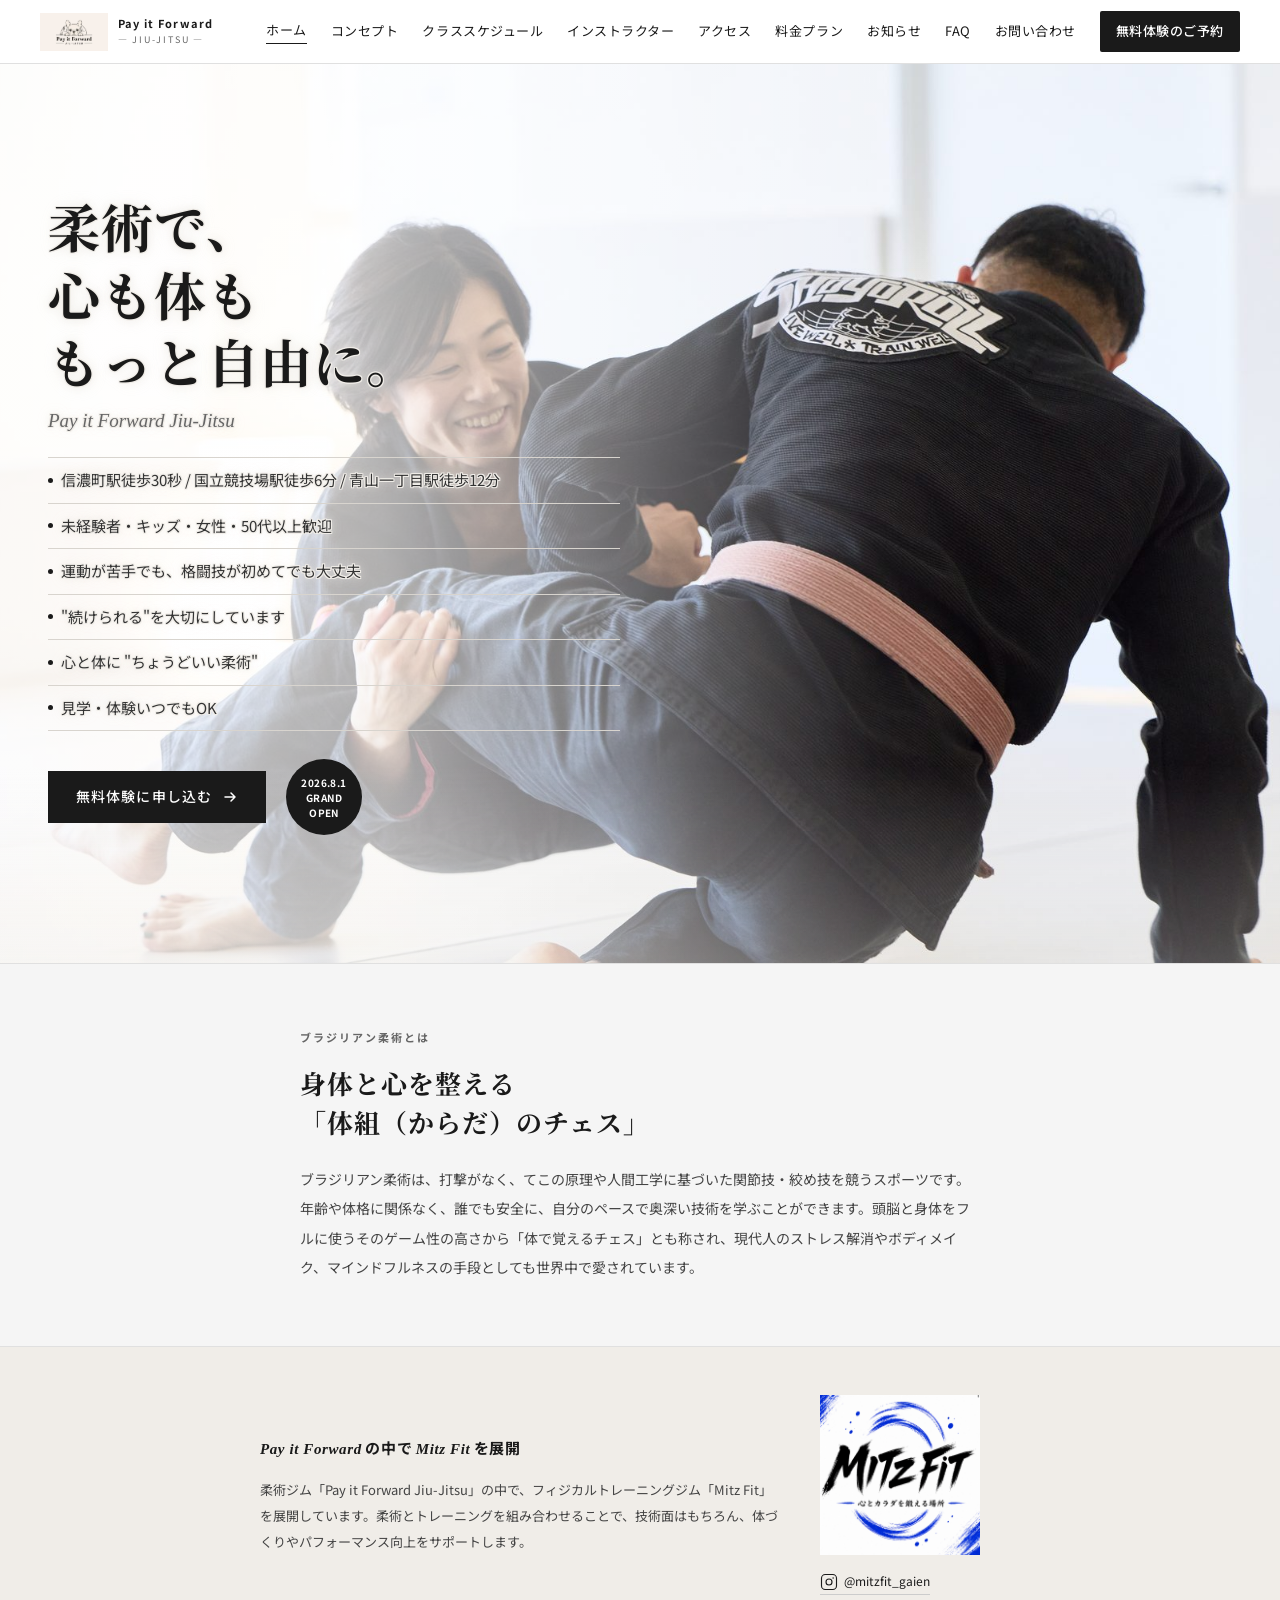
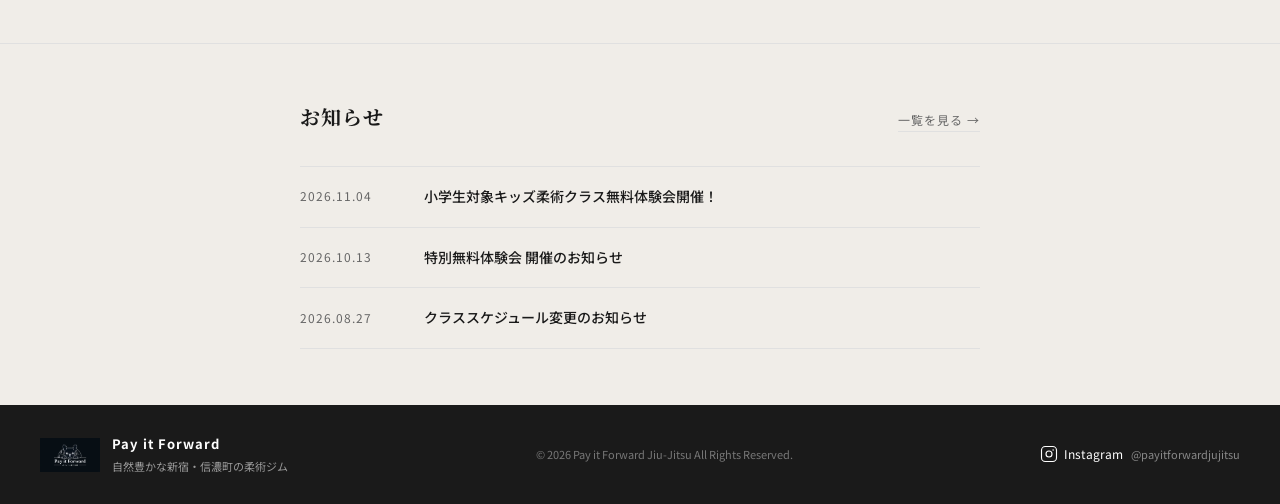
<file: index.html>
<!DOCTYPE html>
<html lang="ja">
<head>
    <meta charset="UTF-8">
  <meta name="color-scheme" content="light">
  <meta name="viewport" content="width=device-width, initial-scale=1.0">
  <meta name="description" content="東京都新宿区信濃町にあるブラジリアン柔術道場。初心者・女性・キッズ・50代以上歓迎。無料体験随時受付中。信濃町駅徒歩30秒。">
  <meta name="keywords" content="ブラジリアン柔術,柔術,信濃町,新宿,道場,初心者,女性,キッズ,体験,Pay it Forward">
  <meta name="robots" content="index, follow">
  <title>Pay it Forward JIU-JITSU｜東京・信濃町のブラジリアン柔術道場</title>

  <!-- OGP -->
  <meta property="og:type" content="website">
  <meta property="og:title" content="Pay it Forward JIU-JITSU｜東京・信濃町のブラジリアン柔術道場">
  <meta property="og:description" content="東京都新宿区信濃町にあるブラジリアン柔術道場。初心者・女性・キッズ・50代以上歓迎。無料体験随時受付中。信濃町駅徒歩30秒。">
  <meta property="og:url" content="https://payitforwardjiujitsu.com/">
  <meta property="og:image" content="https://payitforwardjiujitsu.com/logo.png">
  <meta property="og:site_name" content="Pay it Forward JIU-JITSU">
  <meta property="og:locale" content="ja_JP">

  <!-- Twitter Card -->
  <meta name="twitter:card" content="summary">
  <meta name="twitter:title" content="Pay it Forward JIU-JITSU｜東京・信濃町のブラジリアン柔術道場">
  <meta name="twitter:description" content="東京都新宿区信濃町にあるブラジリアン柔術道場。初心者・女性・キッズ・50代以上歓迎。無料体験随時受付中。信濃町駅徒歩30秒。">
  <meta name="twitter:image" content="https://payitforwardjiujitsu.com/logo.png">

  <link rel="canonical" href="https://payitforwardjiujitsu.com/">

  <!-- Favicon -->
  <link rel="icon" type="image/png" href="logo.png">
  <link rel="apple-touch-icon" href="logo.png">

  <!-- 表示速度最適化 -->
  <link rel="preconnect" href="https://fonts.googleapis.com">
  <link rel="preconnect" href="https://fonts.gstatic.com" crossorigin>
  <link rel="dns-prefetch" href="https://fonts.googleapis.com">
  <script type="application/ld+json">
  {
    "@context": "https://schema.org",
    "@type": "SportsActivityLocation",
    "name": "Pay it Forward JIU-JITSU",
    "description": "東京都新宿区信濃町のブラジリアン柔術道場。初心者・女性・キッズ・50代以上歓迎。",
    "url": "https://payitforwardjiujitsu.com/",
    "telephone": "",
    "email": "payitforwardjiujitsu@gmail.com",
    "address": {
      "@type": "PostalAddress",
      "streetAddress": "南元町19-2 信濃町外苑ビル201",
      "addressLocality": "新宿区",
      "addressRegion": "東京都",
      "postalCode": "160-0012",
      "addressCountry": "JP"
    },
    "openingHours": ["Mo-Fr 10:00-22:00", "Sa-Su 09:00-18:00"],
    "sameAs": [
      "https://www.instagram.com/payitforwardjiujitsu"
    ]
  }
  </script>

  <link rel="stylesheet" href="common.css">
  <style>
    /* ===== HERO =====
       ※Safari対策：.heroにflexを使わず、位置指定も inset ではなく top/right/bottom/left の
         個別指定にしている。ここを inset や flex に戻すと iOS Safari で左右分割に崩れる。 */
    .hero {
      position: relative;
      min-height: clamp(560px, 42vw, 760px);
      background: #f0ede8;
      overflow: hidden;
      padding: 72px 0;
    }

    /* PCは写真を画面いっぱい・左端まで見せる。文字の裏に敷き物は置かない */
    .hero-slider {
      position: absolute;
      top: 0;
      right: 0;
      bottom: 0;
      left: 0;
      width: 100%;
      height: 100%;
      overflow: hidden;
    }

    /* 下端のなじませ＋文字の範囲に白のもや（左が濃く、右に向かって消える） */
    .hero-veil {
      position: absolute;
      top: 0;
      right: 0;
      bottom: 0;
      left: 0;
      z-index: 1;
      pointer-events: none;
      background:
        linear-gradient(180deg, rgba(240,237,232,0) 78%, rgba(240,237,232,0.30) 100%),
        linear-gradient(90deg,
          rgba(255,255,255,0.72) 0%,
          rgba(255,255,255,0.66) 30%,
          rgba(255,255,255,0.44) 46%,
          rgba(255,255,255,0.20) 60%,
          rgba(255,255,255,0.05) 68%,
          rgba(255,255,255,0) 76%);
    }

    .hero-img {
      position: absolute;
      top: 0;
      right: 0;
      bottom: 0;
      left: 0;
      width: 100%;
      height: 100%;
      object-fit: cover;
      object-position: center 35%;
      opacity: 0;
      transition: opacity 1s ease-in-out;
    }

    /* ▼▼ 写真ごとの表示位置（調整はここだけ触ればOK） ▼▼
       PC・タブレット：上下が切れるので「縦位置」。数字が小さいほど写真の上側が見える
       スマホ縦：左右が切れるので「横位置」。数字が小さいほど写真の左側が見える */
    @media (min-width: 769px) {
      .hero-img[src="hero5.jpg"] { object-position: center 55%; } /* 道場全景 */
      .hero-img[src="hero1.jpg"] { object-position: center 35%; } /* 拳合わせ */
      .hero-img[src="hero2.jpg"] { object-position: center 40%; } /* スパーリング */
      .hero-img[src="hero3.jpg"] { object-position: center 45%; } /* 指導風景 */
      .hero-img[src="hero4.jpg"] { object-position: center 45%; } /* 窓辺の3人 */
    }

    @media (max-width: 768px) {
      .hero-img[src="hero5.jpg"] { object-position: 60% center; }
      .hero-img[src="hero1.jpg"] { object-position: 50% center; }
      .hero-img[src="hero2.jpg"] { object-position: 55% center; }
      .hero-img[src="hero3.jpg"] { object-position: 55% center; }
      .hero-img[src="hero4.jpg"] { object-position: 50% center; }
    }
    /* ▲▲ 写真ごとの表示位置ここまで ▲▲ */

    /* PC(1025px以上)のみ：小さい文字を読みやすいサイズに上げる */
    @media (min-width: 1025px) {
      .hero .hero-content { max-width: 620px; }
      .hero .hero-features li {
        font-size: 15px;
        color: #333;
        padding: 11px 0;
      }
      .hero .hero-sub-en { font-size: 19px; }
    }

    /* 769px以上（スマホ横向き・タブレット・PC）のみ：敷き物が無いぶん、黒文字をクリーム色(#f0ede8)の1pxフチ＋淡い光で浮かせる */
    @media (min-width: 769px) {
      .hero-heading {
        text-shadow:
          1px 0 0 #f0ede8, -1px 0 0 #f0ede8, 0 1px 0 #f0ede8, 0 -1px 0 #f0ede8,
          1px 1px 0 #f0ede8, -1px -1px 0 #f0ede8, 1px -1px 0 #f0ede8, -1px 1px 0 #f0ede8,
          0 0 8px rgba(240,237,232,0.95), 0 0 18px rgba(240,237,232,0.75);
      }
      .hero-sub-en,
      .hero-features li,
      .hero-info-item {
        text-shadow:
          1px 0 0 #f0ede8, -1px 0 0 #f0ede8, 0 1px 0 #f0ede8, 0 -1px 0 #f0ede8,
          1px 1px 0 #f0ede8, -1px -1px 0 #f0ede8, 1px -1px 0 #f0ede8, -1px 1px 0 #f0ede8,
          0 0 6px rgba(240,237,232,0.95), 0 0 14px rgba(240,237,232,0.8);
      }
    }

    .hero-img.is-active { opacity: 1; }
    .hero-img.is-hidden { display: none; }

    /* 動きを減らす設定のユーザーはフェードなし（1枚目固定はJS側で制御） */
    @media (prefers-reduced-motion: reduce) {
      .hero-img { transition: none; }
    }

    .hero-content {
      position: relative;
      z-index: 2;
      background: transparent; /* 写真の上に乗るので必ず透明。ベタ塗りにしないこと */
      padding: 56px 0 56px 48px;
      max-width: 500px;
    }

    .hero-heading {
      font-family: var(--font-serif);
      font-size: 52px;
      font-weight: 700;
      line-height: 1.3;
      letter-spacing: 0.02em;
      margin-bottom: 10px;
    }

    .hero-sub-en {
      font-family: 'Georgia', serif;
      font-size: 17px;
      font-style: italic;
      color: var(--gray-text);
      margin-bottom: 20px;
    }


    .hero-features {
      list-style: none;
      margin-bottom: 28px;
    }

    .hero-features li {
      font-size: 13px;
      color: #444;
      padding: 9px 0;
      border-bottom: 1px solid #d8d4ce;
      display: flex;
      align-items: center;
      gap: 8px;
      line-height: 1.5;
    }

    .hero-features li:first-child { border-top: 1px solid #d8d4ce; }

    .hero-features li::before {
      content: "";
      display: inline-block;
      width: 5px;
      height: 5px;
      border-radius: 50%;
      background: var(--black);
      flex-shrink: 0;
    }

    .hero-info {
      display: grid;
      grid-template-columns: 1fr 1fr;
      gap: 8px 12px;
      margin-bottom: 32px;
    }

    .hero-info-item {
      display: flex;
      align-items: center;
      gap: 6px;
      font-size: 12px;
      color: #555;
    }

    .hero-actions {
      display: flex;
      align-items: center;
      gap: 20px;
    }

    .hero-badge {
      width: 76px;
      height: 76px;
      border-radius: 50%;
      background: var(--black);
      color: var(--white);
      display: flex;
      flex-direction: column;
      align-items: center;
      justify-content: center;
      font-size: 10px;
      font-weight: 700;
      line-height: 1.5;
      text-align: center;
      letter-spacing: 0.04em;
      flex-shrink: 0;
    }

    /* ===== FEATURES ===== */
    .features {
      padding: 56px 40px;
      border-top: 1px solid var(--gray-mid);
    }

    .features-title {
      font-family: var(--font-serif);
      font-size: 18px;
      font-weight: 700;
      text-align: center;
      margin-bottom: 40px;
      letter-spacing: 0.06em;
    }

    .features-list {
      list-style: none;
      max-width: 400px;
      margin: 0 auto;
    }

    .features-list li {
      font-size: 15px;
      font-weight: 500;
      letter-spacing: 0.04em;
      padding: 14px 0;
      border-bottom: 1px solid var(--gray-mid);
      display: flex;
      align-items: center;
      gap: 12px;
    }

    .features-list li::before {
      content: "";
      display: inline-block;
      width: 6px;
      height: 6px;
      background: var(--black);
      border-radius: 50%;
      flex-shrink: 0;
    }

    .features-list li:first-child {
      border-top: 1px solid var(--gray-mid);
    }

    /* ===== TABLET / スマホ横向き（769〜1024px：PCと同じ全面表示。文字の幅だけ狭める） ===== */
    @media (max-width: 1024px) {
      .hero {
        min-height: clamp(420px, 52vw, 620px);
      }

      .hero-content {
        padding: 40px 0 40px 28px;
        max-width: 400px;
      }

      .hero-heading { font-size: 36px; }
      .hero-features li { font-size: 12px; padding: 7px 0; }
      .features { padding: 48px 24px; }
      .features-grid { gap: 28px; }
    }

    /* ===== SP ===== */
    @media (max-width: 768px) {
      .hero {
        min-height: auto;
        padding: 0;
      }

      /* SPは全面敷きをやめて、画像→テキストの縦並びに戻す */
      .hero-slider {
        position: relative;
        top: auto;
        right: auto;
        bottom: auto;
        left: auto;
        width: 100%;
        height: 280px;
      }

      .hero-img { object-position: center center; }
      .hero-veil { display: none; }

      .hero-content {
        padding: 36px 20px;
        max-width: 100%;
      }

      .hero-heading { font-size: 36px; }
      .hero-sub-en { font-size: 14px; }

      .hero-info {
        grid-template-columns: 1fr;
        gap: 8px;
      }

      .hero-actions { flex-wrap: wrap; }

      .features { padding: 40px 20px; }
      .features-grid { gap: 20px; }
      .feature-item { min-width: 72px; }
    }

    @media (max-width: 480px) {
      .hero-heading { font-size: 30px; }
      .features-grid {
        display: grid;
        grid-template-columns: repeat(3, 1fr);
        gap: 16px 8px;
      }
    }

    /* ===== NEWS (TOP) ===== */
    .news-top-wrap {
      background: #f0ede8;
      border-top: 1px solid var(--gray-mid);
    }

    .news-top {
      padding: 56px 40px;
      max-width: 760px;
      margin: 0 auto;
    }

    .news-top-header {
      display: flex;
      align-items: baseline;
      justify-content: space-between;
      margin-bottom: 32px;
    }

    .news-top-title {
      font-family: var(--font-serif);
      font-size: 20px;
      font-weight: 700;
      letter-spacing: 0.06em;
    }

    .news-top-more {
      font-size: 12px;
      letter-spacing: 0.08em;
      color: var(--gray-text);
      border-bottom: 1px solid var(--gray-mid);
      padding-bottom: 1px;
      transition: opacity 0.2s;
    }

    .news-top-more:hover { opacity: 0.6; }

    .news-top-list { list-style: none; }

    .news-top-item a {
      display: grid;
      grid-template-columns: 100px 1fr;
      gap: 24px;
      align-items: center;
      padding: 18px 0;
      border-bottom: 1px solid var(--gray-mid);
      transition: opacity 0.2s;
    }

    .news-top-item:first-child a { border-top: 1px solid var(--gray-mid); }
    .news-top-item a:hover { opacity: 0.55; }

    .news-top-date {
      font-size: 12px;
      color: var(--gray-text);
      letter-spacing: 0.08em;
      white-space: nowrap;
    }

    .news-top-name {
      font-size: 14px;
      font-weight: 500;
      color: var(--black);
    }

    @media (max-width: 768px) {
      .news-top { padding: 40px 20px; }
      .news-top-item a {
        grid-template-columns: 1fr;
        gap: 5px;
        padding: 16px 0;
      }
      .news-top-item:first-child a { border-top: 1px solid var(--gray-mid); }
    }

    /* ===== BJJ SECTION ===== */
    .bjj-section {
      padding: 64px 40px;
      border-top: 1px solid var(--gray-mid);
      background: var(--gray-light);
    }

    .bjj-inner {
      max-width: 680px;
      margin: 0 auto;
    }

    .bjj-eyebrow {
      font-size: 11px;
      font-weight: 700;
      letter-spacing: 0.18em;
      color: var(--gray-text);
      margin-bottom: 16px;
      text-transform: uppercase;
    }

    .bjj-heading {
      font-family: var(--font-serif);
      font-size: 26px;
      font-weight: 700;
      line-height: 1.5;
      letter-spacing: 0.04em;
      margin-bottom: 24px;
    }

    .bjj-body {
      font-size: 14px;
      line-height: 2.1;
      color: #444;
    }

    @media (max-width: 768px) {
      .bjj-section { padding: 48px 20px; }
      .bjj-heading { font-size: 20px; }
    }

    /* ===== MITZ FIT TOP ===== */
    .mitzfit-top {
      border-top: 1px solid var(--gray-mid);
      padding: 48px 40px;
      background: #f0ede8;
    }

    .mitzfit-top-inner {
      max-width: 760px;
      margin: 0 auto;
      display: grid;
      grid-template-columns: 1fr 200px;
      gap: 40px;
      align-items: center;
    }

    .mitzfit-top-label {
      font-size: 15px;
      font-weight: 700;
      letter-spacing: 0.04em;
      margin-bottom: 14px;
    }

    .mitzfit-top-label em {
      font-family: 'Georgia', serif;
      font-style: italic;
    }

    .mitzfit-top-body {
      font-size: 13px;
      line-height: 2;
      color: #444;
    }

    .mitzfit-top-logo {
      display: flex;
      flex-direction: row;
      align-items: center;
      gap: 16px;
      flex-wrap: wrap;
    }

    .mitzfit-top-logo img {
      width: 160px;
      object-fit: contain;
    }

    @media (max-width: 768px) {
      .mitzfit-top { padding: 40px 20px; }
      .mitzfit-top-inner {
        grid-template-columns: 1fr;
        gap: 20px;
      }
      .mitzfit-top-logo { flex-direction: column; align-items: flex-start; gap: 10px; }
      .mitzfit-top-logo img { width: 160px; }
    }

    .mitzfit-ig {
      display: inline-flex;
      align-items: center;
      gap: 6px;
      font-size: 12px;
      color: var(--black);
      transition: opacity 0.2s;
      border-bottom: 1px solid #ccc;
      padding-bottom: 2px;
    }

    .mitzfit-ig:hover { opacity: 0.6; }
  </style>
</head>
<body>
  <div class="page-wrapper">

    <!-- HEADER -->
    <header class="site-header">
      <a href="index.html" class="site-logo">
        <img src="logo.png" alt="Pay it Forward Jiu-Jitsu ロゴ">
        <div><div class="logo-text">Pay it Forward</div><div class="logo-sub">— JIU-JITSU —</div></div>
      </a>
      <nav class="site-nav">
        <a href="index.html" class="active">ホーム</a>
        <a href="concept.html">コンセプト</a>
        <a href="schedule.html">クラススケジュール</a>
        <a href="instructor.html">インストラクター</a>
        <a href="access.html">アクセス</a>
        <a href="pricing.html">料金プラン</a>
        <a href="news.html">お知らせ</a>
        <a href="faq.html">FAQ</a>
        <a href="contact.html">お問い合わせ</a>
        <a href="contact.html" class="btn-cta">無料体験のご予約</a>
      </nav>
      <button class="hamburger" id="hamburger" aria-label="メニューを開く">
        <span></span><span></span><span></span>
      </button>
    </header>

    <!-- MOBILE MENU -->
    <div class="mobile-menu" id="mobileMenu">
      <a href="index.html">ホーム</a>
      <a href="concept.html">コンセプト</a>
      <a href="schedule.html">クラススケジュール</a>
      <a href="instructor.html">インストラクター</a>
      <a href="access.html">アクセス</a>
      <a href="pricing.html">料金プラン</a>
      <a href="news.html">お知らせ</a>
      <a href="faq.html">FAQ</a>
      <a href="contact.html">お問い合わせ</a>
      <a href="contact.html" class="btn-cta">無料体験のご予約</a>
    </div>

    <main>

      <!-- HERO -->
      <!-- BUILD-ID: hero-fullbleed-v11 -->
      <section class="hero" data-build="hero-fullbleed-v18">
        <div class="hero-slider" id="heroSlider">
          <!-- 表示順：道場全景 → 拳合わせ → スパーリング → 指導風景 → 窓辺の3人 -->
          <img src="hero5.jpg" alt="Pay it Forward JIU-JITSU の道場" class="hero-img hero-slide is-active">
          <img src="hero1.jpg" alt="柔術の練習風景" class="hero-img hero-slide">
          <img src="hero2.jpg" alt="" class="hero-img hero-slide">
          <img src="hero3.jpg" alt="" class="hero-img hero-slide">
          <img src="hero4.jpg" alt="" class="hero-img hero-slide">
        </div>
        <div class="hero-veil"></div>
        <div class="hero-content">
          <h1 class="hero-heading">柔術で、<br>心も体も<br>もっと自由に。</h1>
          <p class="hero-sub-en">Pay it Forward Jiu-Jitsu</p>
          <ul class="hero-features">
            <li>信濃町駅徒歩30秒 / 国立競技場駅徒歩6分 / 青山一丁目駅徒歩12分</li>
            <li>未経験者・キッズ・女性・50代以上歓迎</li>
            <li>運動が苦手でも、格闘技が初めてでも大丈夫</li>
            <li>"続けられる"を大切にしています</li>
            <li>心と体に "ちょうどいい柔術"</li>
            <li>見学・体験いつでもOK</li>
          </ul>

          <div class="hero-actions">
            <a href="contact.html" class="btn-primary">
              無料体験に申し込む
              <svg width="16" height="16" viewBox="0 0 16 16" fill="none"><path d="M3 8h10M9 4l4 4-4 4" stroke="#fff" stroke-width="1.5" stroke-linecap="round" stroke-linejoin="round"/></svg>
            </a>
            <div class="hero-badge">2026.8.1<br>GRAND<br>OPEN</div>
          </div>
        </div>
      </section>




      <!-- BJJ SECTION -->
      <section class="bjj-section">
        <div class="bjj-inner">
          <p class="bjj-eyebrow">ブラジリアン柔術とは</p>
          <h2 class="bjj-heading">身体と心を整える<br>「体組（からだ）のチェス」</h2>
          <p class="bjj-body">ブラジリアン柔術は、打撃がなく、てこの原理や人間工学に基づいた関節技・絞め技を競うスポーツです。年齢や体格に関係なく、誰でも安全に、自分のペースで奥深い技術を学ぶことができます。頭脳と身体をフルに使うそのゲーム性の高さから「体で覚えるチェス」とも称され、現代人のストレス解消やボディメイク、マインドフルネスの手段としても世界中で愛されています。</p>
        </div>
      </section>

      <!-- MITZ FIT -->
      <section class="mitzfit-top">
        <div class="mitzfit-top-inner">
          <div class="mitzfit-top-text">
            <p class="mitzfit-top-label"><em>Pay it Forward</em> の中で <em>Mitz Fit</em> を展開</p>
            <p class="mitzfit-top-body">柔術ジム「Pay it Forward Jiu-Jitsu」の中で、フィジカルトレーニングジム「Mitz Fit」を展開しています。柔術とトレーニングを組み合わせることで、技術面はもちろん、体づくりやパフォーマンス向上をサポートします。</p>
          </div>
          <div class="mitzfit-top-logo">
            <a href="https://mitzfittokyo.com/" target="_blank" rel="noopener" class="mitzfit-logo-link">
              <img src="5.jpg" loading="lazy" alt="Mitz Fit ロゴ">
            </a>
            <a href="https://www.instagram.com/mitzfit_gaien?igsh=MWZiM3Vud2s0aWNnYQ==" target="_blank" rel="noopener" class="mitzfit-ig">
              <svg width="18" height="18" viewBox="0 0 24 24" fill="none"><rect x="2" y="2" width="20" height="20" rx="5" stroke="#1a1a1a" stroke-width="1.5"/><circle cx="12" cy="12" r="4" stroke="#1a1a1a" stroke-width="1.5"/><circle cx="17.5" cy="6.5" r="1" fill="#1a1a1a"/></svg>
              @mitzfit_gaien
            </a>
          </div>
        </div>
      </section>

      <!-- NEWS -->
      <div class="news-top-wrap">
      <section class="news-top">
        <div class="news-top-header">
          <h2 class="news-top-title">お知らせ</h2>
          <a href="news.html" class="news-top-more">一覧を見る →</a>
        </div>
        <ul class="news-top-list" id="newsTopList">
          <li style="padding:20px 0;font-size:13px;color:var(--gray-text);">読み込み中...</li>
        </ul>
      </section>
      </div>

    </main>

    <!-- FOOTER -->
    <footer class="site-footer">
      <div class="footer-logo">
        <img src="logo.png" alt="ロゴ">
        <div>
          <div class="footer-logo-name">Pay it Forward</div>
          <div class="footer-logo-tagline">自然豊かな新宿・信濃町の柔術ジム</div>
        </div>
      </div>
      <div class="footer-copy">&copy; 2026 Pay it Forward Jiu-Jitsu All Rights Reserved.</div>
      <div class="footer-sns">
        <a href="https://www.instagram.com/payitforwardjiujitsu?igsh=d3Uzd296cXIxdXo=" target="_blank" rel="noopener">
          <svg width="18" height="18" viewBox="0 0 24 24" fill="none"><rect x="2" y="2" width="20" height="20" rx="5" stroke="white" stroke-width="1.5"/><circle cx="12" cy="12" r="4" stroke="white" stroke-width="1.5"/><circle cx="17.5" cy="6.5" r="1" fill="white"/></svg>
          Instagram
        </a>
        <span class="footer-sns-handle">@payitforwardjujitsu</span>
      </div>
    </footer>

  </div>

  <script src="news-data.js?v=20261104"></script>
  <script>
    // ===== ハンバーガー =====
    const ham = document.getElementById('hamburger');
    const menu = document.getElementById('mobileMenu');
    ham.addEventListener('click', function() {
      ham.classList.toggle('open');
      menu.classList.toggle('open');
      document.body.classList.toggle('menu-open');
    });
    menu.querySelectorAll('a').forEach(function(a) {
      a.addEventListener('click', function() {
        ham.classList.remove('open');
        menu.classList.remove('open');
        document.body.classList.remove('menu-open');
      });
    });

    // ===== お知らせデータ =====
    // データ本体は news-data.js にあります（3ページ共通・ここには書かない）

    // ===== TOP 最新3件表示 =====
    (function() {
      function fmt(s) {
        var d = new Date(s);
        return d.getFullYear() + '.' + String(d.getMonth()+1).padStart(2,'0') + '.' + String(d.getDate()).padStart(2,'0');
      }
      var data = NEWS_DATA.slice().sort(function(a,b){ return new Date(b.date) - new Date(a.date); });
      var list = document.getElementById('newsTopList');
      list.innerHTML = '';
      data.slice(0,3).forEach(function(item) {
        var li = document.createElement('li');
        li.className = 'news-top-item';
        li.innerHTML = '<a href="news-detail.html?id=' + item.id + '"><span class="news-top-date">' + fmt(item.date) + '</span><span class="news-top-name">' + item.title + '</span></a>';
        list.appendChild(li);
      });
    })();
  
    // ===== ヒーロースライドショー =====
    // hero1.jpg〜hero5.jpg のうち、読み込めたものだけを順に表示する。
    (function() {
      var INTERVAL = 3000; // 切替間隔ms（変更はここだけ）
      var slider = document.getElementById('heroSlider');
      if (!slider) return;

      var imgs = Array.prototype.slice.call(slider.querySelectorAll('.hero-slide'));
      if (!imgs.length) return;

      var reduce = window.matchMedia && window.matchMedia('(prefers-reduced-motion: reduce)').matches;
      var settled = 0;
      var current = 0; // 1枚目にis-activeが付いている前提

      function ok(img) { return !img.dataset.broken; }

      function fail(img) {
        img.dataset.broken = '1';
        img.classList.add('is-hidden');
        img.classList.remove('is-active');
      }

      function show(i) {
        if (current === i) return;
        if (current >= 0) imgs[current].classList.remove('is-active');
        imgs[i].classList.add('is-active');
        current = i;
      }

      function settle() {
        settled++;
        if (settled < imgs.length) return; // 全枚数の成否が確定してから判定

        var valid = imgs.filter(ok);
        if (!valid.length) return;
        if (!ok(imgs[current])) {          // 1枚目が無い場合は次の有効画像へ
          current = -1;
          show(imgs.indexOf(valid[0]));
        }
        if (reduce || valid.length < 2) return; // 動き抑制設定 or 有効1枚なら固定

        setInterval(function() {
          var next = current;
          do { next = (next + 1) % imgs.length; } while (!ok(imgs[next]) && next !== current);
          if (next !== current) show(next);
        }, INTERVAL);
      }

      imgs.forEach(function(img) {
        if (img.complete) {
          if (!img.naturalWidth) fail(img);
          settle();
        } else {
          img.addEventListener('load', settle);
          img.addEventListener('error', function() { fail(img); settle(); });
        }
      });
    })();
  </script>
</body>
</html>
</file>
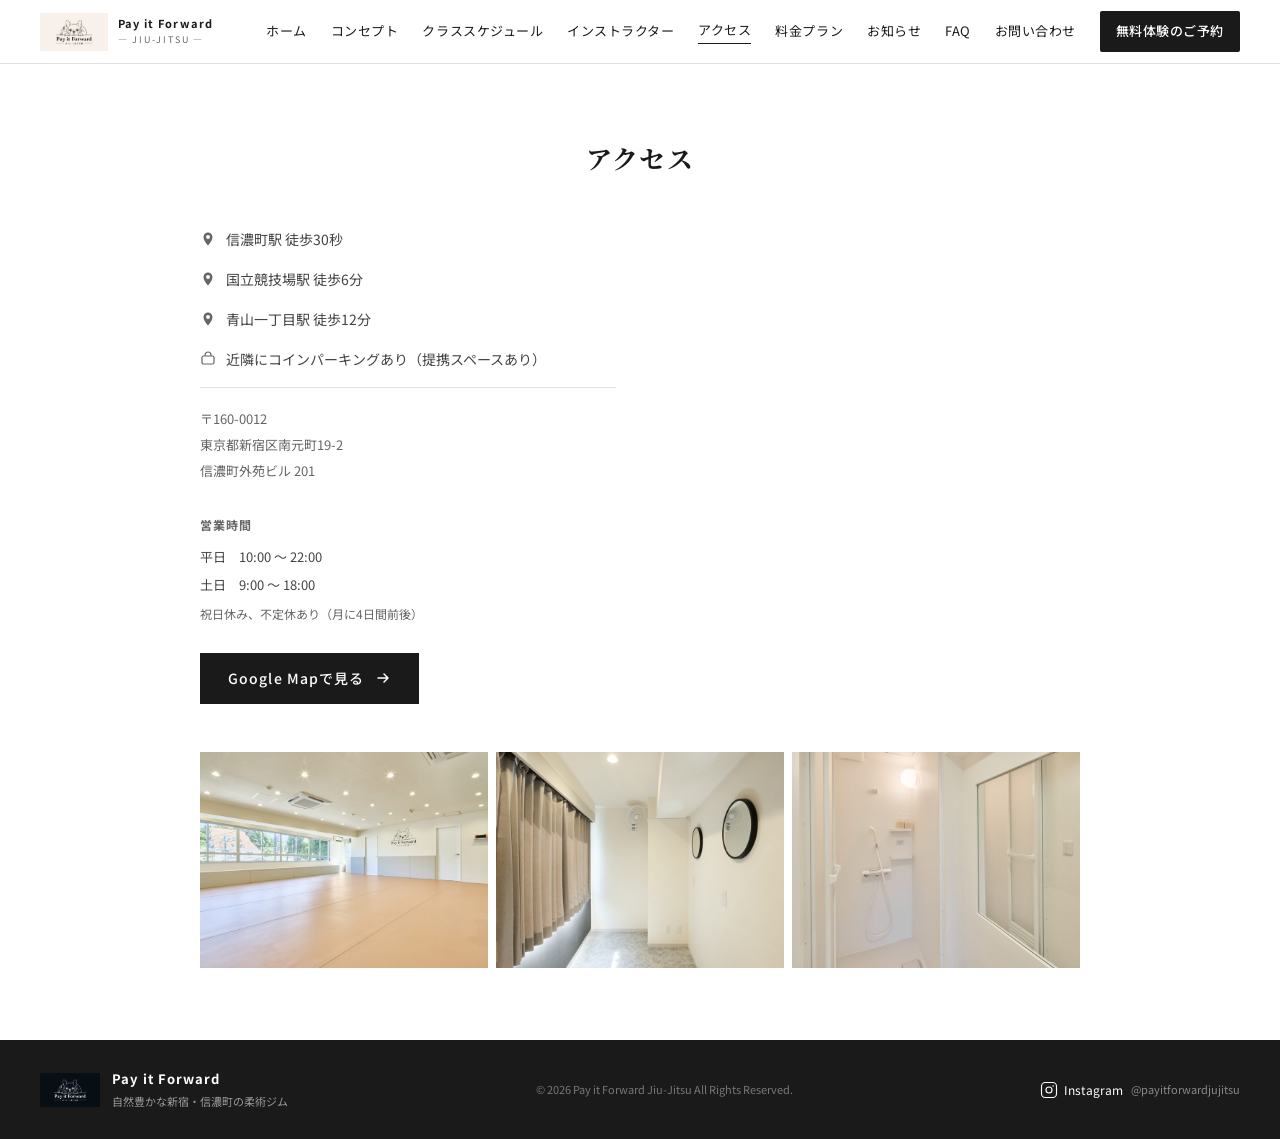
<file: access.html>
<!DOCTYPE html>
<html lang="ja">
<head>
    <meta charset="UTF-8">
  <meta name="color-scheme" content="light">
  <meta name="viewport" content="width=device-width, initial-scale=1.0">
  <meta name="description" content="東京都新宿区南元町19-2 信濃町外苑ビル201（Mitz Fit内）。信濃町駅徒歩30秒、国立競技場駅徒歩6分。営業時間：平日10:00〜22:00、土日9:00〜18:00。">
  <meta name="keywords" content="アクセス,信濃町,新宿区南元町,柔術,道場,地図,営業時間">
  <meta name="robots" content="index, follow">
  <title>アクセス｜Pay it Forward JIU-JITSU｜信濃町駅徒歩30秒</title>

  <!-- OGP -->
  <meta property="og:type" content="website">
  <meta property="og:title" content="アクセス｜Pay it Forward JIU-JITSU｜信濃町駅徒歩30秒">
  <meta property="og:description" content="東京都新宿区南元町19-2 信濃町外苑ビル201（Mitz Fit内）。信濃町駅徒歩30秒、国立競技場駅徒歩6分。営業時間：平日10:00〜22:00、土日9:00〜18:00。">
  <meta property="og:url" content="https://payitforwardjiujitsu.com/access.html">
  <meta property="og:image" content="https://payitforwardjiujitsu.com/logo.png">
  <meta property="og:site_name" content="Pay it Forward JIU-JITSU">
  <meta property="og:locale" content="ja_JP">

  <!-- Twitter Card -->
  <meta name="twitter:card" content="summary">
  <meta name="twitter:title" content="アクセス｜Pay it Forward JIU-JITSU｜信濃町駅徒歩30秒">
  <meta name="twitter:description" content="東京都新宿区南元町19-2 信濃町外苑ビル201（Mitz Fit内）。信濃町駅徒歩30秒、国立競技場駅徒歩6分。営業時間：平日10:00〜22:00、土日9:00〜18:00。">
  <meta name="twitter:image" content="https://payitforwardjiujitsu.com/logo.png">

  <link rel="canonical" href="https://payitforwardjiujitsu.com/access.html">

  <!-- Favicon -->
  <link rel="icon" type="image/png" href="logo.png">
  <link rel="apple-touch-icon" href="logo.png">

  <!-- 表示速度最適化 -->
  <link rel="preconnect" href="https://fonts.googleapis.com">
  <link rel="preconnect" href="https://fonts.gstatic.com" crossorigin>
  <link rel="dns-prefetch" href="https://fonts.googleapis.com">

  <link rel="stylesheet" href="common.css">
  <style>
    .access-section {
      padding: 72px 40px;
      max-width: 960px;
      margin: 0 auto;
    }

    /* 住所左・地図右 */
    .access-layout {
      display: grid;
      grid-template-columns: 1fr 1fr;
      gap: 48px;
      margin-bottom: 48px;
      align-items: start;
    }

    .access-info-item {
      display: flex;
      align-items: flex-start;
      gap: 10px;
      font-size: 14px;
      line-height: 1.7;
      margin-bottom: 16px;
      color: #444;
    }

    .access-info-item svg { flex-shrink: 0; margin-top: 3px; }

    .access-address {
      border-top: 1px solid var(--gray-mid);
      padding-top: 18px;
      margin-top: 8px;
      margin-bottom: 28px;
      font-size: 13px;
      color: var(--gray-text);
      line-height: 2;
    }

    /* 地図 */
    .access-map {
      width: 100%;
      aspect-ratio: 4/3;
      overflow: hidden;
      min-height: 280px;
    }

    .access-map img {
      width: 100%;
      height: 100%;
      object-fit: cover;
    }

    /* 施設写真 3枚 */
    .access-photos {
      display: grid;
      grid-template-columns: repeat(3, 1fr);
      gap: 8px;
    }

    .access-photos img {
      width: 100%;
      aspect-ratio: 4/3;
      object-fit: cover;
    }

    /* ===== TABLET ===== */
    @media (max-width: 1024px) {
      .access-section { padding: 56px 24px; }
      .access-layout { gap: 28px; }
    }

    /* ===== SP ===== */
    @media (max-width: 768px) {
      .access-section { padding: 40px 20px; }

      .access-layout {
        grid-template-columns: 1fr;
        gap: 28px;
        margin-bottom: 32px;
      }

      .access-map { aspect-ratio: 16/9; }
      .access-photos { gap: 6px; }
    }

    @media (max-width: 480px) {
      .access-photos {
        grid-template-columns: 1fr;
        gap: 8px;
      }
      .access-photos img { aspect-ratio: 16/9; }
    }
  </style>
</head>
<body>
  <div class="page-wrapper">

    <header class="site-header">
      <a href="index.html" class="site-logo">
        <img src="logo.png" alt="Pay it Forward Jiu-Jitsu ロゴ">
        <div><div class="logo-text">Pay it Forward</div><div class="logo-sub">— JIU-JITSU —</div></div>
      </a>
      <nav class="site-nav">
        <a href="index.html">ホーム</a>
        <a href="concept.html">コンセプト</a>
        <a href="schedule.html">クラススケジュール</a>
        <a href="instructor.html">インストラクター</a>
        <a href="access.html" class="active">アクセス</a>
        <a href="pricing.html">料金プラン</a>
        <a href="news.html">お知らせ</a>
        <a href="faq.html">FAQ</a>
        <a href="contact.html">お問い合わせ</a>
        <a href="contact.html" class="btn-cta">無料体験のご予約</a>
      </nav>
      <button class="hamburger" id="hamburger" aria-label="メニュー"><span></span><span></span><span></span></button>
    </header>

    <div class="mobile-menu" id="mobileMenu">
      <a href="index.html">ホーム</a>
      <a href="concept.html">コンセプト</a>
      <a href="schedule.html">クラススケジュール</a>
      <a href="instructor.html">インストラクター</a>
      <a href="access.html">アクセス</a>
      <a href="pricing.html">料金プラン</a>
      <a href="news.html">お知らせ</a>
      <a href="faq.html">FAQ</a>
      <a href="contact.html">お問い合わせ</a>
      <a href="contact.html" class="btn-cta">無料体験のご予約</a>
    </div>

    <main>
      <section class="access-section">
        <h1 class="section-title">アクセス</h1>

        <div class="access-layout">
          <div>
            <div class="access-info-item">
              <svg width="16" height="16" viewBox="0 0 16 16" fill="none"><path d="M8 1.5C5.52 1.5 3.5 3.52 3.5 6c0 3.75 4.5 8.5 4.5 8.5S12.5 9.75 12.5 6c0-2.48-2.02-4.5-4.5-4.5zM8 8a2 2 0 1 1 0-4 2 2 0 0 1 0 4z" fill="#666"/></svg>
              信濃町駅 徒歩30秒
            </div>
            <div class="access-info-item">
              <svg width="16" height="16" viewBox="0 0 16 16" fill="none"><path d="M8 1.5C5.52 1.5 3.5 3.52 3.5 6c0 3.75 4.5 8.5 4.5 8.5S12.5 9.75 12.5 6c0-2.48-2.02-4.5-4.5-4.5zM8 8a2 2 0 1 1 0-4 2 2 0 0 1 0 4z" fill="#666"/></svg>
              国立競技場駅 徒歩6分
            </div>
            <div class="access-info-item">
              <svg width="16" height="16" viewBox="0 0 16 16" fill="none"><path d="M8 1.5C5.52 1.5 3.5 3.52 3.5 6c0 3.75 4.5 8.5 4.5 8.5S12.5 9.75 12.5 6c0-2.48-2.02-4.5-4.5-4.5zM8 8a2 2 0 1 1 0-4 2 2 0 0 1 0 4z" fill="#666"/></svg>
              青山一丁目駅 徒歩12分
            </div>
            <div class="access-info-item">
              <svg width="16" height="16" viewBox="0 0 16 16" fill="none"><rect x="2" y="5" width="12" height="8" rx="1.5" stroke="#666" stroke-width="1.2"/><path d="M5 5V4a3 3 0 0 1 6 0v1" stroke="#666" stroke-width="1.2"/></svg>
              近隣にコインパーキングあり（提携スペースあり）
            </div>

            <div class="access-address">
              〒160-0012<br>
              東京都新宿区南元町19-2<br>
              信濃町外苑ビル 201<br>
            </div>

            <div style="margin-bottom:24px;font-size:13px;line-height:2.2;color:#444;"><div style="font-weight:700;font-size:12px;letter-spacing:0.08em;color:var(--gray-text);margin-bottom:4px;">営業時間</div>平日　10:00 〜 22:00<br>土日　9:00 〜 18:00<br><span style="font-size:12px;color:var(--gray-text);">祝日休み、不定休あり（月に4日間前後）</span></div>
            <a href="https://maps.google.com/maps?q=東京都新宿区南元町19-2+信濃町外苑ビル201" target="_blank" rel="noopener" class="btn-primary">
              Google Mapで見る
              <svg width="16" height="16" viewBox="0 0 16 16" fill="none"><path d="M3 8h10M9 4l4 4-4 4" stroke="#fff" stroke-width="1.5" stroke-linecap="round" stroke-linejoin="round"/></svg>
            </a>
          </div>

          <div class="access-map">
            <iframe
              src="https://maps.google.com/maps?q=%E6%9D%B1%E4%BA%AC%E9%83%BD%E6%96%B0%E5%AE%BF%E5%8C%BA%E5%8D%97%E5%85%83%E7%94%BA19-2+%E4%BF%A1%E6%BF%83%E7%94%BA%E5%A4%96%E8%8B%91%E3%83%93%E3%83%AB201&output=embed&z=17"
              width="100%"
              height="100%"
              style="border:0; display:block;"
              allowfullscreen=""
              loading="lazy"
              referrerpolicy="no-referrer-when-downgrade"
              title="Pay it Forward Jiu-Jitsu アクセスマップ">
            </iframe>
          </div>
        </div>

        <!-- 施設写真 -->
        <div class="access-photos">
          <!-- 9.jpg: 外観・入口 -->
          <img src="9.jpg" loading="lazy" alt="館内の様子">
          <!-- 10.jpg: 道場内部 -->
          <img src="10.jpg" loading="lazy" alt="道場内部">
          <!-- 11.jpg: 設備・ロッカー -->
          <img src="11.jpg" loading="lazy" alt="シャワールーム">
        </div>

      </section>
    </main>

    <footer class="site-footer">
      <div class="footer-logo">
        <img src="logo.png" alt="ロゴ">
        <div><div class="footer-logo-name">Pay it Forward</div><div class="footer-logo-tagline">自然豊かな新宿・信濃町の柔術ジム</div></div>
      </div>
      <div class="footer-copy">&copy; 2026 Pay it Forward Jiu-Jitsu All Rights Reserved.</div>
      <div class="footer-sns">
        <a href="#"><svg width="18" height="18" viewBox="0 0 24 24" fill="none"><rect x="2" y="2" width="20" height="20" rx="5" stroke="white" stroke-width="1.5"/><circle cx="12" cy="12" r="4" stroke="white" stroke-width="1.5"/><circle cx="17.5" cy="6.5" r="1" fill="white"/></svg>Instagram</a>
        <span class="footer-sns-handle">@payitforwardjujitsu</span>
      </div>
    </footer>

  </div>
  <script>
    var ham = document.getElementById('hamburger');
    var menu = document.getElementById('mobileMenu');
    ham.addEventListener('click', function() { ham.classList.toggle('open'); menu.classList.toggle('open'); document.body.classList.toggle('menu-open'); });
    menu.querySelectorAll('a').forEach(function(a) { a.addEventListener('click', function() { ham.classList.remove('open'); menu.classList.remove('open'); document.body.classList.remove('menu-open'); }); });
  </script>
</body>
</html>
</file>
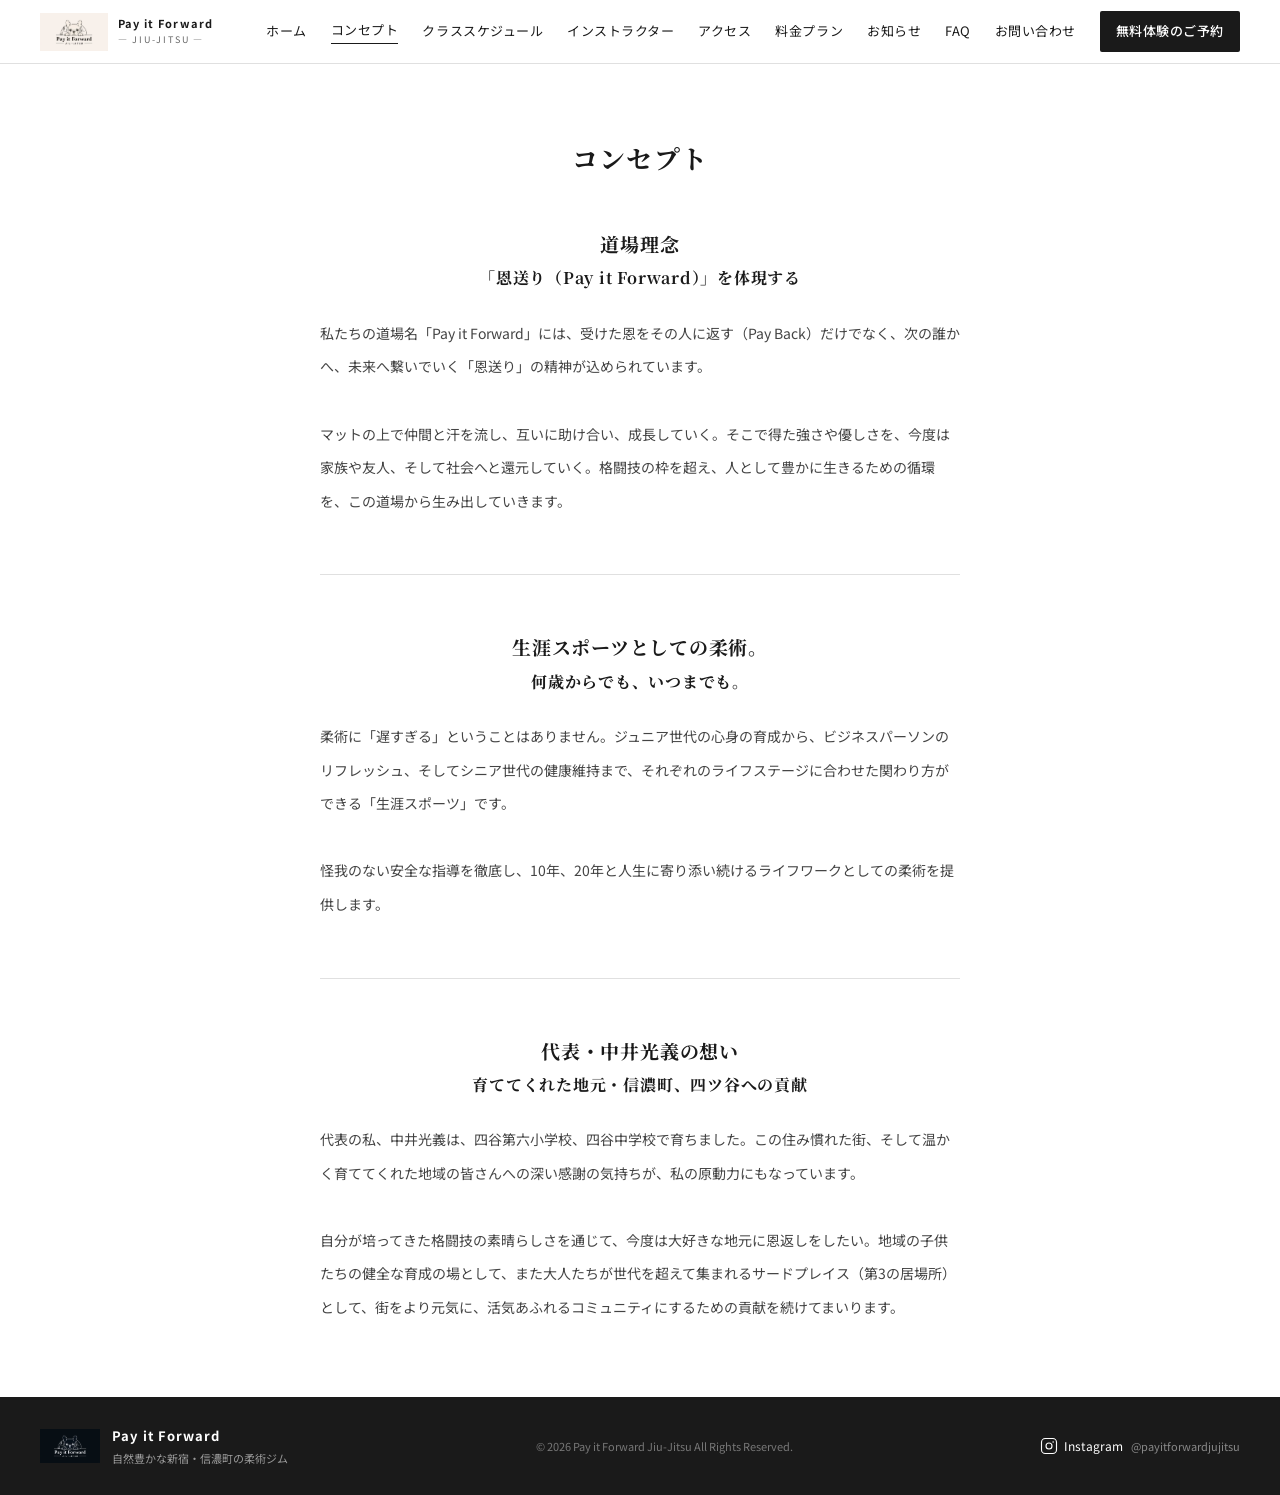
<file: concept.html>
<!DOCTYPE html>
<html lang="ja">
<head>
    <meta charset="UTF-8">
  <meta name="color-scheme" content="light">
  <meta name="viewport" content="width=device-width, initial-scale=1.0">
  <meta name="description" content="「恩送り」を道場理念に掲げるPay it Forward JIU-JITSUのコンセプト。生涯スポーツとしての柔術を、信濃町・四ツ谷の地域に根ざして提供します。">
  <meta name="keywords" content="柔術,コンセプト,恩送り,生涯スポーツ,信濃町,四ツ谷,中井光義">
  <meta name="robots" content="index, follow">
  <title>コンセプト｜Pay it Forward JIU-JITSU</title>

  <!-- OGP -->
  <meta property="og:type" content="website">
  <meta property="og:title" content="コンセプト｜Pay it Forward JIU-JITSU">
  <meta property="og:description" content="「恩送り」を道場理念に掲げるPay it Forward JIU-JITSUのコンセプト。生涯スポーツとしての柔術を、信濃町・四ツ谷の地域に根ざして提供します。">
  <meta property="og:url" content="https://payitforwardjiujitsu.com/concept.html">
  <meta property="og:image" content="https://payitforwardjiujitsu.com/logo.png">
  <meta property="og:site_name" content="Pay it Forward JIU-JITSU">
  <meta property="og:locale" content="ja_JP">

  <!-- Twitter Card -->
  <meta name="twitter:card" content="summary">
  <meta name="twitter:title" content="コンセプト｜Pay it Forward JIU-JITSU">
  <meta name="twitter:description" content="「恩送り」を道場理念に掲げるPay it Forward JIU-JITSUのコンセプト。生涯スポーツとしての柔術を、信濃町・四ツ谷の地域に根ざして提供します。">
  <meta name="twitter:image" content="https://payitforwardjiujitsu.com/logo.png">

  <link rel="canonical" href="https://payitforwardjiujitsu.com/concept.html">

  <!-- Favicon -->
  <link rel="icon" type="image/png" href="logo.png">
  <link rel="apple-touch-icon" href="logo.png">

  <!-- 表示速度最適化 -->
  <link rel="preconnect" href="https://fonts.googleapis.com">
  <link rel="preconnect" href="https://fonts.gstatic.com" crossorigin>
  <link rel="dns-prefetch" href="https://fonts.googleapis.com">

  <link rel="stylesheet" href="common.css">
  <style>
    .concept-section {
      padding: 72px 40px;
      max-width: 1080px;
      margin: 0 auto;
    }

    .concept-block {
      max-width: 640px;
      margin: 0 auto 56px;
      padding-bottom: 56px;
      border-bottom: 1px solid var(--gray-mid);
      text-align: center;
    }

    .concept-block:last-child {
      border-bottom: none;
      margin-bottom: 0;
      padding-bottom: 0;
    }

    .concept-block-title-sub {
      font-size: 16px;
      font-weight: 700;
    }

    .concept-block-title {
      font-family: var(--font-serif);
      font-size: 19px;
      font-weight: 700;
      line-height: 1.7;
      letter-spacing: 0.04em;
      margin-bottom: 24px;
    }

    .concept-block-body {
      font-size: 14px;
      line-height: 2.4;
      color: #444;
      text-align: left;
      display: inline-block;
      text-align-last: left;
    }

    /* ===== TABLET ===== */
    @media (max-width: 1024px) {
      .concept-section { padding: 56px 24px; }
      .concept-block-title-sub {
      font-size: 16px;
      font-weight: 700;
    }

    .concept-block-title { font-size: 18px; }
    }

    /* ===== SP ===== */
    @media (max-width: 768px) {
      .concept-section { padding: 40px 20px; }
      .concept-block { margin-bottom: 44px; padding-bottom: 44px; }
      .concept-block-title-sub {
      font-size: 16px;
      font-weight: 700;
    }

    .concept-block-title { font-size: 16px; }
      .concept-block-body { font-size: 13px; line-height: 2.2; }
    }
  </style>
</head>
<body>
  <div class="page-wrapper">

    <header class="site-header">
      <a href="index.html" class="site-logo">
        <img src="logo.png" alt="Pay it Forward Jiu-Jitsu ロゴ">
        <div><div class="logo-text">Pay it Forward</div><div class="logo-sub">— JIU-JITSU —</div></div>
      </a>
      <nav class="site-nav">
        <a href="index.html">ホーム</a>
        <a href="concept.html" class="active">コンセプト</a>
        <a href="schedule.html">クラススケジュール</a>
        <a href="instructor.html">インストラクター</a>
        <a href="access.html">アクセス</a>
        <a href="pricing.html">料金プラン</a>
        <a href="news.html">お知らせ</a>
        <a href="faq.html">FAQ</a>
        <a href="contact.html">お問い合わせ</a>
        <a href="contact.html" class="btn-cta">無料体験のご予約</a>
      </nav>
      <button class="hamburger" id="hamburger" aria-label="メニュー"><span></span><span></span><span></span></button>
    </header>

    <div class="mobile-menu" id="mobileMenu">
      <a href="index.html">ホーム</a>
      <a href="concept.html">コンセプト</a>
      <a href="schedule.html">クラススケジュール</a>
      <a href="instructor.html">インストラクター</a>
      <a href="access.html">アクセス</a>
      <a href="pricing.html">料金プラン</a>
      <a href="news.html">お知らせ</a>
      <a href="faq.html">FAQ</a>
      <a href="contact.html">お問い合わせ</a>
      <a href="contact.html" class="btn-cta">無料体験のご予約</a>
    </div>

    <main>
      <section class="concept-section">
        <h1 class="section-title">コンセプト</h1>

        <div class="concept-block">
          <h3 class="concept-block-title">道場理念<br><span class="concept-block-title-sub">「恩送り（Pay it Forward）」を体現する</span></h3>
          <p class="concept-block-body">私たちの道場名「Pay it Forward」には、受けた恩をその人に返す（Pay Back）だけでなく、次の誰かへ、未来へ繋いでいく「恩送り」の精神が込められています。<br><br>マットの上で仲間と汗を流し、互いに助け合い、成長していく。そこで得た強さや優しさを、今度は家族や友人、そして社会へと還元していく。格闘技の枠を超え、人として豊かに生きるための循環を、この道場から生み出していきます。</p>
        </div>

        <div class="concept-block">
          <h3 class="concept-block-title">生涯スポーツとしての柔術。<br><span class="concept-block-title-sub">何歳からでも、いつまでも。</span></h3>
          <p class="concept-block-body">柔術に「遅すぎる」ということはありません。ジュニア世代の心身の育成から、ビジネスパーソンのリフレッシュ、そしてシニア世代の健康維持まで、それぞれのライフステージに合わせた関わり方ができる「生涯スポーツ」です。<br><br>怪我のない安全な指導を徹底し、10年、20年と人生に寄り添い続けるライフワークとしての柔術を提供します。</p>
        </div>

        <div class="concept-block">
          <h3 class="concept-block-title">代表・中井光義の想い<br><span class="concept-block-title-sub">育ててくれた地元・信濃町、四ツ谷への貢献</span></h3>
          <p class="concept-block-body">代表の私、中井光義は、四谷第六小学校、四谷中学校で育ちました。この住み慣れた街、そして温かく育ててくれた地域の皆さんへの深い感謝の気持ちが、私の原動力にもなっています。<br><br>自分が培ってきた格闘技の素晴らしさを通じて、今度は大好きな地元に恩返しをしたい。地域の子供たちの健全な育成の場として、また大人たちが世代を超えて集まれるサードプレイス（第3の居場所）として、街をより元気に、活気あふれるコミュニティにするための貢献を続けてまいります。</p>
        </div>

      </section>
    </main>

    <footer class="site-footer">
      <div class="footer-logo">
        <img src="logo.png" alt="ロゴ">
        <div><div class="footer-logo-name">Pay it Forward</div><div class="footer-logo-tagline">自然豊かな新宿・信濃町の柔術ジム</div></div>
      </div>
      <div class="footer-copy">&copy; 2026 Pay it Forward Jiu-Jitsu All Rights Reserved.</div>
      <div class="footer-sns">
        <a href="#"><svg width="18" height="18" viewBox="0 0 24 24" fill="none"><rect x="2" y="2" width="20" height="20" rx="5" stroke="white" stroke-width="1.5"/><circle cx="12" cy="12" r="4" stroke="white" stroke-width="1.5"/><circle cx="17.5" cy="6.5" r="1" fill="white"/></svg>Instagram</a>
        <span class="footer-sns-handle">@payitforwardjujitsu</span>
      </div>
    </footer>

  </div>
  <script>
    var ham = document.getElementById('hamburger');
    var menu = document.getElementById('mobileMenu');
    ham.addEventListener('click', function() { ham.classList.toggle('open'); menu.classList.toggle('open'); document.body.classList.toggle('menu-open'); });
    menu.querySelectorAll('a').forEach(function(a) { a.addEventListener('click', function() { ham.classList.remove('open'); menu.classList.remove('open'); document.body.classList.remove('menu-open'); }); });
  </script>
</body>
</html>
</file>
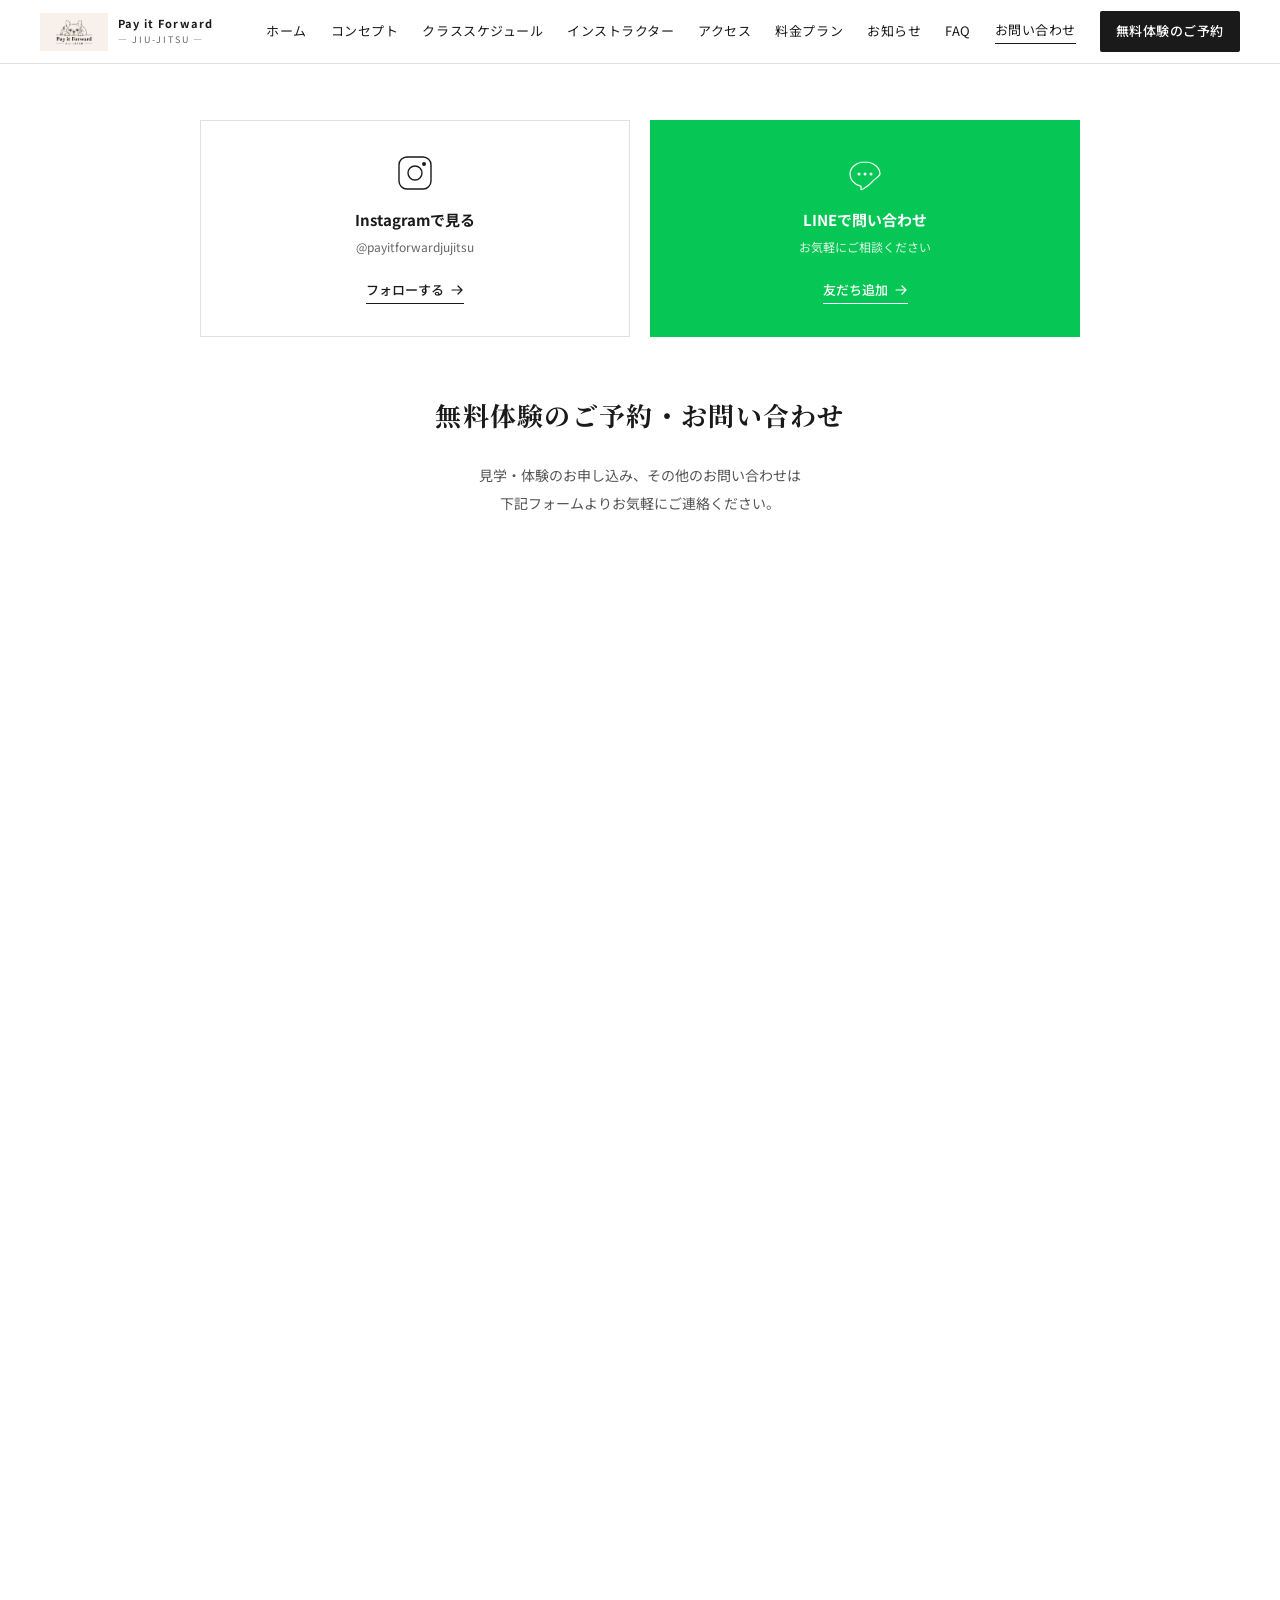
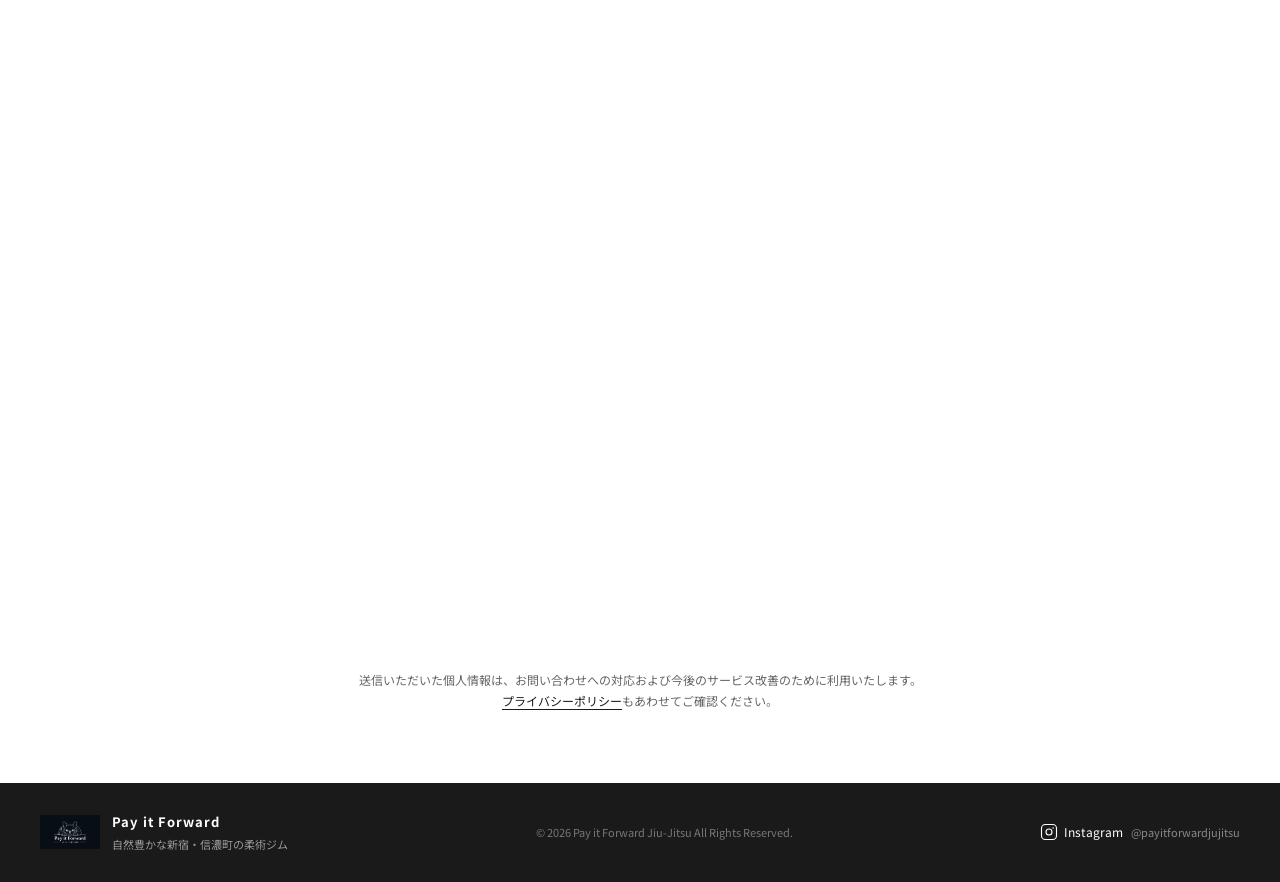
<file: contact.html>
<!DOCTYPE html>
<html lang="ja">
<head>
    <meta charset="UTF-8">
  <meta name="color-scheme" content="light">
  <meta name="viewport" content="width=device-width, initial-scale=1.0">
  <meta name="description" content="無料体験・見学のお申し込みはこちら。LINEまたはメールフォームで24時間受付中。初心者・女性・キッズ歓迎。">
  <meta name="keywords" content="お問い合わせ,無料体験,見学,申込み,柔術,信濃町,LINE">
  <meta name="robots" content="index, follow">
  <title>お問い合わせ・無料体験｜Pay it Forward JIU-JITSU</title>

  <!-- OGP -->
  <meta property="og:type" content="website">
  <meta property="og:title" content="お問い合わせ・無料体験｜Pay it Forward JIU-JITSU">
  <meta property="og:description" content="無料体験・見学のお申し込みはこちら。LINEまたはメールフォームで24時間受付中。初心者・女性・キッズ歓迎。">
  <meta property="og:url" content="https://payitforwardjiujitsu.com/contact.html">
  <meta property="og:image" content="https://payitforwardjiujitsu.com/logo.png">
  <meta property="og:site_name" content="Pay it Forward JIU-JITSU">
  <meta property="og:locale" content="ja_JP">

  <!-- Twitter Card -->
  <meta name="twitter:card" content="summary">
  <meta name="twitter:title" content="お問い合わせ・無料体験｜Pay it Forward JIU-JITSU">
  <meta name="twitter:description" content="無料体験・見学のお申し込みはこちら。LINEまたはメールフォームで24時間受付中。初心者・女性・キッズ歓迎。">
  <meta name="twitter:image" content="https://payitforwardjiujitsu.com/logo.png">

  <link rel="canonical" href="https://payitforwardjiujitsu.com/contact.html">

  <!-- Favicon -->
  <link rel="icon" type="image/png" href="logo.png">
  <link rel="apple-touch-icon" href="logo.png">

  <!-- 表示速度最適化 -->
  <link rel="preconnect" href="https://fonts.googleapis.com">
  <link rel="preconnect" href="https://fonts.gstatic.com" crossorigin>
  <link rel="dns-prefetch" href="https://fonts.googleapis.com">

  <link rel="stylesheet" href="common.css">
  <style>
    /* ===== カードセクション ===== */
    .contact-cards-section {
      padding: 56px 40px 0;
      max-width: 960px;
      margin: 0 auto;
    }

    .contact-grid {
      display: grid;
      grid-template-columns: repeat(2, 1fr);
      gap: 20px;
    }

    .contact-card {
      border: 1px solid var(--gray-mid);
      padding: 32px 20px;
      text-align: center;
    }

    .contact-card.line-card {
      background: #06c755;
      border-color: #06c755;
      color: var(--white);
    }

    .contact-icon { display: flex; justify-content: center; margin-bottom: 14px; }
    .contact-type { font-size: 15px; font-weight: 700; margin-bottom: 4px; }
    .contact-desc { font-size: 12px; color: var(--gray-text); margin-bottom: 18px; line-height: 1.7; }
    .contact-card.line-card .contact-desc { color: rgba(255,255,255,0.85); }

    .contact-link {
      display: inline-flex;
      align-items: center;
      gap: 6px;
      font-size: 13px;
      font-weight: 500;
      border-bottom: 1px solid var(--black);
      padding-bottom: 2px;
      transition: opacity 0.2s;
    }

    .contact-link:hover { opacity: 0.6; }
    .contact-card.line-card .contact-link { color: var(--white); border-bottom-color: var(--white); }

    /* ===== フォームセクション ===== */
    .contact-page {
      padding: 56px 40px 72px;
      max-width: 680px;
      margin: 0 auto;
    }

    .contact-intro {
      text-align: center;
      font-size: 14px;
      color: #555;
      margin-top: -24px;
      margin-bottom: 48px;
      line-height: 2;
    }

    /* ===== Googleフォーム埋め込み =====
       別ドメインなので中身の見た目はCSSで変えられない（枠の外側だけ調整可能）。
       高さは自動で伸びないので、フォームの質問を増やしたらここの数値も上げること。 */
    .gform-wrap {
      margin-top: 8px;
      width: 100%;
      overflow: hidden;
    }

    .gform-frame {
      display: block;
      width: 100%;
      max-width: 100%;
      height: 1687px;
      border: 0;
      margin: 0 auto;
    }

    @media (max-width: 768px) {
      /* スマホは文字が折り返して縦に伸びるぶん、高さを多めに確保 */
      .gform-frame { height: 1950px; }
    }

    .form-group { margin-bottom: 22px; }

    .form-label {
      display: block;
      font-size: 13px;
      font-weight: 600;
      letter-spacing: 0.04em;
      margin-bottom: 8px;
    }

    .required {
      color: #c0392b;
      font-size: 11px;
      font-weight: 400;
      margin-left: 4px;
    }

    .form-input,
    .form-textarea {
      width: 100%;
      padding: 11px 14px;
      border: 1px solid var(--gray-mid);
      background: var(--white);
      font-size: 14px;
      font-family: var(--font-sans);
      outline: none;
      border-radius: 0;
      appearance: none;
      -webkit-appearance: none;
      transition: border-color 0.2s;
    }

    .form-input:focus,
    .form-textarea:focus { border-color: var(--black); }

    .form-textarea { height: 140px; resize: vertical; }

    /* プライバシーポリシー */
    .privacy-box {
      margin-top: 28px;
      padding: 20px;
      background: var(--gray-light);
      font-size: 13px;
      line-height: 2;
      color: #555;
      text-align: center;
    }

    .privacy-box a {
      color: var(--black);
      border-bottom: 1px solid var(--black);
    }

    .privacy-agree {
      display: flex;
      align-items: center;
      justify-content: center;
      gap: 8px;
      margin-top: 14px;
      font-size: 13px;
      cursor: pointer;
    }

    .privacy-agree input[type="checkbox"] {
      width: 16px;
      height: 16px;
      cursor: pointer;
      accent-color: var(--black);
    }

    .form-submit { margin-top: 28px; }

    .form-submit button {
      width: 100%;
      background: var(--black);
      color: var(--white);
      border: none;
      padding: 15px;
      font-size: 15px;
      font-weight: 500;
      font-family: var(--font-sans);
      letter-spacing: 0.1em;
      cursor: pointer;
      transition: opacity 0.2s;
    }

    .form-submit button:hover { opacity: 0.75; }

    .form-note {
      font-size: 12px;
      color: var(--gray-text);
      text-align: center;
      margin-top: 12px;
    }

    /* ===== TABLET ===== */
    @media (max-width: 1024px) {
      .contact-cards-section { padding: 48px 24px 0; }
      .contact-page { padding: 48px 24px 56px; }
    }

    /* ===== SP ===== */
    @media (max-width: 768px) {
      .contact-cards-section { padding: 40px 20px 0; }
      .contact-grid { grid-template-columns: 1fr; gap: 12px; }
      .contact-card { padding: 24px 20px; }
      .contact-page { padding: 40px 20px 56px; }
      .contact-intro { font-size: 13px; margin-bottom: 32px; }
    }
  </style>
</head>
<body>
  <div class="page-wrapper">

    <header class="site-header">
      <a href="index.html" class="site-logo">
        <img src="logo.png" alt="Pay it Forward Jiu-Jitsu ロゴ">
        <div><div class="logo-text">Pay it Forward</div><div class="logo-sub">— JIU-JITSU —</div></div>
      </a>
      <nav class="site-nav">
        <a href="index.html">ホーム</a>
        <a href="concept.html">コンセプト</a>
        <a href="schedule.html">クラススケジュール</a>
        <a href="instructor.html">インストラクター</a>
        <a href="access.html">アクセス</a>
        <a href="pricing.html">料金プラン</a>
        <a href="news.html">お知らせ</a>
        <a href="faq.html">FAQ</a>
        <a href="contact.html" class="active">お問い合わせ</a>
        <a href="contact.html" class="btn-cta">無料体験のご予約</a>
      </nav>
      <button class="hamburger" id="hamburger" aria-label="メニュー"><span></span><span></span><span></span></button>
    </header>

    <div class="mobile-menu" id="mobileMenu">
      <a href="index.html">ホーム</a>
      <a href="concept.html">コンセプト</a>
      <a href="schedule.html">クラススケジュール</a>
      <a href="instructor.html">インストラクター</a>
      <a href="access.html">アクセス</a>
      <a href="pricing.html">料金プラン</a>
      <a href="news.html">お知らせ</a>
      <a href="faq.html">FAQ</a>
      <a href="contact.html">お問い合わせ</a>
      <a href="contact.html" class="btn-cta">無料体験のご予約</a>
    </div>

    <main>

      <!-- Instagram / LINE カード -->
      <section class="contact-cards-section">
        <div class="contact-grid">

          <div class="contact-card">
            <div class="contact-icon">
              <svg width="40" height="40" viewBox="0 0 40 40" fill="none">
                <rect x="4" y="4" width="32" height="32" rx="8" stroke="#1a1a1a" stroke-width="1.4"/>
                <circle cx="20" cy="20" r="7" stroke="#1a1a1a" stroke-width="1.4"/>
                <circle cx="29" cy="11" r="2" fill="#1a1a1a"/>
              </svg>
            </div>
            <div class="contact-type">Instagramで見る</div>
            <div class="contact-desc">@payitforwardjujitsu</div>
            <a href="https://www.instagram.com/payitforwardjiujitsu?igsh=d3Uzd296cXIxdXo=" target="_blank" rel="noopener" class="contact-link">
              フォローする
              <svg width="14" height="14" viewBox="0 0 14 14" fill="none"><path d="M2 7h10M8 3l4 4-4 4" stroke="#1a1a1a" stroke-width="1.2" stroke-linecap="round" stroke-linejoin="round"/></svg>
            </a>
          </div>

          <div class="contact-card line-card">
            <div class="contact-icon">
              <svg width="40" height="40" viewBox="0 0 40 40" fill="none">
                <path d="M20 9c-8.28 0-15 5.37-15 12 0 5.56 4.13 10.34 10.02 11.94.38.1.9.33 1.04.67.12.3.07.78.04 1.1l-.18 1.06c-.05.3-.25 1.22 1.08.67 1.33-.56 7.2-4.26 9.86-7.3C28.18 26.85 35 23.18 35 21c0-6.63-6.72-12-15-12z" stroke="white" stroke-width="1.2"/>
                <circle cx="14" cy="21" r="1.5" fill="white"/>
                <circle cx="20" cy="21" r="1.5" fill="white"/>
                <circle cx="26" cy="21" r="1.5" fill="white"/>
              </svg>
            </div>
            <div class="contact-type">LINEで問い合わせ</div>
            <div class="contact-desc">お気軽にご相談ください</div>
            <a href="https://lin.ee/XwbbAeM" target="_blank" rel="noopener" class="contact-link">
              友だち追加
              <svg width="14" height="14" viewBox="0 0 14 14" fill="none"><path d="M2 7h10M8 3l4 4-4 4" stroke="white" stroke-width="1.2" stroke-linecap="round" stroke-linejoin="round"/></svg>
            </a>
          </div>

        </div>
      </section>

      <!-- フォーム -->
      <section class="contact-page">
        <h1 class="section-title">無料体験のご予約・お問い合わせ</h1>
        <p class="contact-intro">
          見学・体験のお申し込み、その他のお問い合わせは<br>
          下記フォームよりお気軽にご連絡ください。
        </p>

        <div class="gform-wrap">
          <iframe
            class="gform-frame"
            src="https://docs.google.com/forms/d/e/1FAIpQLSfJBfzNG-zy2U00AJTsyU1TfiRMi1cuFugMRI0EF5gisIdOOA/viewform?embedded=true"
            title="無料体験のご予約・お問い合わせフォーム"
            loading="lazy">読み込んでいます…</iframe>
        </div>

        <p class="form-note" style="margin-top:18px;">
          送信いただいた個人情報は、お問い合わせへの対応および今後のサービス改善のために利用いたします。<br>
          <a href="privacy.html" target="_blank" rel="noopener" style="color:var(--black);border-bottom:1px solid var(--black);">プライバシーポリシー</a>もあわせてご確認ください。
        </p>
      </section>

    </main>

    <footer class="site-footer">
      <div class="footer-logo">
        <img src="logo.png" alt="ロゴ">
        <div><div class="footer-logo-name">Pay it Forward</div><div class="footer-logo-tagline">自然豊かな新宿・信濃町の柔術ジム</div></div>
      </div>
      <div class="footer-copy">&copy; 2026 Pay it Forward Jiu-Jitsu All Rights Reserved.</div>
      <div class="footer-sns">
        <a href="https://www.instagram.com/payitforwardjiujitsu?igsh=d3Uzd296cXIxdXo=" target="_blank" rel="noopener">
          <svg width="18" height="18" viewBox="0 0 24 24" fill="none"><rect x="2" y="2" width="20" height="20" rx="5" stroke="white" stroke-width="1.5"/><circle cx="12" cy="12" r="4" stroke="white" stroke-width="1.5"/><circle cx="17.5" cy="6.5" r="1" fill="white"/></svg>
          Instagram
        </a>
        <span class="footer-sns-handle">@payitforwardjujitsu</span>
      </div>
    </footer>

  </div>

  <script>
    // ===== ハンバーガー =====
    var ham = document.getElementById('hamburger');
    var menu = document.getElementById('mobileMenu');
    ham.addEventListener('click', function() { ham.classList.toggle('open'); menu.classList.toggle('open'); document.body.classList.toggle('menu-open'); });
    menu.querySelectorAll('a').forEach(function(a) { a.addEventListener('click', function() { ham.classList.remove('open'); menu.classList.remove('open'); document.body.classList.remove('menu-open'); }); });
  </script>
</body>
</html>
</file>
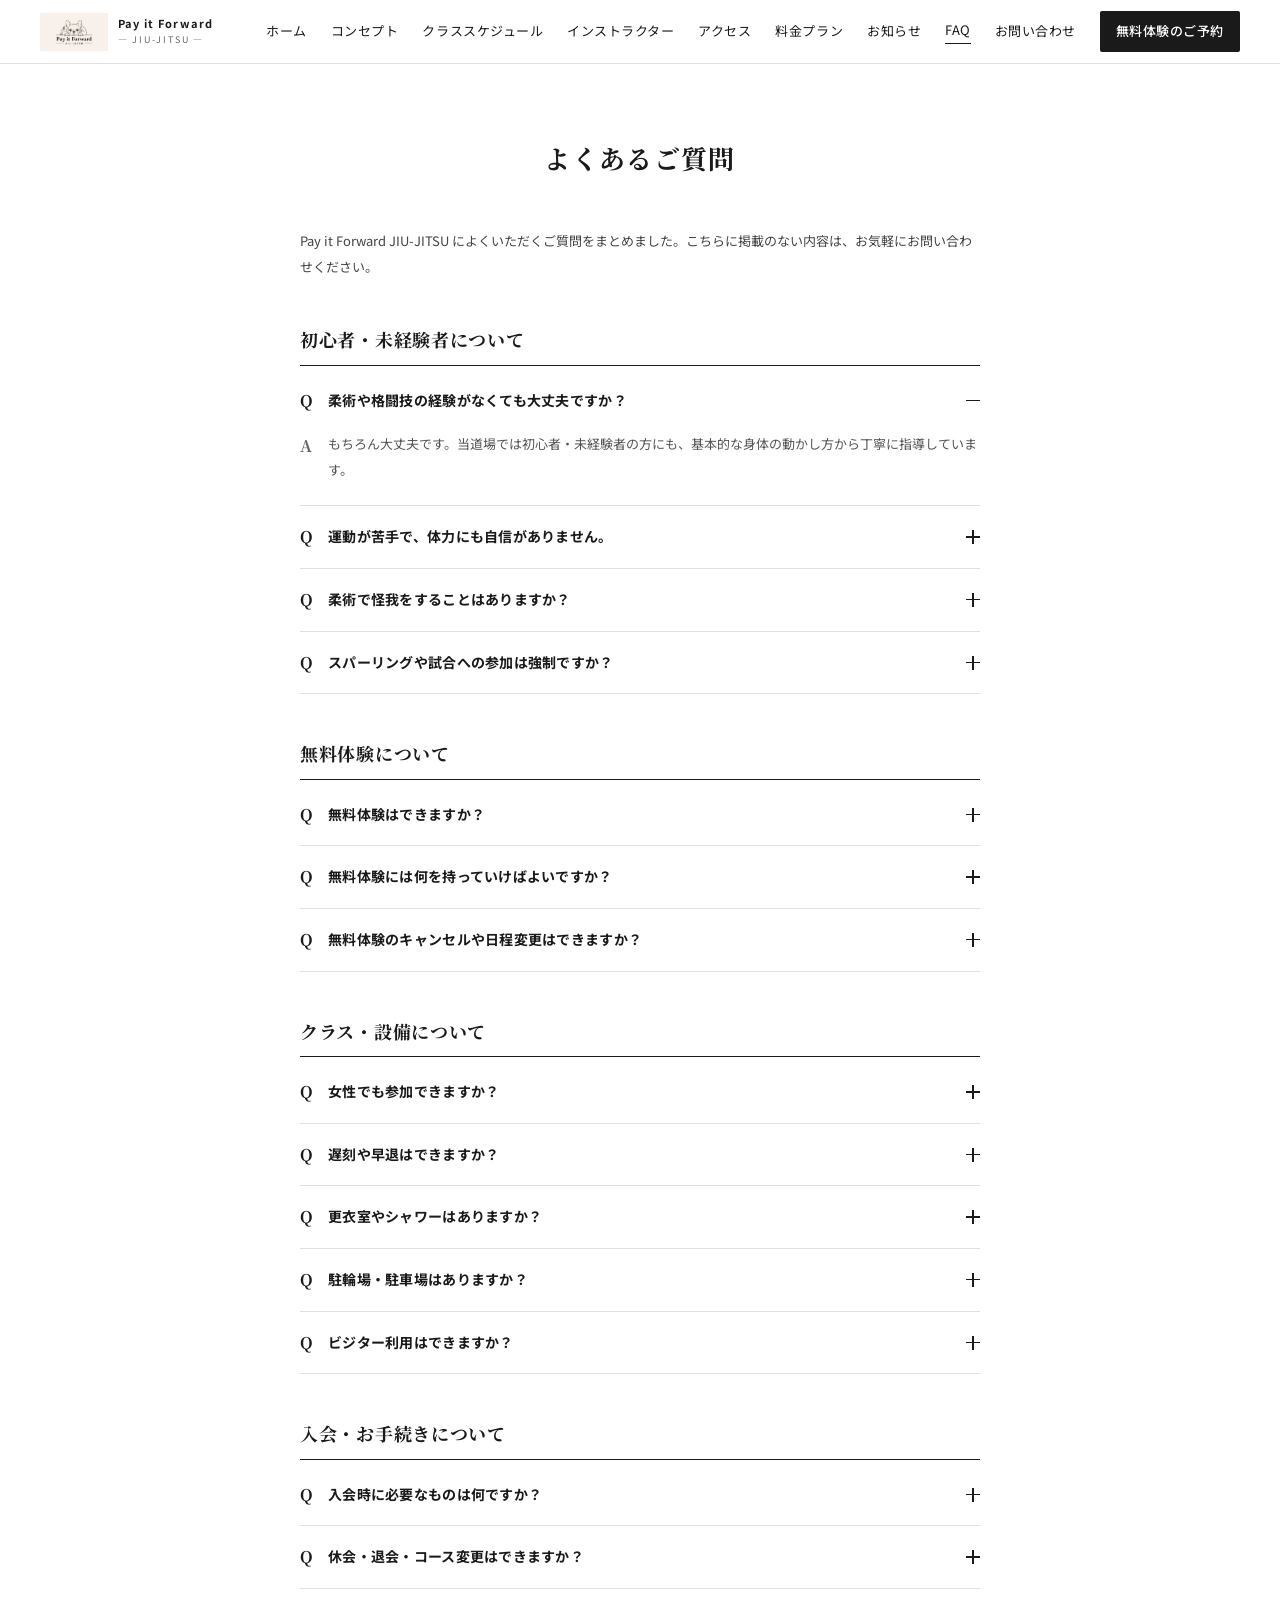
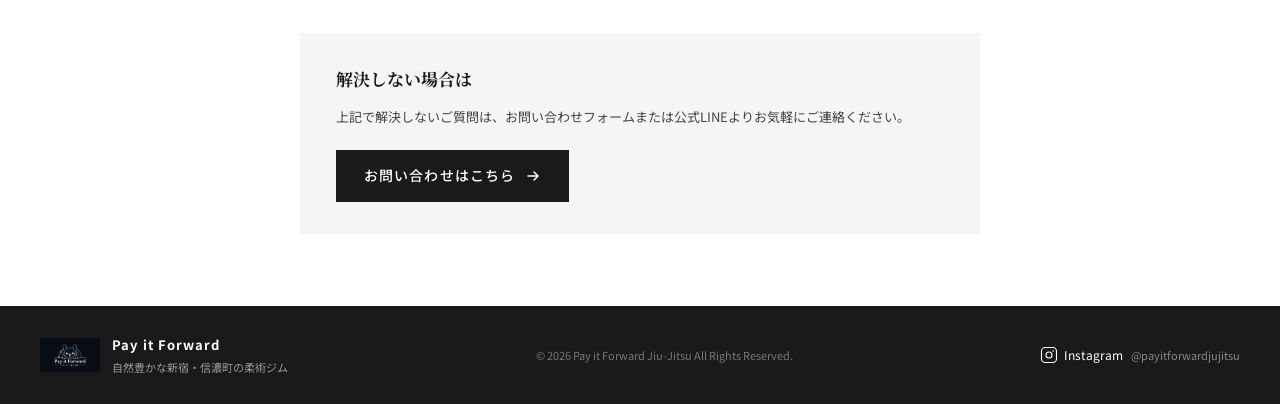
<file: faq.html>
<!DOCTYPE html>
<html lang="ja">
<head>
    <meta charset="UTF-8">
  <meta name="color-scheme" content="light">
  <meta name="viewport" content="width=device-width, initial-scale=1.0">
  <meta name="description" content="初心者でも大丈夫？無料体験の持ち物は？更衣室やシャワーは？Pay it Forward JIU-JITSU によくいただくご質問をまとめました。">
  <meta name="keywords" content="よくある質問,FAQ,柔術,ブラジリアン柔術,無料体験,信濃町,新宿">
  <meta name="robots" content="index, follow">
  <title>よくあるご質問｜Pay it Forward JIU-JITSU</title>

  <!-- OGP -->
  <meta property="og:type" content="website">
  <meta property="og:title" content="よくあるご質問｜Pay it Forward JIU-JITSU">
  <meta property="og:description" content="初心者でも大丈夫？無料体験の持ち物は？更衣室やシャワーは？Pay it Forward JIU-JITSU によくいただくご質問をまとめました。">
  <meta property="og:url" content="https://payitforwardjiujitsu.com/faq.html">
  <meta property="og:image" content="https://payitforwardjiujitsu.com/logo.png">
  <meta property="og:site_name" content="Pay it Forward JIU-JITSU">
  <meta property="og:locale" content="ja_JP">

  <!-- Twitter Card -->
  <meta name="twitter:card" content="summary">
  <meta name="twitter:title" content="よくあるご質問｜Pay it Forward JIU-JITSU">
  <meta name="twitter:description" content="初心者でも大丈夫？無料体験の持ち物は？更衣室やシャワーは？Pay it Forward JIU-JITSU によくいただくご質問をまとめました。">
  <meta name="twitter:image" content="https://payitforwardjiujitsu.com/logo.png">

  <link rel="canonical" href="https://payitforwardjiujitsu.com/faq.html">

  <!-- Favicon -->
  <link rel="icon" type="image/png" href="logo.png">
  <link rel="apple-touch-icon" href="logo.png">

  <!-- 表示速度最適化 -->
  <link rel="preconnect" href="https://fonts.googleapis.com">
  <link rel="preconnect" href="https://fonts.gstatic.com" crossorigin>
  <link rel="dns-prefetch" href="https://fonts.googleapis.com">

  <link rel="stylesheet" href="common.css">
  <style>
    .faq-section {
      padding: 72px 40px;
      max-width: 760px;
      margin: 0 auto;
    }

    .faq-lead {
      font-size: 13px;
      line-height: 2;
      color: #444;
      margin-bottom: 44px;
    }

    .faq-group { margin-bottom: 44px; }

    .faq-group-title {
      font-family: var(--font-serif);
      font-size: 18px;
      font-weight: 700;
      letter-spacing: 0.04em;
      padding-bottom: 10px;
      margin-bottom: 4px;
      border-bottom: 1.5px solid var(--black);
    }

    .faq-item { border-bottom: 1px solid var(--gray-mid); }

    .faq-item summary {
      display: flex;
      align-items: flex-start;
      gap: 12px;
      padding: 18px 0;
      cursor: pointer;
      list-style: none;
      font-size: 14px;
      font-weight: 700;
      line-height: 1.8;
      letter-spacing: 0.02em;
      transition: opacity 0.2s;
    }

    .faq-item summary::-webkit-details-marker { display: none; }
    .faq-item summary:hover { opacity: 0.6; }

    .faq-q {
      flex-shrink: 0;
      width: 16px;
      font-family: var(--font-serif);
      font-size: 16px;
      font-weight: 700;
      line-height: 1.6;
    }

    .faq-summary-text { flex: 1; }

    .faq-icon {
      flex-shrink: 0;
      position: relative;
      width: 14px;
      height: 14px;
      margin-top: 6px;
    }

    .faq-icon::before,
    .faq-icon::after {
      content: "";
      position: absolute;
      background: var(--black);
      transition: transform 0.2s;
    }

    .faq-icon::before { left: 0; top: 6px; width: 14px; height: 1.5px; }
    .faq-icon::after { left: 6px; top: 0; width: 1.5px; height: 14px; }
    .faq-item[open] .faq-icon::after { transform: scaleY(0); }

    .faq-a {
      display: flex;
      gap: 12px;
      padding: 0 0 22px;
    }

    .faq-a-mark {
      flex-shrink: 0;
      width: 16px;
      font-family: var(--font-serif);
      font-size: 16px;
      font-weight: 700;
      line-height: 1.9;
      color: var(--gray-text);
    }

    .faq-a-body {
      flex: 1;
      font-size: 13px;
      line-height: 2;
      color: #555;
    }

    .faq-a-body p + p { margin-top: 12px; }

    .faq-a-body a {
      color: var(--black);
      font-weight: 700;
      text-decoration: underline;
      text-underline-offset: 3px;
      transition: opacity 0.2s;
    }

    .faq-a-body a:hover { opacity: 0.6; }

    .faq-contact {
      background: var(--gray-light);
      padding: 32px 36px;
      margin-top: 8px;
    }

    .faq-contact-title {
      font-family: var(--font-serif);
      font-size: 17px;
      font-weight: 700;
      margin-bottom: 10px;
    }

    .faq-contact-body {
      font-size: 13px;
      line-height: 2;
      color: #444;
    }

    @media (max-width: 768px) {
      .faq-section { padding: 40px 20px; }
      .faq-lead { margin-bottom: 32px; }
      .faq-group { margin-bottom: 32px; }
      .faq-group-title { font-size: 16px; }
      .faq-item summary { font-size: 13px; padding: 16px 0; gap: 10px; }
      .faq-contact { padding: 24px 20px; }
    }
  </style>
</head>
<body>
  <div class="page-wrapper">

    <header class="site-header">
      <a href="index.html" class="site-logo">
        <img src="logo.png" alt="Pay it Forward Jiu-Jitsu ロゴ">
        <div><div class="logo-text">Pay it Forward</div><div class="logo-sub">— JIU-JITSU —</div></div>
      </a>
      <nav class="site-nav">
        <a href="index.html">ホーム</a>
        <a href="concept.html">コンセプト</a>
        <a href="schedule.html">クラススケジュール</a>
        <a href="instructor.html">インストラクター</a>
        <a href="access.html">アクセス</a>
        <a href="pricing.html">料金プラン</a>
        <a href="news.html">お知らせ</a>
        <a href="faq.html" class="active">FAQ</a>
        <a href="contact.html">お問い合わせ</a>
        <a href="contact.html" class="btn-cta">無料体験のご予約</a>
      </nav>
      <button class="hamburger" id="hamburger" aria-label="メニュー"><span></span><span></span><span></span></button>
    </header>

    <div class="mobile-menu" id="mobileMenu">
      <a href="index.html">ホーム</a>
      <a href="concept.html">コンセプト</a>
      <a href="schedule.html">クラススケジュール</a>
      <a href="instructor.html">インストラクター</a>
      <a href="access.html">アクセス</a>
      <a href="pricing.html">料金プラン</a>
      <a href="news.html">お知らせ</a>
      <a href="faq.html">FAQ</a>
      <a href="contact.html">お問い合わせ</a>
      <a href="contact.html" class="btn-cta">無料体験のご予約</a>
    </div>

    <main>

      <section class="faq-section">
        <h1 class="section-title">よくあるご質問</h1>
        <p class="faq-lead">Pay it Forward JIU-JITSU によくいただくご質問をまとめました。こちらに掲載のない内容は、お気軽にお問い合わせください。</p>

        <div class="faq-group">
          <h2 class="faq-group-title">初心者・未経験者について</h2>

          <details class="faq-item" open>
            <summary>
              <span class="faq-q">Q</span>
              <span class="faq-summary-text">柔術や格闘技の経験がなくても大丈夫ですか？</span>
              <span class="faq-icon"></span>
            </summary>
            <div class="faq-a">
              <span class="faq-a-mark">A</span>
              <div class="faq-a-body">
                <p>もちろん大丈夫です。当道場では初心者・未経験者の方にも、基本的な身体の動かし方から丁寧に指導しています。</p>
              </div>
            </div>
          </details>

          <details class="faq-item">
            <summary>
              <span class="faq-q">Q</span>
              <span class="faq-summary-text">運動が苦手で、体力にも自信がありません。</span>
              <span class="faq-icon"></span>
            </summary>
            <div class="faq-a">
              <span class="faq-a-mark">A</span>
              <div class="faq-a-body">
                <p>ご自身の体力や運動経験に合わせて練習できます。週1回からでも無理なく始められますので、ご安心ください。</p>
              </div>
            </div>
          </details>

          <details class="faq-item">
            <summary>
              <span class="faq-q">Q</span>
              <span class="faq-summary-text">柔術で怪我をすることはありますか？</span>
              <span class="faq-icon"></span>
            </summary>
            <div class="faq-a">
              <span class="faq-a-mark">A</span>
              <div class="faq-a-body">
                <p>柔術は相手と身体が接触するスポーツのため、怪我をする可能性があります。</p>
                <p>当道場では安全面に十分配慮し、初心者の方にも無理のない練習を心がけています。</p>
                <p>怪我のリスクを完全になくすことはできませんが、安全に楽しく練習できる環境づくりを大切にしています。</p>
              </div>
            </div>
          </details>

          <details class="faq-item">
            <summary>
              <span class="faq-q">Q</span>
              <span class="faq-summary-text">スパーリングや試合への参加は強制ですか？</span>
              <span class="faq-icon"></span>
            </summary>
            <div class="faq-a">
              <span class="faq-a-mark">A</span>
              <div class="faq-a-body">
                <p>いいえ。どちらも強制していません。健康維持、趣味、フィットネス、競技など、それぞれの目的に合わせて柔術を楽しんでいただけます。</p>
              </div>
            </div>
          </details>

        </div>

        <div class="faq-group">
          <h2 class="faq-group-title">無料体験について</h2>

          <details class="faq-item">
            <summary>
              <span class="faq-q">Q</span>
              <span class="faq-summary-text">無料体験はできますか？</span>
              <span class="faq-icon"></span>
            </summary>
            <div class="faq-a">
              <span class="faq-a-mark">A</span>
              <div class="faq-a-body">
                <p>はい。柔術未経験者の方を対象に、事前予約制で無料体験を受け付けています。体験後の入会を強制することはありません。</p>
              </div>
            </div>
          </details>

          <details class="faq-item">
            <summary>
              <span class="faq-q">Q</span>
              <span class="faq-summary-text">無料体験には何を持っていけばよいですか？</span>
              <span class="faq-icon"></span>
            </summary>
            <div class="faq-a">
              <span class="faq-a-mark">A</span>
              <div class="faq-a-body">
                <p>動きやすい服装、飲み物、タオルをご用意ください。道着の貸し出しについては、予約時にご確認ください。</p>
              </div>
            </div>
          </details>

          <details class="faq-item">
            <summary>
              <span class="faq-q">Q</span>
              <span class="faq-summary-text">無料体験のキャンセルや日程変更はできますか？</span>
              <span class="faq-icon"></span>
            </summary>
            <div class="faq-a">
              <span class="faq-a-mark">A</span>
              <div class="faq-a-body">
                <p>はい。必ず前日までにご連絡ください。事前に準備と時間の確保を行っておりますので、当日のキャンセルや無断欠席はお控えください。</p>
              </div>
            </div>
          </details>

        </div>

        <div class="faq-group">
          <h2 class="faq-group-title">クラス・設備について</h2>

          <details class="faq-item">
            <summary>
              <span class="faq-q">Q</span>
              <span class="faq-summary-text">女性でも参加できますか？</span>
              <span class="faq-icon"></span>
            </summary>
            <div class="faq-a">
              <span class="faq-a-mark">A</span>
              <div class="faq-a-body">
                <p>もちろんご参加いただけます。当道場は男女合同で練習を行っており、男性とペアを組む機会も多くあります。</p>
                <p>柔術は相手と身体が密着するスポーツですので、男女問わず身体的な接触を伴う練習があることをご理解のうえ、ご参加ください。</p>
                <p>なお、女性インストラクターも所属しております。</p>
              </div>
            </div>
          </details>

          <details class="faq-item">
            <summary>
              <span class="faq-q">Q</span>
              <span class="faq-summary-text">遅刻や早退はできますか？</span>
              <span class="faq-icon"></span>
            </summary>
            <div class="faq-a">
              <span class="faq-a-mark">A</span>
              <div class="faq-a-body">
                <p>はい。お仕事やご家庭の都合による遅刻・早退は可能です。ただし、練習の妨げにならないようご配慮いただき、必ずインストラクターにお声がけください。</p>
              </div>
            </div>
          </details>

          <details class="faq-item">
            <summary>
              <span class="faq-q">Q</span>
              <span class="faq-summary-text">更衣室やシャワーはありますか？</span>
              <span class="faq-icon"></span>
            </summary>
            <div class="faq-a">
              <span class="faq-a-mark">A</span>
              <div class="faq-a-body">
                <p>はい。男女別の更衣室とシャワー設備をご用意しています。</p>
              </div>
            </div>
          </details>

          <details class="faq-item">
            <summary>
              <span class="faq-q">Q</span>
              <span class="faq-summary-text">駐輪場・駐車場はありますか？</span>
              <span class="faq-icon"></span>
            </summary>
            <div class="faq-a">
              <span class="faq-a-mark">A</span>
              <div class="faq-a-body">
                <p>当道場専用の駐輪場・駐車場はございません。</p>
                <p>自転車をご利用の方は、歩道橋下・信濃町駅・交番付近にある有料駐輪場をご利用ください。</p>
                <p>お車でお越しの方は、当道場が入るビルの隣にあるコインパーキングをご利用いただけます。</p>
                <p>ビル周辺への無断駐輪・駐車は禁止しております。</p>
              </div>
            </div>
          </details>

          <details class="faq-item">
            <summary>
              <span class="faq-q">Q</span>
              <span class="faq-summary-text">ビジター利用はできますか？</span>
              <span class="faq-icon"></span>
            </summary>
            <div class="faq-a">
              <span class="faq-a-mark">A</span>
              <div class="faq-a-body">
                <p>はい。一部の指定クラスに限り、ビジター利用を受け付けています。ご利用の際は、必ず事前に所属道場の許可を得たうえでご参加ください。利用可能なクラスと料金は<a href="pricing.html">料金プラン</a>のページに記載しております。ご不明な点はお気軽にお問い合わせください。</p>
              </div>
            </div>
          </details>

        </div>

        <div class="faq-group">
          <h2 class="faq-group-title">入会・お手続きについて</h2>

          <details class="faq-item">
            <summary>
              <span class="faq-q">Q</span>
              <span class="faq-summary-text">入会時に必要なものは何ですか？</span>
              <span class="faq-icon"></span>
            </summary>
            <div class="faq-a">
              <span class="faq-a-mark">A</span>
              <div class="faq-a-body">
                <p>ご入会の際は、身分証明書をご用意ください。また、未成年の方は保護者の署名が必要となります。</p>
              </div>
            </div>
          </details>

          <details class="faq-item">
            <summary>
              <span class="faq-q">Q</span>
              <span class="faq-summary-text">休会・退会・コース変更はできますか？</span>
              <span class="faq-icon"></span>
            </summary>
            <div class="faq-a">
              <span class="faq-a-mark">A</span>
              <div class="faq-a-body">
                <p>はい。変更を希望する月の前月10日までにお申し出ください。翌月から適用されます。</p>
                <p>退会は公式LINEなどのメッセージからお申し出いただけます。書面による手続きは必要ありません。</p>
              </div>
            </div>
          </details>

        </div>

        <div class="faq-contact">
          <p class="faq-contact-title">解決しない場合は</p>
          <p class="faq-contact-body">上記で解決しないご質問は、お問い合わせフォームまたは公式LINEよりお気軽にご連絡ください。</p>
          <a href="contact.html" class="btn-primary" style="margin-top:20px;">
            お問い合わせはこちら
            <svg width="16" height="16" viewBox="0 0 16 16" fill="none"><path d="M3 8h10M9 4l4 4-4 4" stroke="#fff" stroke-width="1.5" stroke-linecap="round" stroke-linejoin="round"/></svg>
          </a>
        </div>

      </section>

    </main>

    <footer class="site-footer">
      <div class="footer-logo">
        <img src="logo.png" alt="ロゴ">
        <div><div class="footer-logo-name">Pay it Forward</div><div class="footer-logo-tagline">自然豊かな新宿・信濃町の柔術ジム</div></div>
      </div>
      <div class="footer-copy">&copy; 2026 Pay it Forward Jiu-Jitsu All Rights Reserved.</div>
      <div class="footer-sns">
        <a href="https://www.instagram.com/payitforwardjiujitsu?igsh=d3Uzd296cXIxdXo=" target="_blank" rel="noopener">
          <svg width="18" height="18" viewBox="0 0 24 24" fill="none"><rect x="2" y="2" width="20" height="20" rx="5" stroke="white" stroke-width="1.5"/><circle cx="12" cy="12" r="4" stroke="white" stroke-width="1.5"/><circle cx="17.5" cy="6.5" r="1" fill="white"/></svg>
          Instagram
        </a>
        <span class="footer-sns-handle">@payitforwardjujitsu</span>
      </div>
    </footer>

  </div>
  <script>
    var ham = document.getElementById('hamburger');
    var menu = document.getElementById('mobileMenu');
    ham.addEventListener('click', function() { ham.classList.toggle('open'); menu.classList.toggle('open'); document.body.classList.toggle('menu-open'); });
    menu.querySelectorAll('a').forEach(function(a) { a.addEventListener('click', function() { ham.classList.remove('open'); menu.classList.remove('open'); document.body.classList.remove('menu-open'); }); });
  </script>
</body>
</html>
</file>
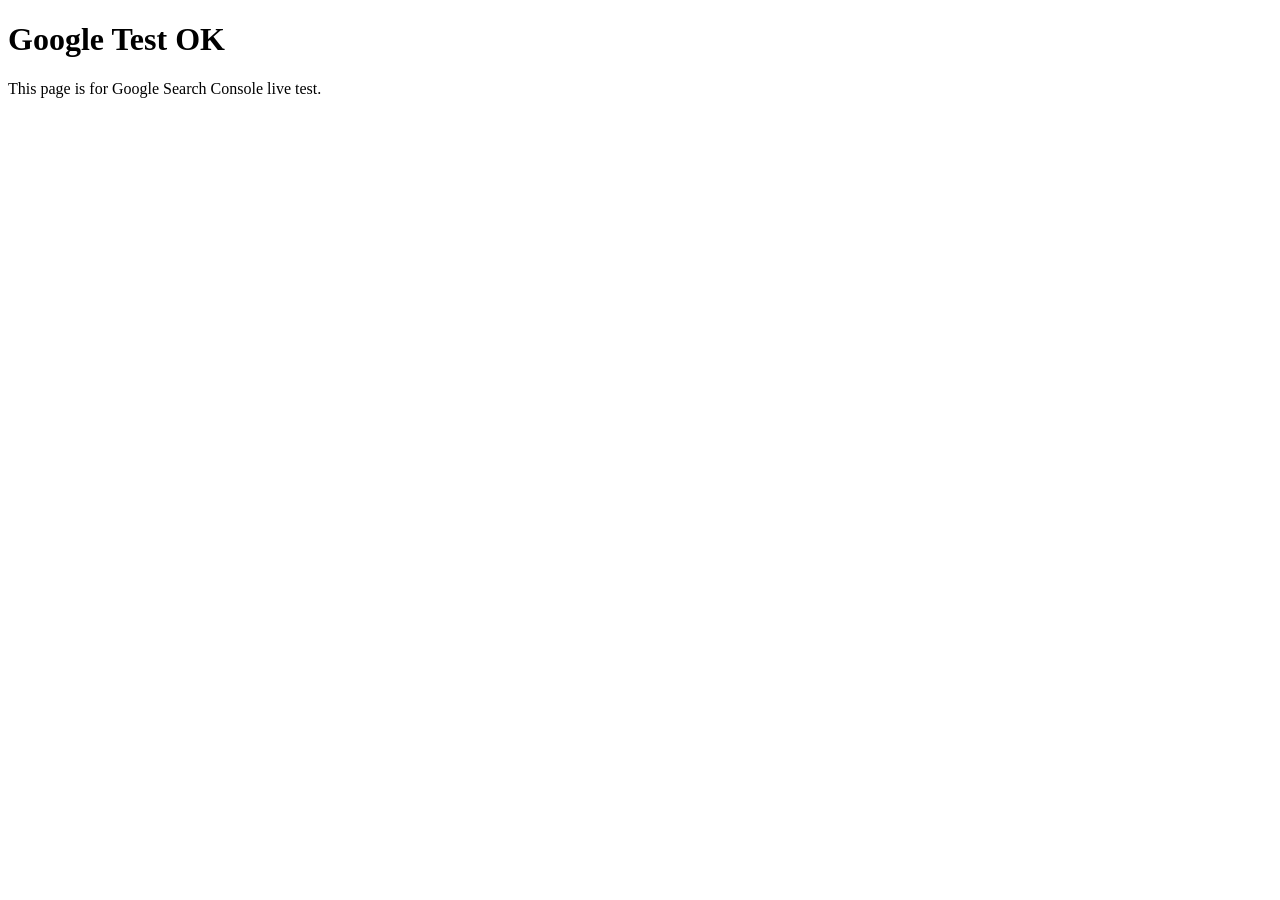
<file: google-test.html>
<!DOCTYPE html>
<html lang="ja">
<head>
  <meta charset="UTF-8">
  <meta name="robots" content="index, follow">
  <meta name="viewport" content="width=device-width, initial-scale=1.0">
  <title>Google Test</title>
</head>
<body>
  <h1>Google Test OK</h1>
  <p>This page is for Google Search Console live test.</p>
</body>
</html>
</file>
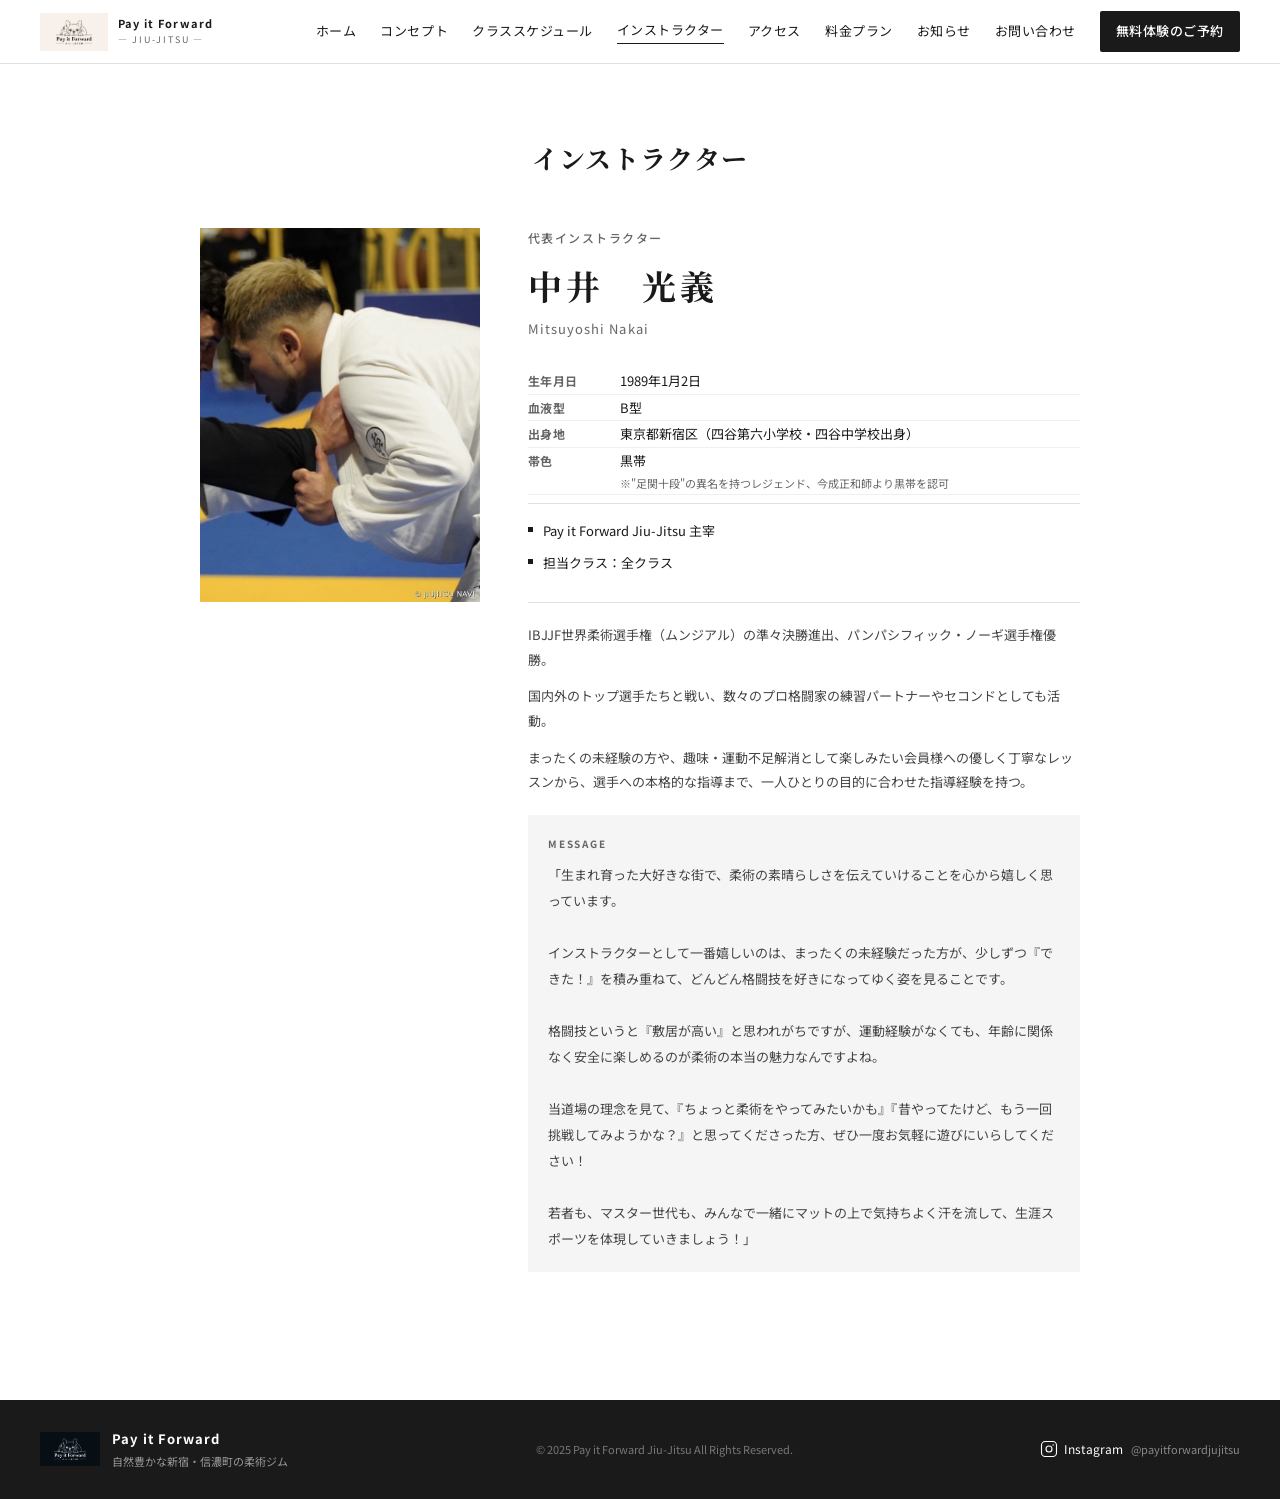
<file: instructor.html>
<!DOCTYPE html>
<html lang="ja">
<head>
    <meta charset="UTF-8">
  <meta name="color-scheme" content="light">
  <meta name="viewport" content="width=device-width, initial-scale=1.0">
  <meta name="description" content="代表インストラクター・中井光義。IBJJFパンパシフィック優勝、ムンジアル出場。今成正和師より黒帯認可。NSCA-CPT資格保持。">
  <meta name="keywords" content="中井光義,インストラクター,黒帯,IBJJF,柔術,今成正和,RIZIN,信濃町">
  <meta name="robots" content="index, follow">
  <title>インストラクター 中井光義｜Pay it Forward JIU-JITSU</title>

  <!-- OGP -->
  <meta property="og:type" content="website">
  <meta property="og:title" content="インストラクター 中井光義｜Pay it Forward JIU-JITSU">
  <meta property="og:description" content="代表インストラクター・中井光義。IBJJFパンパシフィック優勝、ムンジアル出場。今成正和師より黒帯認可。NSCA-CPT資格保持。">
  <meta property="og:url" content="https://payitforwardjiujitsu.com/instructor.html">
  <meta property="og:image" content="https://payitforwardjiujitsu.com/logo.png">
  <meta property="og:site_name" content="Pay it Forward JIU-JITSU">
  <meta property="og:locale" content="ja_JP">

  <!-- Twitter Card -->
  <meta name="twitter:card" content="summary">
  <meta name="twitter:title" content="インストラクター 中井光義｜Pay it Forward JIU-JITSU">
  <meta name="twitter:description" content="代表インストラクター・中井光義。IBJJFパンパシフィック優勝、ムンジアル出場。今成正和師より黒帯認可。NSCA-CPT資格保持。">
  <meta name="twitter:image" content="https://payitforwardjiujitsu.com/logo.png">

  <link rel="canonical" href="https://payitforwardjiujitsu.com/instructor.html">

  <!-- Favicon -->
  <link rel="icon" type="image/png" href="logo.png">
  <link rel="apple-touch-icon" href="logo.png">

  <!-- 表示速度最適化 -->
  <link rel="preconnect" href="https://fonts.googleapis.com">
  <link rel="preconnect" href="https://fonts.gstatic.com" crossorigin>
  <link rel="dns-prefetch" href="https://fonts.googleapis.com">

  <link rel="stylesheet" href="common.css">
  <style>
    .instructor-section {
      padding: 72px 40px;
      max-width: 960px;
      margin: 0 auto;
    }

    /* プロフィール: 写真左・テキスト右 */
    .instructor-profile {
      display: grid;
      grid-template-columns: 280px 1fr;
      gap: 48px;
      align-items: start;
      margin-bottom: 56px;
    }

    .instructor-photo {
      width: 100%;
      aspect-ratio: 3/4;
      object-fit: cover;
    }

    .instructor-role {
      font-size: 12px;
      font-weight: 500;
      letter-spacing: 0.12em;
      color: var(--gray-text);
      margin-bottom: 8px;
    }

    .instructor-name-ja {
      font-family: var(--font-serif);
      font-size: 34px;
      font-weight: 700;
      letter-spacing: 0.12em;
      margin-bottom: 4px;
    }

    .instructor-name-en {
      font-size: 13px;
      color: var(--gray-text);
      letter-spacing: 0.08em;
      margin-bottom: 28px;
    }

    .instructor-credentials {
      margin-bottom: 28px;
      border-top: none;
      padding-top: 8px;
    }

    .credential-item {
      display: flex;
      align-items: flex-start;
      gap: 10px;
      font-size: 13px;
      line-height: 1.7;
      margin-bottom: 10px;
    }

    .cred-square {
      width: 5px; height: 5px;
      background: var(--black);
      flex-shrink: 0;
      margin-top: 7px;
    }

    .instructor-bio {
      font-size: 13px;
      line-height: 2;
      color: #444;
      border-top: 1px solid var(--gray-mid);
      padding-top: 20px;
    }

    /* 指導への思い: テキスト左・写真右 */
    .philosophy {
      background: var(--gray-light);
      padding: 48px;
      display: grid;
      grid-template-columns: 1fr 260px;
      gap: 40px;
      align-items: center;
    }

    .philosophy h3 {
      font-family: var(--font-serif);
      font-size: 22px;
      font-weight: 700;
      margin-bottom: 20px;
    }

    .philosophy p {
      font-size: 13px;
      line-height: 2.1;
      color: #444;
    }

    .philosophy-photo {
      width: 100%;
      aspect-ratio: 4/3;
      object-fit: cover;
    }

    /* ===== TABLET ===== */
    @media (max-width: 1024px) {
      .instructor-section { padding: 56px 24px; }
      .instructor-profile { grid-template-columns: 240px 1fr; gap: 32px; }
      .instructor-name-ja { font-size: 28px; }
      .philosophy { padding: 36px 32px; grid-template-columns: 1fr 220px; }
    }

    /* ===== SP ===== */
    @media (max-width: 768px) {
      .instructor-section { padding: 40px 20px; }

      .instructor-profile {
        grid-template-columns: 1fr;
        gap: 24px;
        margin-bottom: 36px;
      }

      .instructor-photo {
        max-width: 280px;
        aspect-ratio: 3/4;
        margin: 0 auto;
      }

      .instructor-name-ja { font-size: 26px; }

      .philosophy {
        grid-template-columns: 1fr;
        gap: 24px;
        padding: 28px 20px;
      }

      .philosophy-photo {
        order: -1;
        max-width: 100%;
        aspect-ratio: 16/9;
      }

      .philosophy h3 { font-size: 18px; }
    }

    .instructor-career {
      margin-top: 20px;
      padding-top: 20px;
      border-top: 1px solid var(--gray-mid);
    }

    .instructor-career p {
      font-size: 13px;
      line-height: 1.9;
      color: #444;
      margin-bottom: 12px;
    }

    .instructor-message {
      margin-top: 20px;
      padding: 20px;
      background: var(--gray-light);
    }

    .message-label {
      font-size: 10px;
      font-weight: 700;
      letter-spacing: 0.18em;
      color: var(--gray-text);
      margin-bottom: 10px;
    }

    .instructor-message p:last-child {
      font-size: 13px;
      line-height: 2;
      color: #444;
    }

    .instructor-profile-data {
      margin-bottom: 8px;
      padding-bottom: 8px;
      border-bottom: 1px solid var(--gray-mid);
    }

    .profile-row {
      display: grid;
      grid-template-columns: 80px 1fr;
      gap: 12px;
      font-size: 13px;
      line-height: 1.8;
      padding: 1px 0;
      border-bottom: 1px solid #f0f0f0;
    }

    .profile-label {
      font-weight: 700;
      color: var(--gray-text);
      font-size: 12px;
      letter-spacing: 0.04em;
      padding-top: 1px;
    }

    .profile-note {
      font-size: 11px;
      color: var(--gray-text);
      line-height: 1.7;
      display: block;
      margin-top: 2px;
    }
  </style>
</head>
<body>
  <div class="page-wrapper">

    <header class="site-header">
      <a href="index.html" class="site-logo">
        <img src="logo.png" alt="Pay it Forward Jiu-Jitsu ロゴ">
        <div><div class="logo-text">Pay it Forward</div><div class="logo-sub">— JIU-JITSU —</div></div>
      </a>
      <nav class="site-nav">
        <a href="index.html">ホーム</a>
        <a href="concept.html">コンセプト</a>
        <a href="schedule.html">クラススケジュール</a>
        <a href="instructor.html" class="active">インストラクター</a>
        <a href="access.html">アクセス</a>
        <a href="pricing.html">料金プラン</a>
        <a href="news.html">お知らせ</a>
        <a href="contact.html">お問い合わせ</a>
        <a href="contact.html" class="btn-cta">無料体験のご予約</a>
      </nav>
      <button class="hamburger" id="hamburger" aria-label="メニュー"><span></span><span></span><span></span></button>
    </header>

    <div class="mobile-menu" id="mobileMenu">
      <a href="index.html">ホーム</a>
      <a href="concept.html">コンセプト</a>
      <a href="schedule.html">クラススケジュール</a>
      <a href="instructor.html">インストラクター</a>
      <a href="access.html">アクセス</a>
      <a href="pricing.html">料金プラン</a>
      <a href="news.html">お知らせ</a>
      <a href="contact.html">お問い合わせ</a>
      <a href="contact.html" class="btn-cta">無料体験のご予約</a>
    </div>

    <main>
      <section class="instructor-section">
        <h2 class="section-title">インストラクター</h2>

        <div class="instructor-profile">
          <!-- 6.jpg: インストラクター プロフィール縦写真 -->
          <img src="6.jpg" loading="lazy" alt="中井光義 インストラクター" class="instructor-photo">

          <div>
            <p class="instructor-role">代表インストラクター</p>
            <h1 class="instructor-name-ja">中井　光義</h1>
            <p class="instructor-name-en">Mitsuyoshi Nakai</p>

            <!-- プロフィール -->
            <div class="instructor-profile-data">
              <div class="profile-row"><span class="profile-label">生年月日</span><span>1989年1月2日</span></div>
              <div class="profile-row"><span class="profile-label">血液型</span><span>B型</span></div>
              <div class="profile-row"><span class="profile-label">出身地</span><span>東京都新宿区（四谷第六小学校・四谷中学校出身）</span></div>
              <div class="profile-row"><span class="profile-label">帯色</span><span>黒帯<br><span class="profile-note">※"足関十段"の異名を持つレジェンド、今成正和師より黒帯を認可</span></span></div>
            </div>

            <!-- 資格・役職 -->
            <div class="instructor-credentials">
              <div class="credential-item">
                <span class="cred-square"></span>
                Pay it Forward Jiu-Jitsu 主宰
              </div>
              <div class="credential-item">
                <span class="cred-square"></span>
                担当クラス：全クラス
              </div>
            </div>

            <div class="instructor-career">
              <p>IBJJF世界柔術選手権（ムンジアル）の準々決勝進出、パンパシフィック・ノーギ選手権優勝。</p>
              <p>国内外のトップ選手たちと戦い、数々のプロ格闘家の練習パートナーやセコンドとしても活動。</p>
              <p>まったくの未経験の方や、趣味・運動不足解消として楽しみたい会員様への優しく丁寧なレッスンから、選手への本格的な指導まで、一人ひとりの目的に合わせた指導経験を持つ。</p>
            </div>

            <div class="instructor-message">
              <p class="message-label">MESSAGE</p>
              <p>「生まれ育った大好きな街で、柔術の素晴らしさを伝えていけることを心から嬉しく思っています。<br><br>インストラクターとして一番嬉しいのは、まったくの未経験だった方が、少しずつ『できた！』を積み重ねて、どんどん格闘技を好きになってゆく姿を見ることです。<br><br>格闘技というと『敷居が高い』と思われがちですが、運動経験がなくても、年齢に関係なく安全に楽しめるのが柔術の本当の魅力なんですよね。<br><br>当道場の理念を見て、『ちょっと柔術をやってみたいかも』『昔やってたけど、もう一回挑戦してみようかな？』と思ってくださった方、ぜひ一度お気軽に遊びにいらしてください！<br><br>若者も、マスター世代も、みんなで一緒にマットの上で気持ちよく汗を流して、生涯スポーツを体現していきましょう！」</p>
            </div>
          </div>
        </div>



      </section>
    </main>

    <footer class="site-footer">
      <div class="footer-logo">
        <img src="logo.png" alt="ロゴ">
        <div><div class="footer-logo-name">Pay it Forward</div><div class="footer-logo-tagline">自然豊かな新宿・信濃町の柔術ジム</div></div>
      </div>
      <div class="footer-copy">&copy; 2025 Pay it Forward Jiu-Jitsu All Rights Reserved.</div>
      <div class="footer-sns">
        <a href="#"><svg width="18" height="18" viewBox="0 0 24 24" fill="none"><rect x="2" y="2" width="20" height="20" rx="5" stroke="white" stroke-width="1.5"/><circle cx="12" cy="12" r="4" stroke="white" stroke-width="1.5"/><circle cx="17.5" cy="6.5" r="1" fill="white"/></svg>Instagram</a>
        <span class="footer-sns-handle">@payitforwardjujitsu</span>
      </div>
    </footer>

  </div>
  <script>
    var ham = document.getElementById('hamburger');
    var menu = document.getElementById('mobileMenu');
    ham.addEventListener('click', function() { ham.classList.toggle('open'); menu.classList.toggle('open'); document.body.classList.toggle('menu-open'); });
    menu.querySelectorAll('a').forEach(function(a) { a.addEventListener('click', function() { ham.classList.remove('open'); menu.classList.remove('open'); document.body.classList.remove('menu-open'); }); });
  </script>
</body>
</html>
</file>
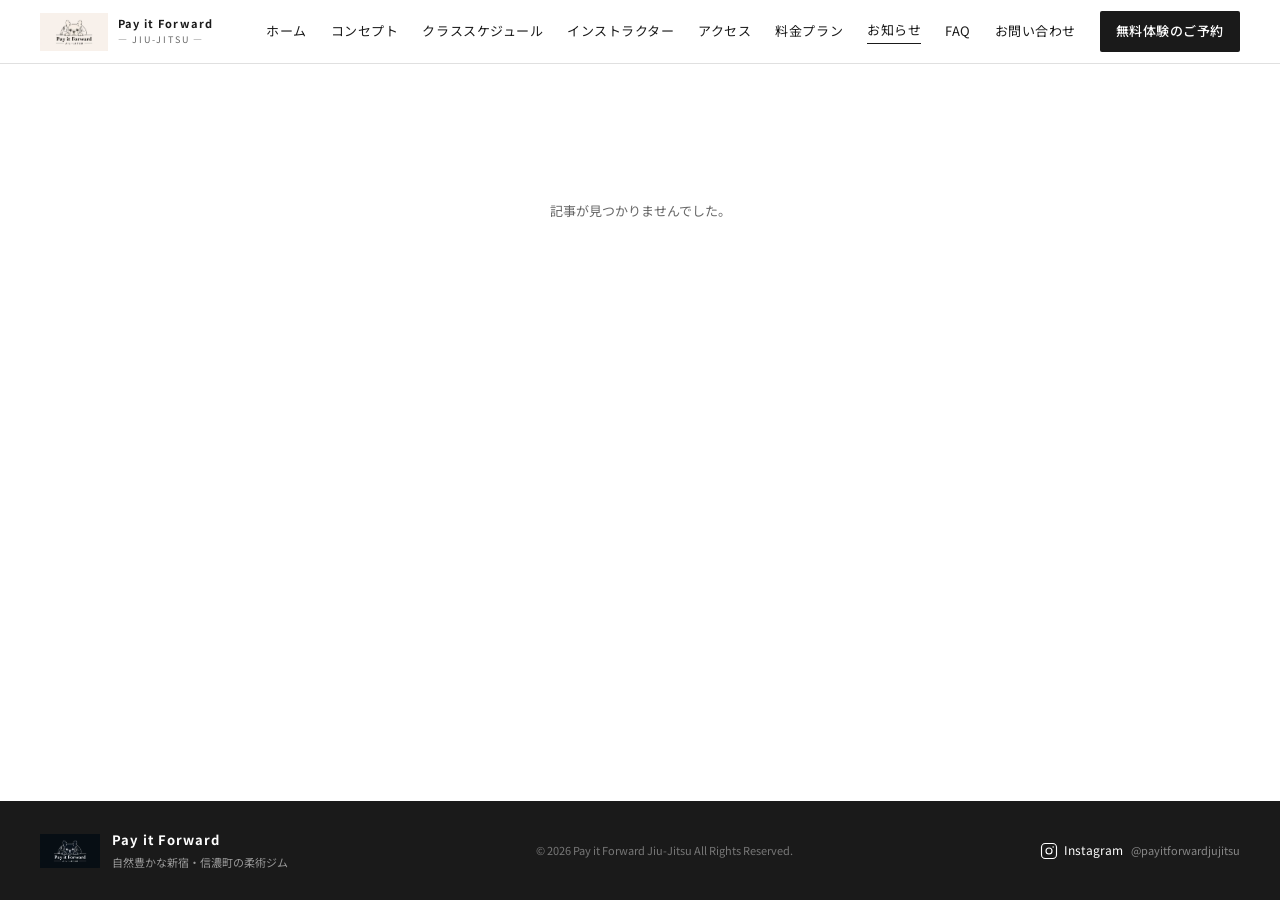
<file: news-detail.html>
<!DOCTYPE html>
<html lang="ja">
<head>
    <meta charset="UTF-8">
  <meta name="color-scheme" content="light">
  <meta name="viewport" content="width=device-width, initial-scale=1.0">
  <meta name="description" content="Pay it Forward JIU-JITSUのお知らせ詳細ページ。">
  <meta name="keywords" content="お知らせ,柔術,信濃町">
  <meta name="robots" content="index, follow">
  <title>お知らせ詳細｜Pay it Forward JIU-JITSU</title>

  <!-- OGP -->
  <meta property="og:type" content="website">
  <meta property="og:title" content="お知らせ詳細｜Pay it Forward JIU-JITSU">
  <meta property="og:description" content="Pay it Forward JIU-JITSUのお知らせ詳細ページ。">
  <meta property="og:url" content="https://payitforwardjiujitsu.com/news-detail.html">
  <meta property="og:image" content="https://payitforwardjiujitsu.com/logo.png">
  <meta property="og:site_name" content="Pay it Forward JIU-JITSU">
  <meta property="og:locale" content="ja_JP">

  <!-- Twitter Card -->
  <meta name="twitter:card" content="summary">
  <meta name="twitter:title" content="お知らせ詳細｜Pay it Forward JIU-JITSU">
  <meta name="twitter:description" content="Pay it Forward JIU-JITSUのお知らせ詳細ページ。">
  <meta name="twitter:image" content="https://payitforwardjiujitsu.com/logo.png">

  <!-- Favicon -->
  <link rel="icon" type="image/png" href="logo.png">
  <link rel="apple-touch-icon" href="logo.png">

  <!-- 表示速度最適化 -->
  <link rel="preconnect" href="https://fonts.googleapis.com">
  <link rel="preconnect" href="https://fonts.gstatic.com" crossorigin>
  <link rel="dns-prefetch" href="https://fonts.googleapis.com">

  <link rel="stylesheet" href="common.css">
  <style>
    .detail-section {
      padding: 72px 40px;
      max-width: 760px;
      margin: 0 auto;
    }

    .detail-eyebrow {
      font-size: 12px;
      color: var(--gray-text);
      letter-spacing: 0.1em;
      margin-bottom: 16px;
    }

    .detail-date {
      font-size: 12px;
      color: var(--gray-text);
      letter-spacing: 0.08em;
      margin-bottom: 12px;
    }

    .detail-title {
      font-family: var(--font-serif);
      font-size: 26px;
      font-weight: 700;
      line-height: 1.5;
      letter-spacing: 0.04em;
      margin-bottom: 40px;
      padding-bottom: 28px;
      border-bottom: 1px solid var(--gray-mid);
    }

    .detail-body {
      font-size: 15px;
      line-height: 2.1;
      color: #333;
      white-space: pre-wrap;
    }

    .detail-img {
      width: 100%;
      max-width: 680px;
      height: auto;
      margin-bottom: 32px;
      display: block;
    }

    .detail-cta {
      display: flex;
      flex-wrap: wrap;
      gap: 14px;
      margin-top: 44px;
      padding-top: 36px;
      border-top: 1px solid rgba(26, 26, 26, 0.12);
    }

    .detail-back {
      display: inline-flex;
      align-items: center;
      gap: 8px;
      margin-top: 56px;
      font-size: 13px;
      font-weight: 500;
      letter-spacing: 0.06em;
      color: var(--black);
      border-bottom: 1px solid var(--black);
      padding-bottom: 2px;
      transition: opacity 0.2s;
    }

    .detail-back:hover { opacity: 0.55; }

    .detail-loading {
      text-align: center;
      padding: 64px 0;
      font-size: 13px;
      color: var(--gray-text);
    }

    @media (max-width: 768px) {
      .detail-section { padding: 40px 20px; }
      .detail-title { font-size: 20px; margin-bottom: 28px; padding-bottom: 20px; }
      .detail-body { font-size: 14px; }
      .detail-cta { margin-top: 32px; padding-top: 28px; }
      .detail-cta .btn-primary { width: 100%; justify-content: center; }
    }
  </style>
</head>
<body>
  <div class="page-wrapper">

    <header class="site-header">
      <a href="index.html" class="site-logo">
        <img src="logo.png" alt="Pay it Forward Jiu-Jitsu ロゴ">
        <div><div class="logo-text">Pay it Forward</div><div class="logo-sub">— JIU-JITSU —</div></div>
      </a>
      <nav class="site-nav">
        <a href="index.html">ホーム</a>
        <a href="concept.html">コンセプト</a>
        <a href="schedule.html">クラススケジュール</a>
        <a href="instructor.html">インストラクター</a>
        <a href="access.html">アクセス</a>
        <a href="pricing.html">料金プラン</a>
        <a href="news.html" class="active">お知らせ</a>
        <a href="faq.html">FAQ</a>
        <a href="contact.html">お問い合わせ</a>
        <a href="contact.html" class="btn-cta">無料体験のご予約</a>
      </nav>
      <button class="hamburger" id="hamburger" aria-label="メニュー"><span></span><span></span><span></span></button>
    </header>

    <div class="mobile-menu" id="mobileMenu">
      <a href="index.html">ホーム</a>
      <a href="concept.html">コンセプト</a>
      <a href="schedule.html">クラススケジュール</a>
      <a href="instructor.html">インストラクター</a>
      <a href="access.html">アクセス</a>
      <a href="pricing.html">料金プラン</a>
      <a href="news.html">お知らせ</a>
      <a href="faq.html">FAQ</a>
      <a href="contact.html">お問い合わせ</a>
      <a href="contact.html" class="btn-cta">無料体験のご予約</a>
    </div>

    <main>
      <section class="detail-section">
        <div id="detailContainer">
          <p class="detail-loading">読み込み中...</p>
        </div>
      </section>
    </main>

    <footer class="site-footer">
      <div class="footer-logo">
        <img src="logo.png" alt="ロゴ">
        <div><div class="footer-logo-name">Pay it Forward</div><div class="footer-logo-tagline">自然豊かな新宿・信濃町の柔術ジム</div></div>
      </div>
      <div class="footer-copy">&copy; 2026 Pay it Forward Jiu-Jitsu All Rights Reserved.</div>
      <div class="footer-sns">
        <a href="https://www.instagram.com/payitforwardjiujitsu?igsh=d3Uzd296cXIxdXo=" target="_blank" rel="noopener"><svg width="18" height="18" viewBox="0 0 24 24" fill="none"><rect x="2" y="2" width="20" height="20" rx="5" stroke="white" stroke-width="1.5"/><circle cx="12" cy="12" r="4" stroke="white" stroke-width="1.5"/><circle cx="17.5" cy="6.5" r="1" fill="white"/></svg>Instagram</a>
        <span class="footer-sns-handle">@payitforwardjujitsu</span>
      </div>
    </footer>

  </div>

  <script src="news-data.js?v=20261104"></script>
  <script>
    // ===== ハンバーガー =====
    var ham = document.getElementById('hamburger');
    var menu = document.getElementById('mobileMenu');
    ham.addEventListener('click', function() {
      ham.classList.toggle('open');
      menu.classList.toggle('open');
      document.body.classList.toggle('menu-open');
    });
    menu.querySelectorAll('a').forEach(function(a) {
      a.addEventListener('click', function() {
        ham.classList.remove('open');
        menu.classList.remove('open');
        document.body.classList.remove('menu-open');
      });
    });

    // ===== お知らせデータ =====
    // データ本体は news-data.js にあります（3ページ共通・ここには書かない）

    // ===== 詳細表示 =====
    function formatDate(s) {
      var d = new Date(s);
      return d.getFullYear() + '.' + String(d.getMonth()+1).padStart(2,'0') + '.' + String(d.getDate()).padStart(2,'0');
    }

    var params = new URLSearchParams(window.location.search);
    var targetId = parseInt(params.get('id'));
    var item = null;
    for (var i = 0; i < NEWS_DATA.length; i++) {
      if (NEWS_DATA[i].id === targetId) { item = NEWS_DATA[i]; break; }
    }

    var container = document.getElementById('detailContainer');
    if (!item) {
      container.innerHTML = '<p class="detail-loading">記事が見つかりませんでした。</p>';
    } else {
      document.title = item.title + ' | Pay it Forward Jiu-Jitsu';
      var canon = document.createElement('link');
      canon.rel = 'canonical';
      canon.href = 'https://payitforwardjiujitsu.com/news-detail.html?id=' + item.id;
      document.head.appendChild(canon);
      var body = item.content.replace(/\n/g, '<br>');
      var linkHtml = '';
      if (item.links && item.links.length) {
        var parts = [];
        for (var j = 0; j < item.links.length; j++) {
          parts.push('<a href="' + item.links[j].href + '" class="btn-primary">' + item.links[j].label +
            '<svg width="16" height="16" viewBox="0 0 16 16" fill="none"><path d="M3 8h10M9 4l4 4-4 4" stroke="#fff" stroke-width="1.5" stroke-linecap="round" stroke-linejoin="round"/></svg></a>');
        }
        linkHtml = '<div class="detail-cta">' + parts.join('') + '</div>';
      }
      var imgHtml = item.thumbnail ? '<img src="' + item.thumbnail + '" alt="' + item.title + '" class="detail-img" loading="lazy">' : '';
      container.innerHTML =
        '<p class="detail-eyebrow">お知らせ</p>' +
        '<p class="detail-date">' + formatDate(item.date) + '</p>' +
        '<h1 class="detail-title">' + item.title + '</h1>' +
        imgHtml +
        '<div class="detail-body">' + body + '</div>' +
        linkHtml +
        '<a href="news.html" class="detail-back">' +
        '<svg width="14" height="14" viewBox="0 0 14 14" fill="none"><path d="M11 7H3M6 3L2 7l4 4" stroke="#1a1a1a" stroke-width="1.2" stroke-linecap="round" stroke-linejoin="round"/></svg>' +
        'お知らせ一覧へ戻る</a>';
    }
  </script>
</body>
</html>
</file>
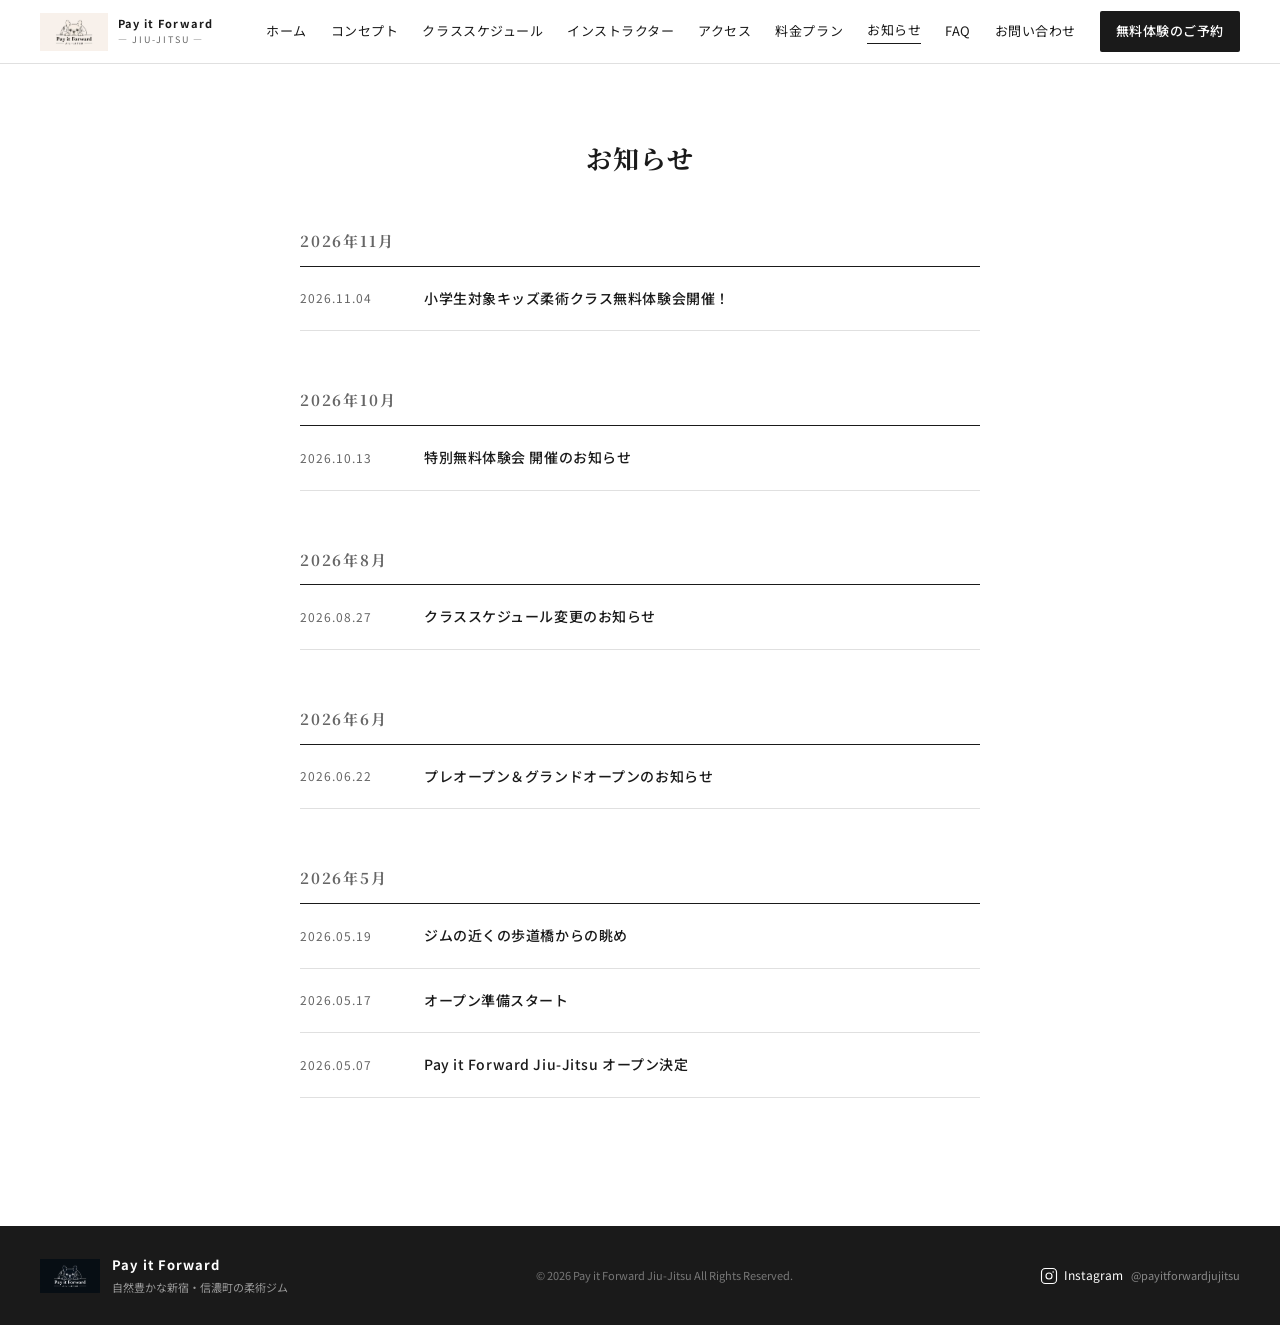
<file: news.html>
<!DOCTYPE html>
<html lang="ja">
<head>
    <meta charset="UTF-8">
  <meta name="color-scheme" content="light">
  <meta name="viewport" content="width=device-width, initial-scale=1.0">
  <meta name="description" content="Pay it Forward JIU-JITSUからのお知らせ・最新情報。オープン情報、体験会、イベントなど随時更新。">
  <meta name="keywords" content="お知らせ,ニュース,柔術,信濃町,オープン,体験会">
  <meta name="robots" content="index, follow">
  <title>お知らせ｜Pay it Forward JIU-JITSU</title>

  <!-- OGP -->
  <meta property="og:type" content="website">
  <meta property="og:title" content="お知らせ｜Pay it Forward JIU-JITSU">
  <meta property="og:description" content="Pay it Forward JIU-JITSUからのお知らせ・最新情報。オープン情報、体験会、イベントなど随時更新。">
  <meta property="og:url" content="https://payitforwardjiujitsu.com/news.html">
  <meta property="og:image" content="https://payitforwardjiujitsu.com/logo.png">
  <meta property="og:site_name" content="Pay it Forward JIU-JITSU">
  <meta property="og:locale" content="ja_JP">

  <!-- Twitter Card -->
  <meta name="twitter:card" content="summary">
  <meta name="twitter:title" content="お知らせ｜Pay it Forward JIU-JITSU">
  <meta name="twitter:description" content="Pay it Forward JIU-JITSUからのお知らせ・最新情報。オープン情報、体験会、イベントなど随時更新。">
  <meta name="twitter:image" content="https://payitforwardjiujitsu.com/logo.png">

  <link rel="canonical" href="https://payitforwardjiujitsu.com/news.html">

  <!-- Favicon -->
  <link rel="icon" type="image/png" href="logo.png">
  <link rel="apple-touch-icon" href="logo.png">

  <!-- 表示速度最適化 -->
  <link rel="preconnect" href="https://fonts.googleapis.com">
  <link rel="preconnect" href="https://fonts.gstatic.com" crossorigin>
  <link rel="dns-prefetch" href="https://fonts.googleapis.com">

  <link rel="stylesheet" href="common.css">
  <style>
    .news-section {
      padding: 72px 40px;
      max-width: 760px;
      margin: 0 auto;
    }

    /* ===== 月別アーカイブ ===== */
    .news-month {
      margin-bottom: 56px;
    }

    .news-month-heading {
      font-family: var(--font-serif);
      font-size: 15px;
      font-weight: 700;
      letter-spacing: 0.12em;
      color: var(--gray-text);
      margin-bottom: 0;
      padding-bottom: 12px;
      border-bottom: 1px solid var(--black);
    }

    .news-list {
      list-style: none;
    }

    .news-item a {
      display: grid;
      grid-template-columns: 100px 1fr;
      gap: 24px;
      align-items: center;
      padding: 20px 0;
      border-bottom: 1px solid var(--gray-mid);
      transition: opacity 0.2s;
    }

    .news-item a:hover { opacity: 0.55; }

    .news-date {
      font-size: 12px;
      color: var(--gray-text);
      letter-spacing: 0.08em;
      white-space: nowrap;
    }

    .news-title {
      font-size: 14px;
      font-weight: 500;
      letter-spacing: 0.04em;
      color: var(--black);
    }

    .news-arrow {
      display: flex;
      align-items: center;
      justify-content: flex-end;
    }

    /* ローディング・エラー */
    .news-loading {
      text-align: center;
      padding: 64px 0;
      font-size: 13px;
      color: var(--gray-text);
    }

    @media (max-width: 768px) {
      .news-section { padding: 40px 20px; }

      .news-item a {
        grid-template-columns: 1fr;
        gap: 6px;
        padding: 18px 0;
      }
    }
  </style>
</head>
<body>
  <div class="page-wrapper">

    <header class="site-header">
      <a href="index.html" class="site-logo">
        <img src="logo.png" alt="Pay it Forward Jiu-Jitsu ロゴ">
        <div><div class="logo-text">Pay it Forward</div><div class="logo-sub">— JIU-JITSU —</div></div>
      </a>
      <nav class="site-nav">
        <a href="index.html">ホーム</a>
        <a href="concept.html">コンセプト</a>
        <a href="schedule.html">クラススケジュール</a>
        <a href="instructor.html">インストラクター</a>
        <a href="access.html">アクセス</a>
        <a href="pricing.html">料金プラン</a>
        <a href="news.html" class="active">お知らせ</a>
        <a href="faq.html">FAQ</a>
        <a href="contact.html">お問い合わせ</a>
        <a href="contact.html" class="btn-cta">無料体験のご予約</a>
      </nav>
      <button class="hamburger" id="hamburger" aria-label="メニュー"><span></span><span></span><span></span></button>
    </header>

    <div class="mobile-menu" id="mobileMenu">
      <a href="index.html">ホーム</a>
      <a href="concept.html">コンセプト</a>
      <a href="schedule.html">クラススケジュール</a>
      <a href="instructor.html">インストラクター</a>
      <a href="access.html">アクセス</a>
      <a href="pricing.html">料金プラン</a>
      <a href="news.html">お知らせ</a>
      <a href="faq.html">FAQ</a>
      <a href="contact.html">お問い合わせ</a>
      <a href="contact.html" class="btn-cta">無料体験のご予約</a>
    </div>

    <main>
      <section class="news-section">
        <h1 class="section-title">お知らせ</h1>
        <div id="newsContainer">
          <p class="news-loading">読み込み中...</p>
        </div>
      </section>
    </main>

    <footer class="site-footer">
      <div class="footer-logo">
        <img src="logo.png" alt="ロゴ">
        <div><div class="footer-logo-name">Pay it Forward</div><div class="footer-logo-tagline">自然豊かな新宿・信濃町の柔術ジム</div></div>
      </div>
      <div class="footer-copy">&copy; 2026 Pay it Forward Jiu-Jitsu All Rights Reserved.</div>
      <div class="footer-sns">
        <a href="https://www.instagram.com/payitforwardjiujitsu?igsh=d3Uzd296cXIxdXo=" target="_blank" rel="noopener"><svg width="18" height="18" viewBox="0 0 24 24" fill="none"><rect x="2" y="2" width="20" height="20" rx="5" stroke="white" stroke-width="1.5"/><circle cx="12" cy="12" r="4" stroke="white" stroke-width="1.5"/><circle cx="17.5" cy="6.5" r="1" fill="white"/></svg>Instagram</a>
        <span class="footer-sns-handle">@payitforwardjujitsu</span>
      </div>
    </footer>

  </div>

  <script src="news-data.js?v=20261104"></script>
  <script>
    // ===== ハンバーガー =====
    var ham = document.getElementById('hamburger');
    var menu = document.getElementById('mobileMenu');
    ham.addEventListener('click', function() {
      ham.classList.toggle('open');
      menu.classList.toggle('open');
      document.body.classList.toggle('menu-open');
    });
    menu.querySelectorAll('a').forEach(function(a) {
      a.addEventListener('click', function() {
        ham.classList.remove('open');
        menu.classList.remove('open');
        document.body.classList.remove('menu-open');
      });
    });

    // ===== お知らせデータ =====
    // データ本体は news-data.js にあります（3ページ共通・ここには書かない）

    // ===== 一覧表示 =====
    function formatDate(s) {
      var d = new Date(s);
      return d.getFullYear() + '.' + String(d.getMonth()+1).padStart(2,'0') + '.' + String(d.getDate()).padStart(2,'0');
    }
    function getMonthKey(s) {
      var d = new Date(s);
      return d.getFullYear() + '年' + (d.getMonth()+1) + '月';
    }

    var data = NEWS_DATA.slice().sort(function(a,b){ return new Date(b.date) - new Date(a.date); });
    var groups = {};
    var order = [];
    data.forEach(function(item) {
      var key = getMonthKey(item.date);
      if (!groups[key]) { groups[key] = []; order.push(key); }
      groups[key].push(item);
    });

    var container = document.getElementById('newsContainer');
    container.innerHTML = '';
    order.forEach(function(month) {
      var sec = document.createElement('div');
      sec.className = 'news-month';
      var h3 = document.createElement('h3');
      h3.className = 'news-month-heading';
      h3.textContent = month;
      sec.appendChild(h3);
      var ul = document.createElement('ul');
      ul.className = 'news-list';
      groups[month].forEach(function(item) {
        var li = document.createElement('li');
        li.className = 'news-item';
        li.innerHTML = '<a href="news-detail.html?id=' + item.id + '"><span class="news-date">' + formatDate(item.date) + '</span><span class="news-title">' + item.title + '</span></a>';
        ul.appendChild(li);
      });
      sec.appendChild(ul);
      container.appendChild(sec);
    });
  </script>
</body>
</html>
</file>
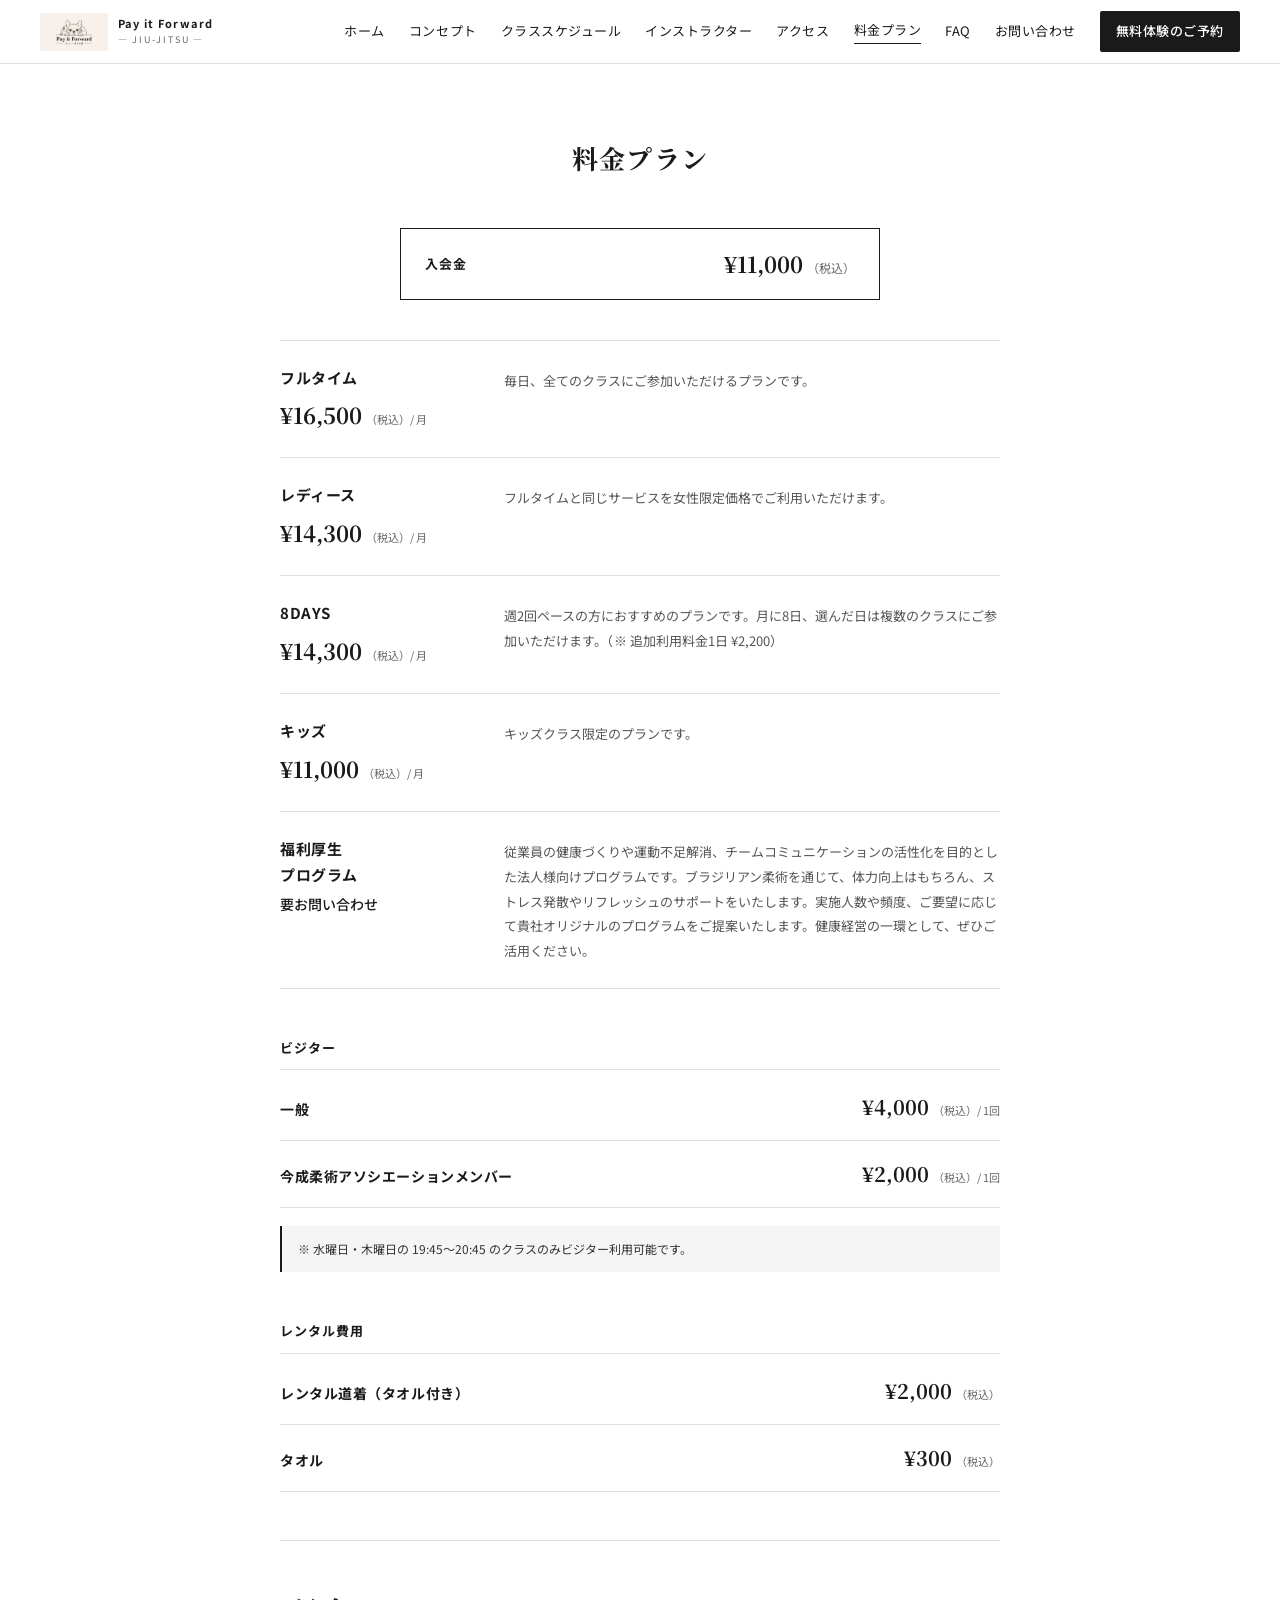
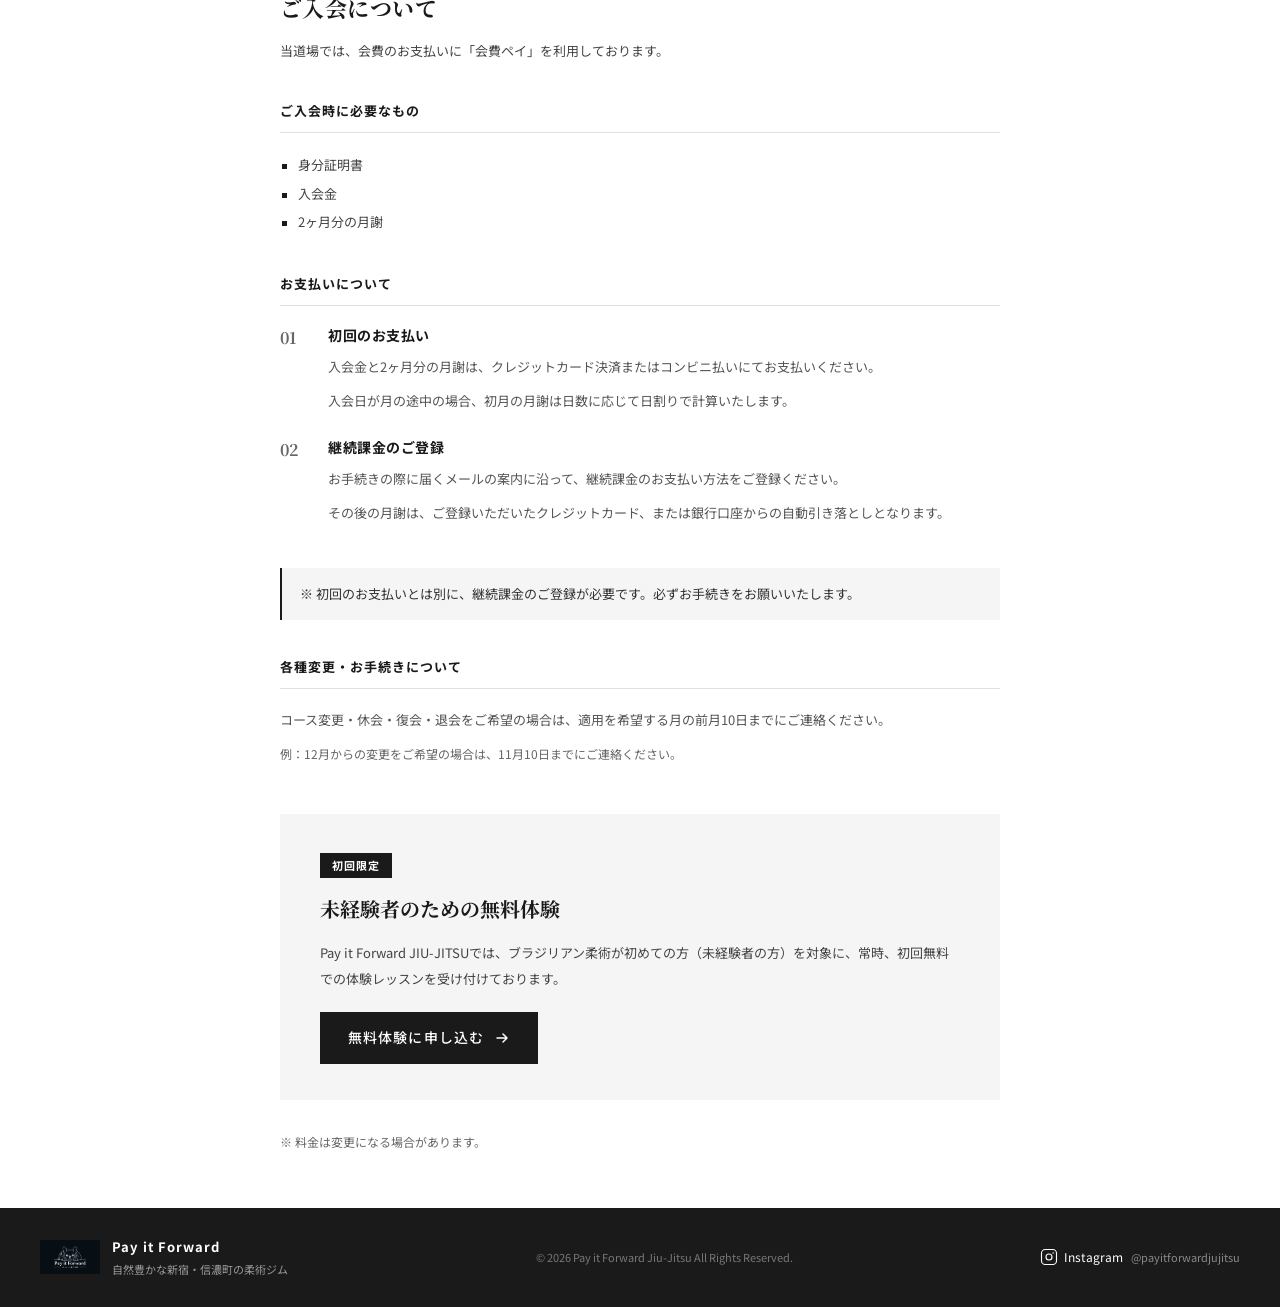
<file: pricing.html>
<!DOCTYPE html>
<html lang="ja">
<head>
    <meta charset="UTF-8">
  <meta name="color-scheme" content="light">
  <meta name="viewport" content="width=device-width, initial-scale=1.0">
  <meta name="description" content="フルタイム月16,500円〜。入会金11,000円。初回無料体験受付中。キッズ・レディース・8DAYSプランあり。">
  <meta name="keywords" content="料金,月会費,入会金,体験,柔術,信濃町,フルタイム,キッズ,レディース">
  <meta name="robots" content="index, follow">
  <title>料金プラン｜Pay it Forward JIU-JITSU</title>

  <!-- OGP -->
  <meta property="og:type" content="website">
  <meta property="og:title" content="料金プラン｜Pay it Forward JIU-JITSU">
  <meta property="og:description" content="フルタイム月16,500円〜。入会金11,000円。初回無料体験受付中。キッズ・レディース・8DAYSプランあり。">
  <meta property="og:url" content="https://payitforwardjiujitsu.com/pricing.html">
  <meta property="og:image" content="https://payitforwardjiujitsu.com/logo.png">
  <meta property="og:site_name" content="Pay it Forward JIU-JITSU">
  <meta property="og:locale" content="ja_JP">

  <!-- Twitter Card -->
  <meta name="twitter:card" content="summary">
  <meta name="twitter:title" content="料金プラン｜Pay it Forward JIU-JITSU">
  <meta name="twitter:description" content="フルタイム月16,500円〜。入会金11,000円。初回無料体験受付中。キッズ・レディース・8DAYSプランあり。">
  <meta name="twitter:image" content="https://payitforwardjiujitsu.com/logo.png">

  <link rel="canonical" href="https://payitforwardjiujitsu.com/pricing.html">

  <!-- Favicon -->
  <link rel="icon" type="image/png" href="logo.png">
  <link rel="apple-touch-icon" href="logo.png">

  <!-- 表示速度最適化 -->
  <link rel="preconnect" href="https://fonts.googleapis.com">
  <link rel="preconnect" href="https://fonts.gstatic.com" crossorigin>
  <link rel="dns-prefetch" href="https://fonts.googleapis.com">

  <link rel="stylesheet" href="common.css">
  <style>
    .pricing-section {
      padding: 72px 40px 56px;
      max-width: 960px;
      margin: 0 auto;
    }

    /* 4カラムカード */
    .pricing-grid {
      display: grid;
      grid-template-columns: repeat(4, 1fr);
      gap: 12px;
      margin-bottom: 28px;
    }

    .pricing-card {
      border: 1px solid var(--gray-mid);
      padding: 28px 16px;
      text-align: center;
    }

    .pricing-card.featured {
      border-color: var(--black);
      background: var(--black);
      color: var(--white);
    }

    .pricing-type {
      font-size: 13px;
      font-weight: 700;
      letter-spacing: 0.06em;
      margin-bottom: 4px;
      line-height: 1.4;
    }

    .pricing-sub {
      font-size: 12px;
      color: var(--gray-text);
      margin-bottom: 20px;
      min-height: 18px;
    }

    .pricing-card.featured .pricing-sub { color: #aaa; }

    .pricing-price {
      font-family: var(--font-serif);
      font-size: 30px;
      font-weight: 700;
      letter-spacing: -0.01em;
      margin-bottom: 2px;
    }

    .pricing-unit {
      font-size: 12px;
      color: var(--gray-text);
      margin-bottom: 20px;
    }

    .pricing-card.featured .pricing-unit { color: #aaa; }

    .pricing-features {
      font-size: 12px;
      line-height: 2;
      color: #555;
      border-top: 1px solid var(--gray-mid);
      padding-top: 16px;
    }

    .pricing-card.featured .pricing-features {
      color: #ccc;
      border-top-color: #444;
    }

    .pricing-notes {
      font-size: 12px;
      color: var(--gray-text);
      line-height: 2;
    }

    .pricing-notes p::before { content: '※ '; }

    /* お問い合わせ */
    .contact-section {
      padding: 56px 40px 72px;
      max-width: 960px;
      margin: 0 auto;
      border-top: 1px solid var(--gray-mid);
    }

    .contact-intro {
      text-align: center;
      font-size: 14px;
      color: #555;
      margin-top: -24px;
      margin-bottom: 48px;
      line-height: 2;
    }

    .contact-grid {
      display: grid;
      grid-template-columns: repeat(3, 1fr);
      gap: 20px;
    }

    .contact-card {
      border: 1px solid var(--gray-mid);
      padding: 32px 20px;
      text-align: center;
    }

    .contact-card.line-card {
      background: #06c755;
      border-color: #06c755;
      color: var(--white);
    }

    .contact-icon { display: flex; justify-content: center; margin-bottom: 14px; }
    .contact-type { font-size: 15px; font-weight: 700; margin-bottom: 4px; }
    .contact-desc { font-size: 12px; color: var(--gray-text); margin-bottom: 18px; line-height: 1.7; }
    .contact-card.line-card .contact-desc { color: rgba(255,255,255,0.85); }

    .contact-link {
      display: inline-flex;
      align-items: center;
      gap: 6px;
      font-size: 13px;
      font-weight: 500;
      border-bottom: 1px solid var(--black);
      padding-bottom: 2px;
      transition: opacity 0.2s;
    }

    .contact-link:hover { opacity: 0.6; }
    .contact-card.line-card .contact-link { color: var(--white); border-bottom-color: var(--white); }

    /* ===== TABLET ===== */
    @media (max-width: 1024px) {
      .pricing-section, .contact-section { padding-left: 24px; padding-right: 24px; }
      .pricing-grid { gap: 10px; }
      .pricing-price { font-size: 26px; }
    }

    /* ===== SP ===== */
    @media (max-width: 768px) {
      .pricing-section { padding: 40px 20px 36px; }
      .contact-section { padding: 36px 20px 56px; }
      .contact-intro { font-size: 13px; margin-bottom: 32px; }

      .pricing-grid {
        grid-template-columns: repeat(2, 1fr);
        gap: 10px;
      }

      .contact-grid { grid-template-columns: 1fr; gap: 12px; }
      .contact-card { padding: 24px 20px; }
    }

    @media (max-width: 480px) {
      .pricing-grid { grid-template-columns: 1fr; gap: 8px; }
      .pricing-card { padding: 20px 16px; }
    }

    /* ===== 入会金 ===== */
    .pricing-entry {
      display: flex;
      align-items: center;
      justify-content: space-between;
      max-width: 480px;
      margin: 0 auto 40px;
      padding: 16px 24px;
      border: 1.5px solid var(--black);
    }

    .pricing-entry-label {
      font-size: 13px;
      font-weight: 700;
      letter-spacing: 0.08em;
    }

    .pricing-entry-price {
      font-family: var(--font-serif);
      font-size: 22px;
      font-weight: 700;
    }

    .pricing-entry-tax {
      font-size: 12px;
      font-weight: 400;
      font-family: var(--font-sans);
      color: var(--gray-text);
      margin-left: 4px;
    }

    /* ===== プラン一覧 ===== */
    .pricing-list {
      max-width: 720px;
      margin: 0 auto 48px;
    }

    .pricing-row {
      display: grid;
      grid-template-columns: 200px 1fr;
      gap: 24px;
      align-items: start;
      padding: 24px 0;
      border-bottom: 1px solid var(--gray-mid);
    }

    .pricing-row:first-child { border-top: 1px solid var(--gray-mid); }

    .pricing-row-name {
      font-size: 15px;
      font-weight: 700;
      letter-spacing: 0.04em;
      margin-bottom: 6px;
    }

    .pricing-row-price {
      font-family: var(--font-serif);
      font-size: 22px;
      font-weight: 700;
    }

    .pricing-row-price .tax {
      font-size: 11px;
      font-weight: 400;
      font-family: var(--font-sans);
      color: var(--gray-text);
      margin-left: 4px;
    }

    .pricing-row-desc {
      font-size: 13px;
      line-height: 1.9;
      color: #555;
      padding-top: 4px;
    }

    /* ===== 無料体験 ===== */
    .pricing-trial {
      max-width: 720px;
      margin: 0 auto 32px;
      background: var(--gray-light);
      padding: 36px 40px;
    }

    .pricing-trial-badge {
      display: inline-block;
      background: var(--black);
      color: var(--white);
      font-size: 11px;
      font-weight: 700;
      letter-spacing: 0.1em;
      padding: 3px 12px;
      margin-bottom: 14px;
    }

    .pricing-trial-title {
      font-family: var(--font-serif);
      font-size: 20px;
      font-weight: 700;
      margin-bottom: 14px;
    }

    .pricing-trial-body {
      font-size: 13px;
      line-height: 2;
      color: #444;
    }

    /* ===== ビジター / レンタル ===== */
    .pricing-sub-section {
      max-width: 720px;
      margin: 0 auto 48px;
    }

    .pricing-sub-heading {
      font-size: 13px;
      font-weight: 700;
      letter-spacing: 0.08em;
      padding-bottom: 10px;
      margin-bottom: 4px;
      border-bottom: 1px solid var(--gray-mid);
    }

    .pricing-fee-row {
      display: grid;
      grid-template-columns: 1fr auto;
      gap: 16px;
      align-items: baseline;
      padding: 16px 0;
      border-bottom: 1px solid var(--gray-mid);
    }

    .pricing-fee-name {
      font-size: 14px;
      font-weight: 700;
      letter-spacing: 0.04em;
    }

    .pricing-fee-note {
      display: block;
      font-size: 12px;
      font-weight: 400;
      letter-spacing: 0;
      color: var(--gray-text);
      margin-top: 4px;
    }

    .pricing-fee-price {
      font-family: var(--font-serif);
      font-size: 20px;
      font-weight: 700;
      white-space: nowrap;
    }

    .pricing-fee-price .tax {
      font-size: 11px;
      font-weight: 400;
      font-family: var(--font-sans);
      color: var(--gray-text);
      margin-left: 4px;
    }

    .pricing-sub-note {
      font-size: 12px;
      line-height: 1.9;
      color: #333;
      background: var(--gray-light);
      border-left: 2px solid var(--black);
      padding: 12px 16px;
      margin-top: 18px;
    }

    /* ===== ご入会について ===== */
    .pricing-join {
      max-width: 720px;
      margin: 0 auto 48px;
      padding-top: 48px;
      border-top: 1px solid var(--gray-mid);
    }

    .pricing-join-title {
      font-family: var(--font-serif);
      font-size: 22px;
      font-weight: 700;
      letter-spacing: 0.02em;
      margin-bottom: 12px;
    }

    .pricing-join-lead {
      font-size: 13px;
      line-height: 2;
      color: #444;
      margin-bottom: 36px;
    }

    .pricing-join-block { margin-bottom: 36px; }
    .pricing-join-block:last-child { margin-bottom: 0; }

    .pricing-join-heading {
      font-size: 13px;
      font-weight: 700;
      letter-spacing: 0.08em;
      padding-bottom: 10px;
      margin-bottom: 18px;
      border-bottom: 1px solid var(--gray-mid);
    }

    .pricing-join-list { list-style: none; }

    .pricing-join-list li {
      position: relative;
      padding-left: 18px;
      font-size: 13px;
      line-height: 2.2;
      color: #444;
    }

    .pricing-join-list li::before {
      content: "";
      position: absolute;
      left: 2px;
      top: 13px;
      width: 5px;
      height: 5px;
      background: var(--black);
    }

    .pricing-join-step {
      display: grid;
      grid-template-columns: 34px 1fr;
      gap: 14px;
      align-items: start;
      padding-bottom: 22px;
    }

    .pricing-join-step:last-child { padding-bottom: 0; }

    .pricing-join-num {
      font-family: var(--font-serif);
      font-size: 16px;
      font-weight: 700;
      line-height: 1.8;
      color: var(--gray-text);
    }

    .pricing-join-step-name {
      font-size: 14px;
      font-weight: 700;
      letter-spacing: 0.04em;
      margin-bottom: 6px;
    }

    .pricing-join-body {
      font-size: 13px;
      line-height: 2;
      color: #555;
    }

    .pricing-join-body + .pricing-join-body { margin-top: 8px; }

    .pricing-join-caution {
      font-size: 13px;
      line-height: 1.9;
      color: #333;
      background: var(--gray-light);
      border-left: 2px solid var(--black);
      padding: 14px 18px;
      margin-top: 20px;
    }

    .pricing-join-example {
      font-size: 12px;
      line-height: 1.9;
      color: var(--gray-text);
      margin-top: 10px;
    }

    .pricing-note {
      font-size: 12px;
      color: var(--gray-text);
      max-width: 720px;
      margin: 0 auto;
    }

    @media (max-width: 768px) {
      .pricing-entry { max-width: 100%; }
      .pricing-row { grid-template-columns: 1fr; gap: 8px; }
      .pricing-trial { padding: 28px 20px; }
      .pricing-sub-section { margin-bottom: 36px; }
      .pricing-fee-row { grid-template-columns: 1fr; gap: 6px; padding: 14px 0; }
      .pricing-fee-price { font-size: 19px; }
      .pricing-sub-note { padding: 12px 14px; }
      .pricing-join { padding-top: 36px; margin-bottom: 36px; }
      .pricing-join-title { font-size: 19px; }
      .pricing-join-lead { margin-bottom: 28px; }
      .pricing-join-block { margin-bottom: 28px; }
      .pricing-join-step { grid-template-columns: 26px 1fr; gap: 10px; }
      .pricing-join-caution { padding: 13px 15px; }
    }
  </style>
</head>
<body>
  <div class="page-wrapper">

    <header class="site-header">
      <a href="index.html" class="site-logo">
        <img src="logo.png" alt="Pay it Forward Jiu-Jitsu ロゴ">
        <div><div class="logo-text">Pay it Forward</div><div class="logo-sub">— JIU-JITSU —</div></div>
      </a>
      <nav class="site-nav">
        <a href="index.html">ホーム</a>
        <a href="concept.html">コンセプト</a>
        <a href="schedule.html">クラススケジュール</a>
        <a href="instructor.html">インストラクター</a>
        <a href="access.html">アクセス</a>
        <a href="pricing.html" class="active">料金プラン</a>
        <a href="faq.html">FAQ</a>
        <a href="contact.html">お問い合わせ</a>
        <a href="contact.html" class="btn-cta">無料体験のご予約</a>
      </nav>
      <button class="hamburger" id="hamburger" aria-label="メニュー"><span></span><span></span><span></span></button>
    </header>

    <div class="mobile-menu" id="mobileMenu">
      <a href="index.html">ホーム</a>
      <a href="concept.html">コンセプト</a>
      <a href="schedule.html">クラススケジュール</a>
      <a href="instructor.html">インストラクター</a>
      <a href="access.html">アクセス</a>
      <a href="pricing.html">料金プラン</a>
      <a href="news.html">お知らせ</a>
      <a href="faq.html">FAQ</a>
      <a href="contact.html">お問い合わせ</a>
      <a href="contact.html" class="btn-cta">無料体験のご予約</a>
    </div>

    <main>

      <!-- 料金プラン -->
      <section class="pricing-section">
        <h1 class="section-title">料金プラン</h1>

        <!-- 入会金 -->
        <div class="pricing-entry">
          <span class="pricing-entry-label">入会金</span>
          <span class="pricing-entry-price">¥11,000<span class="pricing-entry-tax">（税込）</span></span>
        </div>

        <!-- プラン一覧 -->
        <div class="pricing-list">

          <div class="pricing-row">
            <div class="pricing-row-left">
              <p class="pricing-row-name">フルタイム</p>
              <p class="pricing-row-price">¥16,500<span class="tax">（税込）/ 月</span></p>
            </div>
            <p class="pricing-row-desc">毎日、全てのクラスにご参加いただけるプランです。</p>
          </div>

          <div class="pricing-row">
            <div class="pricing-row-left">
              <p class="pricing-row-name">レディース</p>
              <p class="pricing-row-price">¥14,300<span class="tax">（税込）/ 月</span></p>
            </div>
            <p class="pricing-row-desc">フルタイムと同じサービスを女性限定価格でご利用いただけます。</p>
          </div>

          <div class="pricing-row">
            <div class="pricing-row-left">
              <p class="pricing-row-name">8DAYS</p>
              <p class="pricing-row-price">¥14,300<span class="tax">（税込）/ 月</span></p>
            </div>
            <p class="pricing-row-desc">週2回ペースの方におすすめのプランです。月に8日、選んだ日は複数のクラスにご参加いただけます。（※ 追加利用料金1日 ¥2,200）</p>
          </div>

          <div class="pricing-row">
            <div class="pricing-row-left">
              <p class="pricing-row-name">キッズ</p>
              <p class="pricing-row-price">¥11,000<span class="tax">（税込）/ 月</span></p>
            </div>
            <p class="pricing-row-desc">キッズクラス限定のプランです。</p>
          </div>

          <div class="pricing-row">
            <div class="pricing-row-left">
              <p class="pricing-row-name">福利厚生<br>プログラム</p>
              <p class="pricing-row-price" style="font-size:14px;font-family:var(--font-sans);font-weight:500;">要お問い合わせ</p>
            </div>
            <p class="pricing-row-desc">従業員の健康づくりや運動不足解消、チームコミュニケーションの活性化を目的とした法人様向けプログラムです。ブラジリアン柔術を通じて、体力向上はもちろん、ストレス発散やリフレッシュのサポートをいたします。実施人数や頻度、ご要望に応じて貴社オリジナルのプログラムをご提案いたします。健康経営の一環として、ぜひご活用ください。</p>
          </div>

        </div>

        <!-- ビジター -->
        <div class="pricing-sub-section">
          <h2 class="pricing-sub-heading">ビジター</h2>

          <div class="pricing-fee-row">
            <p class="pricing-fee-name">一般</p>
            <p class="pricing-fee-price">¥4,000<span class="tax">（税込）/ 1回</span></p>
          </div>

          <div class="pricing-fee-row">
            <p class="pricing-fee-name">今成柔術アソシエーションメンバー</p>
            <p class="pricing-fee-price">¥2,000<span class="tax">（税込）/ 1回</span></p>
          </div>

          <p class="pricing-sub-note">※ 水曜日・木曜日の 19:45〜20:45 のクラスのみビジター利用可能です。</p>
        </div>

        <!-- レンタル費用 -->
        <div class="pricing-sub-section">
          <h2 class="pricing-sub-heading">レンタル費用</h2>

          <div class="pricing-fee-row">
            <p class="pricing-fee-name">レンタル道着（タオル付き）</p>
            <p class="pricing-fee-price">¥2,000<span class="tax">（税込）</span></p>
          </div>

          <div class="pricing-fee-row">
            <p class="pricing-fee-name">タオル</p>
            <p class="pricing-fee-price">¥300<span class="tax">（税込）</span></p>
          </div>
        </div>

        <!-- ご入会について -->
        <div class="pricing-join">
          <h2 class="pricing-join-title">ご入会について</h2>
          <p class="pricing-join-lead">当道場では、会費のお支払いに「会費ペイ」を利用しております。</p>

          <div class="pricing-join-block">
            <h3 class="pricing-join-heading">ご入会時に必要なもの</h3>
            <ul class="pricing-join-list">
              <li>身分証明書</li>
              <li>入会金</li>
              <li>2ヶ月分の月謝</li>
            </ul>
          </div>

          <div class="pricing-join-block">
            <h3 class="pricing-join-heading">お支払いについて</h3>

            <div class="pricing-join-step">
              <span class="pricing-join-num">01</span>
              <div>
                <p class="pricing-join-step-name">初回のお支払い</p>
                <p class="pricing-join-body">入会金と2ヶ月分の月謝は、クレジットカード決済またはコンビニ払いにてお支払いください。</p>
                <p class="pricing-join-body">入会日が月の途中の場合、初月の月謝は日数に応じて日割りで計算いたします。</p>
              </div>
            </div>

            <div class="pricing-join-step">
              <span class="pricing-join-num">02</span>
              <div>
                <p class="pricing-join-step-name">継続課金のご登録</p>
                <p class="pricing-join-body">お手続きの際に届くメールの案内に沿って、継続課金のお支払い方法をご登録ください。</p>
                <p class="pricing-join-body">その後の月謝は、ご登録いただいたクレジットカード、または銀行口座からの自動引き落としとなります。</p>
              </div>
            </div>

            <p class="pricing-join-caution">※ 初回のお支払いとは別に、継続課金のご登録が必要です。必ずお手続きをお願いいたします。</p>
          </div>

          <div class="pricing-join-block">
            <h3 class="pricing-join-heading">各種変更・お手続きについて</h3>
            <p class="pricing-join-body">コース変更・休会・復会・退会をご希望の場合は、適用を希望する月の前月10日までにご連絡ください。</p>
            <p class="pricing-join-example">例：12月からの変更をご希望の場合は、11月10日までにご連絡ください。</p>
          </div>
        </div>

        <!-- 無料体験 -->
        <div class="pricing-trial">
          <p class="pricing-trial-badge">初回限定</p>
          <p class="pricing-trial-title">未経験者のための無料体験</p>
          <p class="pricing-trial-body">Pay it Forward JIU-JITSUでは、ブラジリアン柔術が初めての方（未経験者の方）を対象に、常時、初回無料での体験レッスンを受け付けております。</p>
          <a href="contact.html" class="btn-primary" style="margin-top:20px;">
            無料体験に申し込む
            <svg width="16" height="16" viewBox="0 0 16 16" fill="none"><path d="M3 8h10M9 4l4 4-4 4" stroke="#fff" stroke-width="1.5" stroke-linecap="round" stroke-linejoin="round"/></svg>
          </a>
        </div>

        <p class="pricing-note">※ 料金は変更になる場合があります。</p>

      </section>


    </main>

    <footer class="site-footer">
      <div class="footer-logo">
        <img src="logo.png" alt="ロゴ">
        <div><div class="footer-logo-name">Pay it Forward</div><div class="footer-logo-tagline">自然豊かな新宿・信濃町の柔術ジム</div></div>
      </div>
      <div class="footer-copy">&copy; 2026 Pay it Forward Jiu-Jitsu All Rights Reserved.</div>
      <div class="footer-sns">
        <a href="#"><svg width="18" height="18" viewBox="0 0 24 24" fill="none"><rect x="2" y="2" width="20" height="20" rx="5" stroke="white" stroke-width="1.5"/><circle cx="12" cy="12" r="4" stroke="white" stroke-width="1.5"/><circle cx="17.5" cy="6.5" r="1" fill="white"/></svg>Instagram</a>
        <span class="footer-sns-handle">@payitforwardjujitsu</span>
      </div>
    </footer>

  </div>
  <script>
    var ham = document.getElementById('hamburger');
    var menu = document.getElementById('mobileMenu');
    ham.addEventListener('click', function() { ham.classList.toggle('open'); menu.classList.toggle('open'); document.body.classList.toggle('menu-open'); });
    menu.querySelectorAll('a').forEach(function(a) { a.addEventListener('click', function() { ham.classList.remove('open'); menu.classList.remove('open'); document.body.classList.remove('menu-open'); }); });
  </script>
</body>
</html>
</file>
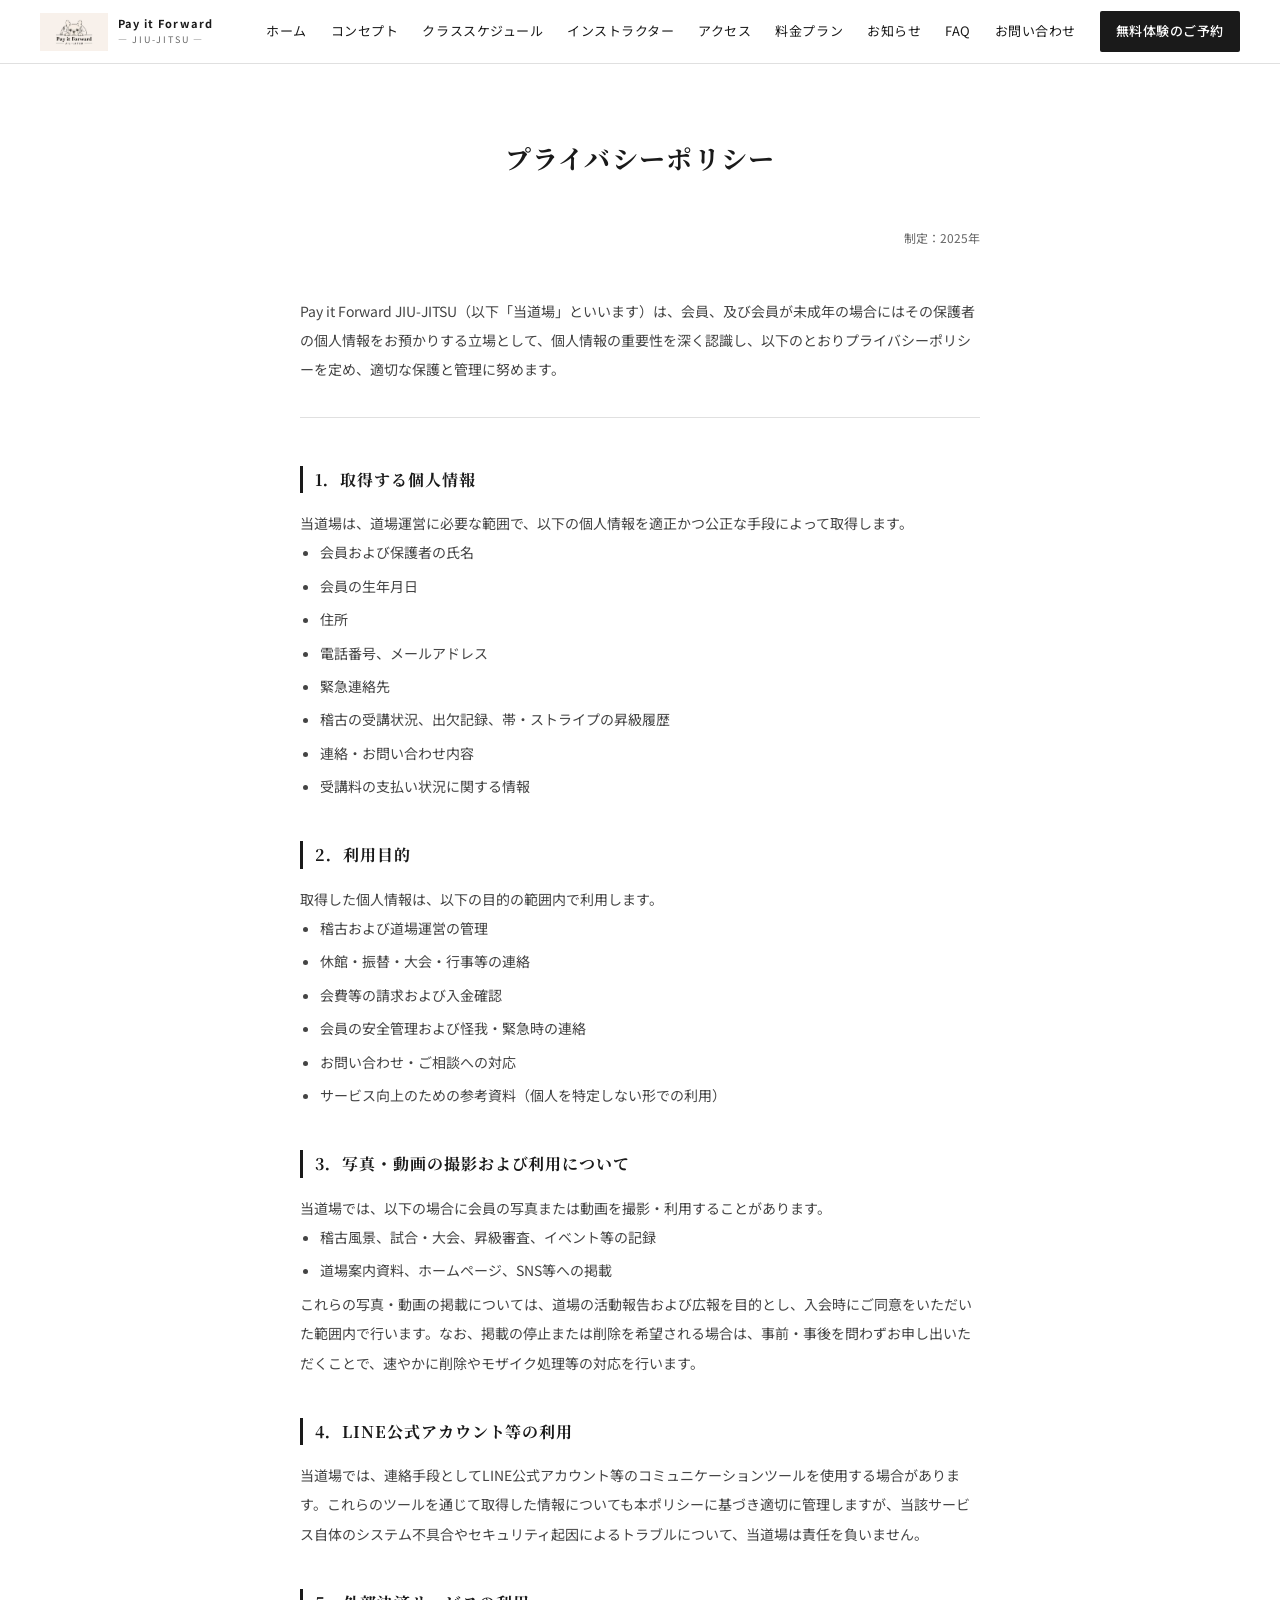
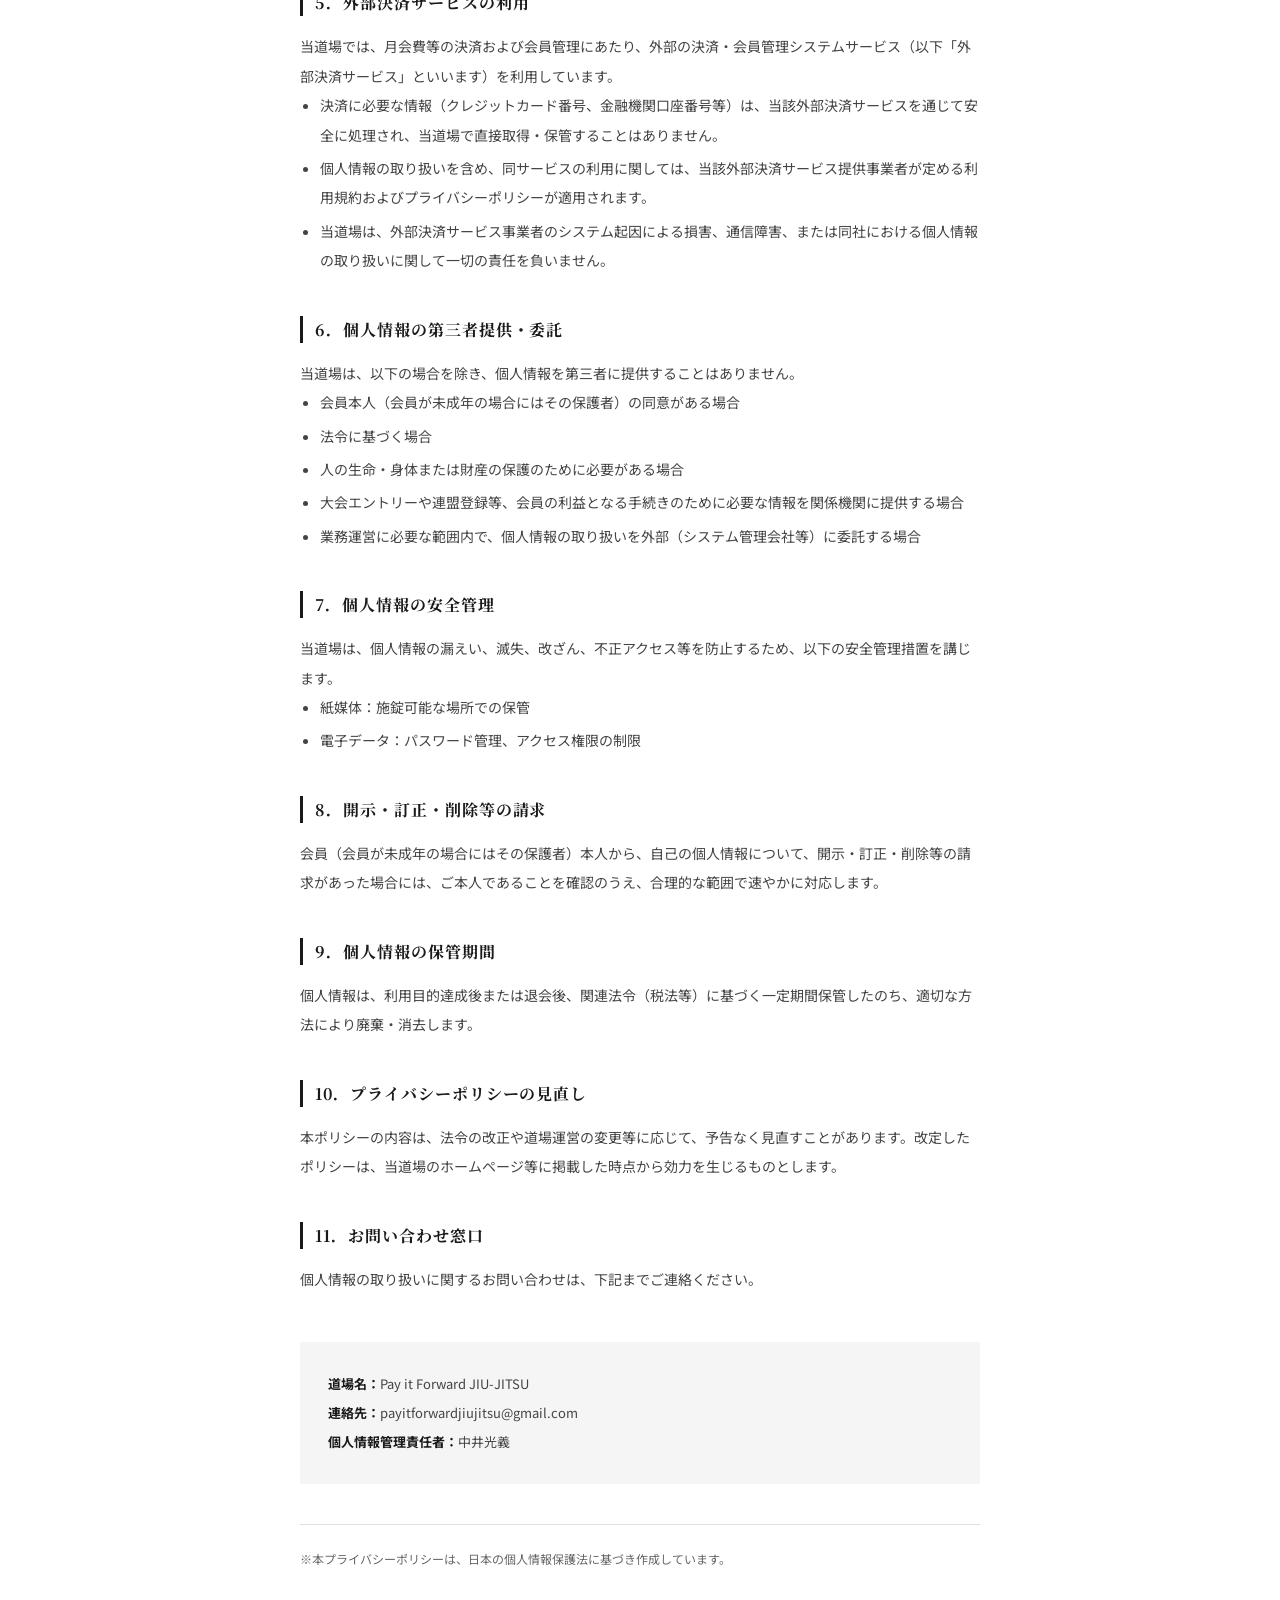
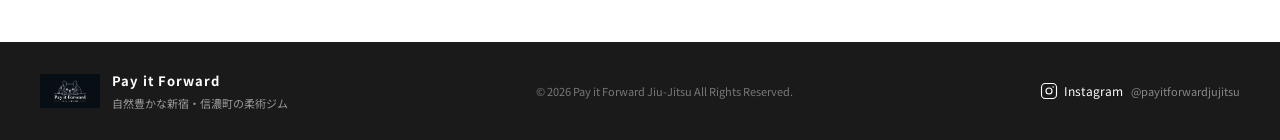
<file: privacy.html>
<!DOCTYPE html>
<html lang="ja">
<head>
    <meta charset="UTF-8">
  <meta name="color-scheme" content="light">
  <meta name="viewport" content="width=device-width, initial-scale=1.0">
  <meta name="description" content="Pay it Forward JIU-JITSUの個人情報保護方針。会員情報の取扱い、利用目的、安全管理について定めています。">
  <meta name="keywords" content="プライバシーポリシー,個人情報,柔術,信濃町">
  <meta name="robots" content="index, follow">
  <title>プライバシーポリシー｜Pay it Forward JIU-JITSU</title>

  <!-- OGP -->
  <meta property="og:type" content="website">
  <meta property="og:title" content="プライバシーポリシー｜Pay it Forward JIU-JITSU">
  <meta property="og:description" content="Pay it Forward JIU-JITSUの個人情報保護方針。会員情報の取扱い、利用目的、安全管理について定めています。">
  <meta property="og:url" content="https://payitforwardjiujitsu.com/privacy.html">
  <meta property="og:image" content="https://payitforwardjiujitsu.com/logo.png">
  <meta property="og:site_name" content="Pay it Forward JIU-JITSU">
  <meta property="og:locale" content="ja_JP">

  <!-- Twitter Card -->
  <meta name="twitter:card" content="summary">
  <meta name="twitter:title" content="プライバシーポリシー｜Pay it Forward JIU-JITSU">
  <meta name="twitter:description" content="Pay it Forward JIU-JITSUの個人情報保護方針。会員情報の取扱い、利用目的、安全管理について定めています。">
  <meta name="twitter:image" content="https://payitforwardjiujitsu.com/logo.png">

  <link rel="canonical" href="https://payitforwardjiujitsu.com/privacy.html">

  <!-- Favicon -->
  <link rel="icon" type="image/png" href="logo.png">
  <link rel="apple-touch-icon" href="logo.png">

  <!-- 表示速度最適化 -->
  <link rel="preconnect" href="https://fonts.googleapis.com">
  <link rel="preconnect" href="https://fonts.gstatic.com" crossorigin>
  <link rel="dns-prefetch" href="https://fonts.googleapis.com">

  <link rel="stylesheet" href="common.css">
  <style>
    .privacy-section {
      padding: 72px 40px;
      max-width: 760px;
      margin: 0 auto;
    }

    .privacy-updated {
      font-size: 12px;
      color: var(--gray-text);
      text-align: right;
      margin-bottom: 48px;
    }

    .privacy-intro {
      font-size: 14px;
      line-height: 2.1;
      color: #444;
      margin-bottom: 48px;
      padding-bottom: 32px;
      border-bottom: 1px solid var(--gray-mid);
    }

    .privacy-article {
      margin-bottom: 40px;
    }

    .privacy-article h2 {
      font-family: var(--font-serif);
      font-size: 16px;
      font-weight: 700;
      letter-spacing: 0.06em;
      margin-bottom: 16px;
      padding-left: 12px;
      border-left: 3px solid var(--black);
    }

    .privacy-article p,
    .privacy-article ul {
      font-size: 14px;
      line-height: 2.1;
      color: #444;
    }

    .privacy-article ul {
      padding-left: 20px;
      list-style: disc;
    }

    .privacy-article ul li {
      margin-bottom: 4px;
    }

    .privacy-contact {
      margin-top: 48px;
      padding: 28px;
      background: var(--gray-light);
      font-size: 13px;
      line-height: 2.2;
      color: #444;
    }

    .privacy-contact strong {
      font-weight: 700;
      color: var(--black);
    }

    .privacy-note {
      font-size: 12px;
      color: var(--gray-text);
      margin-top: 32px;
      padding-top: 24px;
      border-top: 1px solid var(--gray-mid);
    }

    @media (max-width: 768px) {
      .privacy-section { padding: 40px 20px; }
      .privacy-article h2 { font-size: 15px; }
    }
  </style>
</head>
<body>
  <div class="page-wrapper">

    <header class="site-header">
      <a href="index.html" class="site-logo">
        <img src="logo.png" alt="Pay it Forward Jiu-Jitsu ロゴ">
        <div><div class="logo-text">Pay it Forward</div><div class="logo-sub">— JIU-JITSU —</div></div>
      </a>
      <nav class="site-nav">
        <a href="index.html">ホーム</a>
        <a href="concept.html">コンセプト</a>
        <a href="schedule.html">クラススケジュール</a>
        <a href="instructor.html">インストラクター</a>
        <a href="access.html">アクセス</a>
        <a href="pricing.html">料金プラン</a>
        <a href="news.html">お知らせ</a>
        <a href="faq.html">FAQ</a>
        <a href="contact.html">お問い合わせ</a>
        <a href="contact.html" class="btn-cta">無料体験のご予約</a>
      </nav>
      <button class="hamburger" id="hamburger" aria-label="メニュー"><span></span><span></span><span></span></button>
    </header>

    <div class="mobile-menu" id="mobileMenu">
      <a href="index.html">ホーム</a>
      <a href="concept.html">コンセプト</a>
      <a href="schedule.html">クラススケジュール</a>
      <a href="instructor.html">インストラクター</a>
      <a href="access.html">アクセス</a>
      <a href="pricing.html">料金プラン</a>
      <a href="news.html">お知らせ</a>
      <a href="faq.html">FAQ</a>
      <a href="contact.html">お問い合わせ</a>
      <a href="contact.html" class="btn-cta">無料体験のご予約</a>
    </div>

    <main>
      <section class="privacy-section">
        <h1 class="section-title">プライバシーポリシー</h1>
        <p class="privacy-updated">制定：2025年</p>

        <p class="privacy-intro">
          Pay it Forward JIU-JITSU（以下「当道場」といいます）は、会員、及び会員が未成年の場合にはその保護者の個人情報をお預かりする立場として、個人情報の重要性を深く認識し、以下のとおりプライバシーポリシーを定め、適切な保護と管理に努めます。
        </p>

        <div class="privacy-article">
          <h2>1．取得する個人情報</h2>
          <p>当道場は、道場運営に必要な範囲で、以下の個人情報を適正かつ公正な手段によって取得します。</p>
          <ul>
            <li>会員および保護者の氏名</li>
            <li>会員の生年月日</li>
            <li>住所</li>
            <li>電話番号、メールアドレス</li>
            <li>緊急連絡先</li>
            <li>稽古の受講状況、出欠記録、帯・ストライプの昇級履歴</li>
            <li>連絡・お問い合わせ内容</li>
            <li>受講料の支払い状況に関する情報</li>
          </ul>
        </div>

        <div class="privacy-article">
          <h2>2．利用目的</h2>
          <p>取得した個人情報は、以下の目的の範囲内で利用します。</p>
          <ul>
            <li>稽古および道場運営の管理</li>
            <li>休館・振替・大会・行事等の連絡</li>
            <li>会費等の請求および入金確認</li>
            <li>会員の安全管理および怪我・緊急時の連絡</li>
            <li>お問い合わせ・ご相談への対応</li>
            <li>サービス向上のための参考資料（個人を特定しない形での利用）</li>
          </ul>
        </div>

        <div class="privacy-article">
          <h2>3．写真・動画の撮影および利用について</h2>
          <p>当道場では、以下の場合に会員の写真または動画を撮影・利用することがあります。</p>
          <ul>
            <li>稽古風景、試合・大会、昇級審査、イベント等の記録</li>
            <li>道場案内資料、ホームページ、SNS等への掲載</li>
          </ul>
          <p>これらの写真・動画の掲載については、道場の活動報告および広報を目的とし、入会時にご同意をいただいた範囲内で行います。なお、掲載の停止または削除を希望される場合は、事前・事後を問わずお申し出いただくことで、速やかに削除やモザイク処理等の対応を行います。</p>
        </div>

        <div class="privacy-article">
          <h2>4．LINE公式アカウント等の利用</h2>
          <p>当道場では、連絡手段としてLINE公式アカウント等のコミュニケーションツールを使用する場合があります。これらのツールを通じて取得した情報についても本ポリシーに基づき適切に管理しますが、当該サービス自体のシステム不具合やセキュリティ起因によるトラブルについて、当道場は責任を負いません。</p>
        </div>

        <div class="privacy-article">
          <h2>5．外部決済サービスの利用</h2>
          <p>当道場では、月会費等の決済および会員管理にあたり、外部の決済・会員管理システムサービス（以下「外部決済サービス」といいます）を利用しています。</p>
          <ul>
            <li>決済に必要な情報（クレジットカード番号、金融機関口座番号等）は、当該外部決済サービスを通じて安全に処理され、当道場で直接取得・保管することはありません。</li>
            <li>個人情報の取り扱いを含め、同サービスの利用に関しては、当該外部決済サービス提供事業者が定める利用規約およびプライバシーポリシーが適用されます。</li>
            <li>当道場は、外部決済サービス事業者のシステム起因による損害、通信障害、または同社における個人情報の取り扱いに関して一切の責任を負いません。</li>
          </ul>
        </div>

        <div class="privacy-article">
          <h2>6．個人情報の第三者提供・委託</h2>
          <p>当道場は、以下の場合を除き、個人情報を第三者に提供することはありません。</p>
          <ul>
            <li>会員本人（会員が未成年の場合にはその保護者）の同意がある場合</li>
            <li>法令に基づく場合</li>
            <li>人の生命・身体または財産の保護のために必要がある場合</li>
            <li>大会エントリーや連盟登録等、会員の利益となる手続きのために必要な情報を関係機関に提供する場合</li>
            <li>業務運営に必要な範囲内で、個人情報の取り扱いを外部（システム管理会社等）に委託する場合</li>
          </ul>
        </div>

        <div class="privacy-article">
          <h2>7．個人情報の安全管理</h2>
          <p>当道場は、個人情報の漏えい、滅失、改ざん、不正アクセス等を防止するため、以下の安全管理措置を講じます。</p>
          <ul>
            <li>紙媒体：施錠可能な場所での保管</li>
            <li>電子データ：パスワード管理、アクセス権限の制限</li>
          </ul>
        </div>

        <div class="privacy-article">
          <h2>8．開示・訂正・削除等の請求</h2>
          <p>会員（会員が未成年の場合にはその保護者）本人から、自己の個人情報について、開示・訂正・削除等の請求があった場合には、ご本人であることを確認のうえ、合理的な範囲で速やかに対応します。</p>
        </div>

        <div class="privacy-article">
          <h2>9．個人情報の保管期間</h2>
          <p>個人情報は、利用目的達成後または退会後、関連法令（税法等）に基づく一定期間保管したのち、適切な方法により廃棄・消去します。</p>
        </div>

        <div class="privacy-article">
          <h2>10．プライバシーポリシーの見直し</h2>
          <p>本ポリシーの内容は、法令の改正や道場運営の変更等に応じて、予告なく見直すことがあります。改定したポリシーは、当道場のホームページ等に掲載した時点から効力を生じるものとします。</p>
        </div>

        <div class="privacy-article">
          <h2>11．お問い合わせ窓口</h2>
          <p>個人情報の取り扱いに関するお問い合わせは、下記までご連絡ください。</p>
          <div class="privacy-contact">
            <strong>道場名：</strong>Pay it Forward JIU-JITSU<br>
            <strong>連絡先：</strong>payitforwardjiujitsu@gmail.com<br>
            <strong>個人情報管理責任者：</strong>中井光義
          </div>
        </div>

        <p class="privacy-note">※本プライバシーポリシーは、日本の個人情報保護法に基づき作成しています。</p>

      </section>
    </main>

    <footer class="site-footer">
      <div class="footer-logo">
        <img src="logo.png" alt="ロゴ">
        <div><div class="footer-logo-name">Pay it Forward</div><div class="footer-logo-tagline">自然豊かな新宿・信濃町の柔術ジム</div></div>
      </div>
      <div class="footer-copy">&copy; 2026 Pay it Forward Jiu-Jitsu All Rights Reserved.</div>
      <div class="footer-sns">
        <a href="https://www.instagram.com/payitforwardjiujitsu?igsh=d3Uzd296cXIxdXo=" target="_blank" rel="noopener">
          <svg width="18" height="18" viewBox="0 0 24 24" fill="none"><rect x="2" y="2" width="20" height="20" rx="5" stroke="white" stroke-width="1.5"/><circle cx="12" cy="12" r="4" stroke="white" stroke-width="1.5"/><circle cx="17.5" cy="6.5" r="1" fill="white"/></svg>
          Instagram
        </a>
        <span class="footer-sns-handle">@payitforwardjujitsu</span>
      </div>
    </footer>

  </div>
  <script>
    var ham = document.getElementById('hamburger');
    var menu = document.getElementById('mobileMenu');
    ham.addEventListener('click', function() { ham.classList.toggle('open'); menu.classList.toggle('open'); document.body.classList.toggle('menu-open'); });
    menu.querySelectorAll('a').forEach(function(a) { a.addEventListener('click', function() { ham.classList.remove('open'); menu.classList.remove('open'); document.body.classList.remove('menu-open'); }); });
  </script>
</body>
</html>
</file>
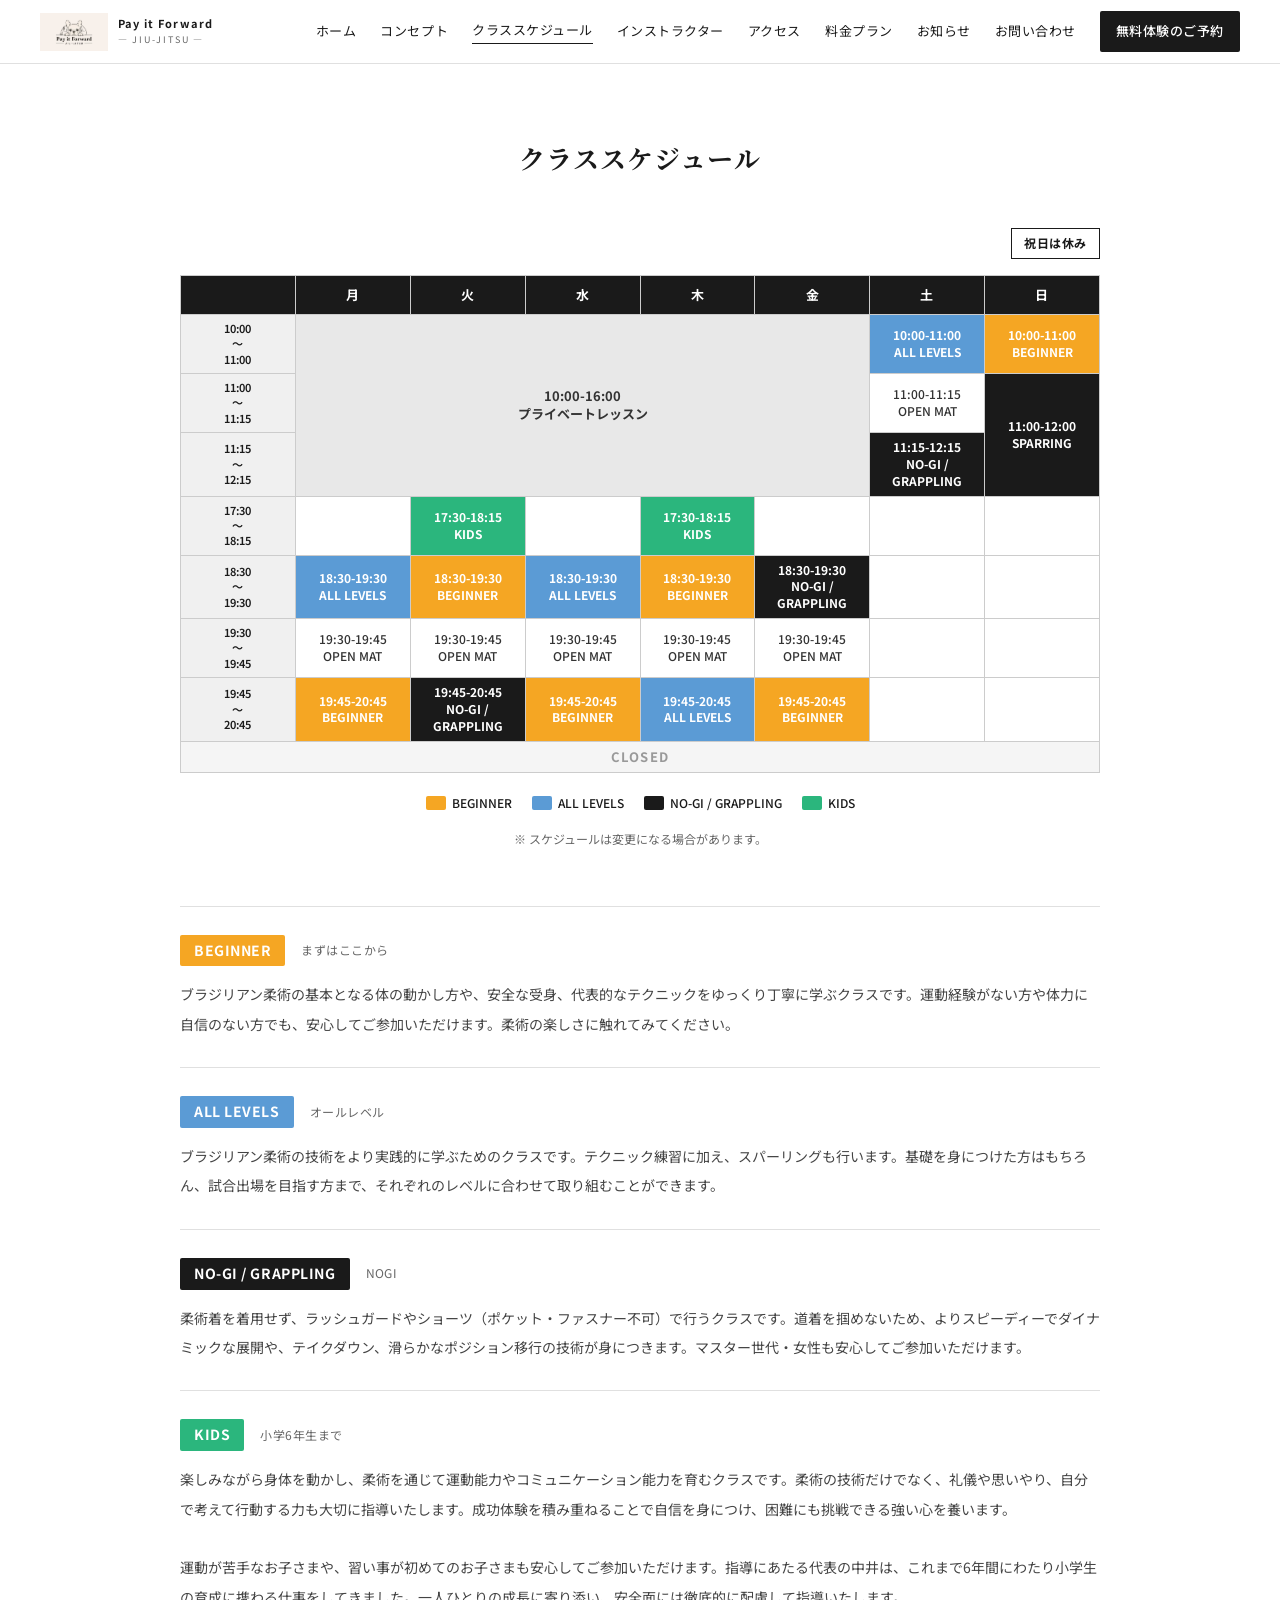
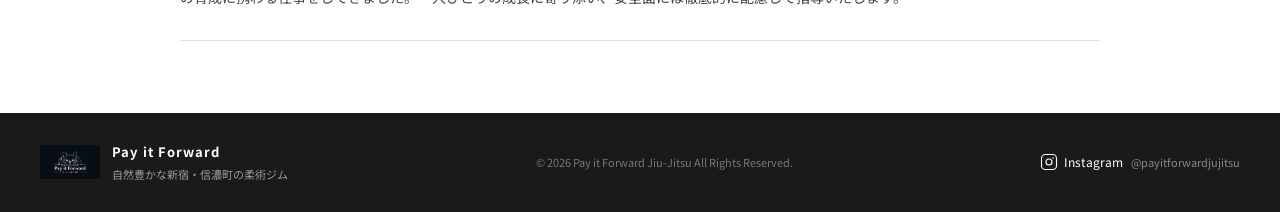
<file: schedule.html>
<!DOCTYPE html>
<html lang="ja">
<head>
    <meta charset="UTF-8">
  <meta name="color-scheme" content="light">
  <meta name="viewport" content="width=device-width, initial-scale=1.0">
  <meta name="description" content="BEGINNER・ALL LEVELS・NO-GI/GRAPPLING・KIDS・OPEN MATの週間スケジュール。平日夜・土日も開催。信濃町駅徒歩30秒。">
  <meta name="keywords" content="柔術,スケジュール,クラス,ビギナー,オールレベル,ノーギ,グラップリング,キッズ,スパーリング,信濃町">
  <meta name="robots" content="index, follow">
  <title>クラススケジュール｜Pay it Forward JIU-JITSU</title>

  <!-- OGP -->
  <meta property="og:type" content="website">
  <meta property="og:title" content="クラススケジュール｜Pay it Forward JIU-JITSU">
  <meta property="og:description" content="BEGINNER・ALL LEVELS・NO-GI/GRAPPLING・KIDS・OPEN MATの週間スケジュール。平日夜・土日も開催。信濃町駅徒歩30秒。">
  <meta property="og:url" content="https://payitforwardjiujitsu.com/schedule.html">
  <meta property="og:image" content="https://payitforwardjiujitsu.com/logo.png">
  <meta property="og:site_name" content="Pay it Forward JIU-JITSU">
  <meta property="og:locale" content="ja_JP">

  <!-- Twitter Card -->
  <meta name="twitter:card" content="summary">
  <meta name="twitter:title" content="クラススケジュール｜Pay it Forward JIU-JITSU">
  <meta name="twitter:description" content="BEGINNER・ALL LEVELS・NO-GI/GRAPPLING・KIDS・OPEN MATの週間スケジュール。平日夜・土日も開催。信濃町駅徒歩30秒。">
  <meta name="twitter:image" content="https://payitforwardjiujitsu.com/logo.png">

  <link rel="canonical" href="https://payitforwardjiujitsu.com/schedule.html">

  <!-- Favicon -->
  <link rel="icon" type="image/png" href="logo.png">
  <link rel="apple-touch-icon" href="logo.png">

  <!-- 表示速度最適化 -->
  <link rel="preconnect" href="https://fonts.googleapis.com">
  <link rel="preconnect" href="https://fonts.gstatic.com" crossorigin>
  <link rel="dns-prefetch" href="https://fonts.googleapis.com">

  <link rel="stylesheet" href="common.css">
  <style>
    .schedule-section {
      padding: 72px 40px;
      max-width: 1000px;
      margin: 0 auto;
    }

    .schedule-note-top {
      display: flex;
      justify-content: flex-end;
      margin-bottom: 16px;
    }

    .schedule-holiday-badge {
      border: 1.5px solid var(--black);
      font-size: 12px;
      font-weight: 700;
      padding: 4px 12px;
      letter-spacing: 0.05em;
    }

    /* ===== テーブルラッパー（横スクロール） ===== */
    .table-wrapper {
      overflow-x: auto;
      -webkit-overflow-scrolling: touch;
    }

    /* ===== スケジュールテーブル ===== */
    .schedule-table {
      width: 100%;
      min-width: 700px;
      border-collapse: collapse;
      font-size: 12px;
      table-layout: fixed;
    }

    .schedule-table th,
    .schedule-table td {
      border: 1px solid #ccc;
      text-align: center;
      vertical-align: middle;
      padding: 6px 4px;
      line-height: 1.4;
    }

    /* ヘッダー行 */
    .schedule-table thead th {
      background: var(--black);
      color: var(--white);
      font-weight: 700;
      font-size: 13px;
      padding: 10px 4px;
      letter-spacing: 0.04em;
    }

    /* 時間列 */
    .col-time {
      background: #f0f0f0;
      font-size: 11px;
      font-weight: 600;
      white-space: nowrap;
      width: 90px;
    }

    /* 空セル */
    .empty { background: #fff; }

    /* プライベートレッスン（大きいセル） */
    .private {
      background: #e8e8e8;
      font-size: 13px;
      font-weight: 700;
      color: #333;
    }

    /* クラス色 */
    .basic    { background: #f5a623; color: #fff; font-weight: 700; }
    .regular  { background: #5b9bd5; color: #fff; font-weight: 700; }
    .grappling{ background: #1a1a1a; color: #fff; font-weight: 700; }
    .ladies   { background: #e91e8c; color: #fff; font-weight: 700; }
    .kids     { background: #2bb67d; color: #fff; font-weight: 700; }
    .openmat  { background: #fff; color: #333; font-weight: 500; }
    .closed   { background: #f5f5f5; color: #999; font-size: 13px; font-weight: 700; letter-spacing: 0.1em; }

    /* ===== 凡例 ===== */
    .schedule-legend {
      display: flex;
      gap: 20px;
      flex-wrap: wrap;
      margin-top: 20px;
      justify-content: center;
    }

    .legend-item {
      display: flex;
      align-items: center;
      gap: 6px;
      font-size: 12px;
      font-weight: 500;
    }

    .legend-dot {
      width: 20px;
      height: 14px;
      border-radius: 2px;
      flex-shrink: 0;
    }

    .dot-basic    { background: #f5a623; }
    .dot-regular  { background: #5b9bd5; }
    .dot-grappling{ background: #1a1a1a; }
    .dot-ladies   { background: #e91e8c; }
    .dot-kids     { background: #2bb67d; }

    .schedule-footnote {
      font-size: 12px;
      color: var(--gray-text);
      margin-top: 16px;
      text-align: center;
    }

    /* ===== TABLET ===== */
    @media (max-width: 1024px) {
      .schedule-section { padding: 56px 24px; }
    }

    /* ===== SP ===== */
    @media (max-width: 768px) {
      .schedule-section { padding: 40px 16px; }
      .schedule-legend { gap: 12px; }
    }

    /* ===== クラス説明 ===== */
    .class-desc-section {
      margin-top: 56px;
      display: flex;
      flex-direction: column;
      gap: 0;
    }

    .class-desc-item {
      border-bottom: 1px solid var(--gray-mid);
      padding: 28px 0;
    }

    .class-desc-item:first-child {
      border-top: 1px solid var(--gray-mid);
    }

    .class-desc-header {
      display: flex;
      align-items: center;
      gap: 16px;
      margin-bottom: 14px;
      flex-wrap: wrap;
    }

    .class-desc-tag {
      font-size: 14px;
      font-weight: 700;
      letter-spacing: 0.04em;
      padding: 4px 14px;
      color: #fff;
      border-radius: 2px;
      white-space: nowrap;
    }

    .basic-header .class-desc-tag    { background: #f5a623; }
    .regular-header .class-desc-tag  { background: #5b9bd5; }
    .ladies-header .class-desc-tag   { background: #e91e8c; }
    .grappling-header .class-desc-tag{ background: #1a1a1a; }
    .kids-header .class-desc-tag     { background: #2bb67d; }

    .class-desc-target {
      font-size: 12px;
      color: var(--gray-text);
      letter-spacing: 0.04em;
    }

    .class-desc-body {
      font-size: 14px;
      line-height: 2.1;
      color: #444;
    }

    @media (max-width: 768px) {
      .class-desc-section { margin-top: 40px; }
      .class-desc-item { padding: 22px 0; }
      .class-desc-tag { font-size: 13px; }
      .class-desc-body { font-size: 13px; }
    }

    .swipe-hint {
      display: none;
      align-items: center;
      gap: 6px;
      font-size: 12px;
      color: #999;
      margin-bottom: 8px;
    }

    @media (max-width: 768px) {
      .swipe-hint { display: flex; }
    }
  </style>
</head>
<body>
  <div class="page-wrapper">

    <header class="site-header">
      <a href="index.html" class="site-logo">
        <img src="logo.png" alt="Pay it Forward Jiu-Jitsu ロゴ">
        <div><div class="logo-text">Pay it Forward</div><div class="logo-sub">— JIU-JITSU —</div></div>
      </a>
      <nav class="site-nav">
        <a href="index.html">ホーム</a>
        <a href="concept.html">コンセプト</a>
        <a href="schedule.html" class="active">クラススケジュール</a>
        <a href="instructor.html">インストラクター</a>
        <a href="access.html">アクセス</a>
        <a href="pricing.html">料金プラン</a>
        <a href="news.html">お知らせ</a>
        <a href="contact.html">お問い合わせ</a>
        <a href="contact.html" class="btn-cta">無料体験のご予約</a>
      </nav>
      <button class="hamburger" id="hamburger" aria-label="メニュー"><span></span><span></span><span></span></button>
    </header>

    <div class="mobile-menu" id="mobileMenu">
      <a href="index.html">ホーム</a>
      <a href="concept.html">コンセプト</a>
      <a href="schedule.html">クラススケジュール</a>
      <a href="instructor.html">インストラクター</a>
      <a href="access.html">アクセス</a>
      <a href="pricing.html">料金プラン</a>
      <a href="news.html">お知らせ</a>
      <a href="contact.html">お問い合わせ</a>
      <a href="contact.html" class="btn-cta">無料体験のご予約</a>
    </div>

    <main>
      <section class="schedule-section">
        <h1 class="section-title">クラススケジュール</h1>

        <div class="schedule-note-top">
          <span class="schedule-holiday-badge">祝日は休み</span>
        </div>

        <div class="swipe-hint">
          <svg width="16" height="16" viewBox="0 0 16 16" fill="none"><path d="M3 8h10M9 4l4 4-4 4" stroke="#999" stroke-width="1.3" stroke-linecap="round" stroke-linejoin="round"/></svg>
          右にスライド
        </div>
        <div class="table-wrapper">
          <table class="schedule-table">
            <thead>
              <tr>
                <th></th>
                <th>月</th>
                <th>火</th>
                <th>水</th>
                <th>木</th>
                <th>金</th>
                <th>土</th>
                <th>日</th>
              </tr>
            </thead>
            <tbody>

              <!-- 土日午前 / 平日はプライベートレッスン -->
              <tr>
                <td class="col-time">10:00<br>〜<br>11:00</td>
                <td class="private" rowspan="3" colspan="5">10:00-16:00<br>プライベートレッスン</td>
                <td class="regular">10:00-11:00<br>ALL LEVELS</td>
                <td class="basic">10:00-11:00<br>BEGINNER</td>
              </tr>

              <tr>
                <td class="col-time">11:00<br>〜<br>11:15</td>
                <td class="openmat">11:00-11:15<br>OPEN MAT</td>
                <td class="grappling" rowspan="2">11:00-12:00<br>SPARRING</td>
              </tr>

              <tr>
                <td class="col-time">11:15<br>〜<br>12:15</td>
                <td class="grappling">11:15-12:15<br>NO-GI / GRAPPLING</td>
              </tr>

              <!-- KIDS -->
              <tr>
                <td class="col-time">17:30<br>〜<br>18:15</td>
                <td class="empty"></td>
                <td class="kids">17:30-18:15<br>KIDS</td>
                <td class="empty"></td>
                <td class="kids">17:30-18:15<br>KIDS</td>
                <td class="empty"></td>
                <td class="empty"></td>
                <td class="empty"></td>
              </tr>

              <!-- 18:30〜第1コマ -->
              <tr>
                <td class="col-time">18:30<br>〜<br>19:30</td>
                <td class="regular">18:30-19:30<br>ALL LEVELS</td>
                <td class="basic">18:30-19:30<br>BEGINNER</td>
                <td class="regular">18:30-19:30<br>ALL LEVELS</td>
                <td class="basic">18:30-19:30<br>BEGINNER</td>
                <td class="grappling">18:30-19:30<br>NO-GI / GRAPPLING</td>
                <td class="empty"></td>
                <td class="empty"></td>
              </tr>

              <!-- オープンマット -->
              <tr>
                <td class="col-time">19:30<br>〜<br>19:45</td>
                <td class="openmat">19:30-19:45<br>OPEN MAT</td>
                <td class="openmat">19:30-19:45<br>OPEN MAT</td>
                <td class="openmat">19:30-19:45<br>OPEN MAT</td>
                <td class="openmat">19:30-19:45<br>OPEN MAT</td>
                <td class="openmat">19:30-19:45<br>OPEN MAT</td>
                <td class="empty"></td>
                <td class="empty"></td>
              </tr>

              <!-- 19:45〜第2コマ -->
              <tr>
                <td class="col-time">19:45<br>〜<br>20:45</td>
                <td class="basic">19:45-20:45<br>BEGINNER</td>
                <td class="grappling">19:45-20:45<br>NO-GI / GRAPPLING</td>
                <td class="basic">19:45-20:45<br>BEGINNER</td>
                <td class="regular">19:45-20:45<br>ALL LEVELS</td>
                <td class="basic">19:45-20:45<br>BEGINNER</td>
                <td class="empty"></td>
                <td class="empty"></td>
              </tr>

              <!-- CLOSED -->
              <tr>
                <td colspan="8" class="closed">CLOSED</td>
              </tr>

            </tbody>
          </table>
        </div>

        <!-- 凡例 -->
        <div class="schedule-legend">
          <div class="legend-item"><span class="legend-dot dot-basic"></span>BEGINNER</div>
          <div class="legend-item"><span class="legend-dot dot-regular"></span>ALL LEVELS</div>
          <div class="legend-item"><span class="legend-dot dot-grappling"></span>NO-GI / GRAPPLING</div>
          <div class="legend-item"><span class="legend-dot dot-kids"></span>KIDS</div>
        </div>

        <p class="schedule-footnote">※ スケジュールは変更になる場合があります。</p>

        <!-- クラス説明 -->
        <div class="class-desc-section">

          <div class="class-desc-item">
            <div class="class-desc-header basic-header">
              <span class="class-desc-tag">BEGINNER</span>
              <span class="class-desc-target">まずはここから</span>
            </div>
            <p class="class-desc-body">ブラジリアン柔術の基本となる体の動かし方や、安全な受身、代表的なテクニックをゆっくり丁寧に学ぶクラスです。運動経験がない方や体力に自信のない方でも、安心してご参加いただけます。柔術の楽しさに触れてみてください。</p>
          </div>

          <div class="class-desc-item">
            <div class="class-desc-header regular-header">
              <span class="class-desc-tag">ALL LEVELS</span>
              <span class="class-desc-target">オールレベル</span>
            </div>
            <p class="class-desc-body">ブラジリアン柔術の技術をより実践的に学ぶためのクラスです。テクニック練習に加え、スパーリングも行います。基礎を身につけた方はもちろん、試合出場を目指す方まで、それぞれのレベルに合わせて取り組むことができます。</p>
          </div>


          <div class="class-desc-item">
            <div class="class-desc-header grappling-header">
              <span class="class-desc-tag">NO-GI / GRAPPLING</span>
              <span class="class-desc-target">NOGI</span>
            </div>
            <p class="class-desc-body">柔術着を着用せず、ラッシュガードやショーツ（ポケット・ファスナー不可）で行うクラスです。道着を掴めないため、よりスピーディーでダイナミックな展開や、テイクダウン、滑らかなポジション移行の技術が身につきます。マスター世代・女性も安心してご参加いただけます。</p>
          </div>

          <div class="class-desc-item">
            <div class="class-desc-header kids-header">
              <span class="class-desc-tag">KIDS</span>
              <span class="class-desc-target">小学6年生まで</span>
            </div>
            <p class="class-desc-body">楽しみながら身体を動かし、柔術を通じて運動能力やコミュニケーション能力を育むクラスです。柔術の技術だけでなく、礼儀や思いやり、自分で考えて行動する力も大切に指導いたします。成功体験を積み重ねることで自信を身につけ、困難にも挑戦できる強い心を養います。<br><br>運動が苦手なお子さまや、習い事が初めてのお子さまも安心してご参加いただけます。指導にあたる代表の中井は、これまで6年間にわたり小学生の育成に携わる仕事をしてきました。一人ひとりの成長に寄り添い、安全面には徹底的に配慮して指導いたします。</p>
          </div>

        </div>

      </section>
    </main>

    <footer class="site-footer">
      <div class="footer-logo">
        <img src="logo.png" alt="ロゴ">
        <div><div class="footer-logo-name">Pay it Forward</div><div class="footer-logo-tagline">自然豊かな新宿・信濃町の柔術ジム</div></div>
      </div>
      <div class="footer-copy">&copy; 2026 Pay it Forward Jiu-Jitsu All Rights Reserved.</div>
      <div class="footer-sns">
        <a href="https://www.instagram.com/payitforwardjiujitsu?igsh=d3Uzd296cXIxdXo=" target="_blank" rel="noopener">
          <svg width="18" height="18" viewBox="0 0 24 24" fill="none"><rect x="2" y="2" width="20" height="20" rx="5" stroke="white" stroke-width="1.5"/><circle cx="12" cy="12" r="4" stroke="white" stroke-width="1.5"/><circle cx="17.5" cy="6.5" r="1" fill="white"/></svg>
          Instagram
        </a>
        <span class="footer-sns-handle">@payitforwardjujitsu</span>
      </div>
    </footer>

  </div>
  <script>
    var ham = document.getElementById('hamburger');
    var menu = document.getElementById('mobileMenu');
    ham.addEventListener('click', function() { ham.classList.toggle('open'); menu.classList.toggle('open'); document.body.classList.toggle('menu-open'); });
    menu.querySelectorAll('a').forEach(function(a) { a.addEventListener('click', function() { ham.classList.remove('open'); menu.classList.remove('open'); document.body.classList.remove('menu-open'); }); });
  </script>
</body>
</html>
</file>
<file: common.css>
/* ===== GOOGLE FONTS ===== */
@import url('https://fonts.googleapis.com/css2?family=Noto+Sans+JP:wght@300;400;500;700&family=Noto+Serif+JP:wght@400;700&display=swap');

/* ===== RESET & BASE ===== */
*, *::before, *::after { box-sizing: border-box; margin: 0; padding: 0; }

:root {
  --black: #1a1a1a;
  --white: #ffffff;
  --gray-light: #f5f5f5;
  --gray-mid: #e0e0e0;
  --gray-text: #666666;
  --font-serif: 'Noto Serif JP', 'Georgia', serif;
  --font-sans: 'Noto Sans JP', 'Helvetica Neue', sans-serif;
  --header-h: 64px;
}

html {
  font-size: 16px;
  scroll-behavior: smooth;
  color-scheme: light only;
}

body {
  font-family: var(--font-sans);
  color: #1a1a1a;
  background-color: #ffffff;
  line-height: 1.7;
  overflow-x: hidden;
  -webkit-font-smoothing: antialiased;
}

/* ダークモード完全無効化
   ※ここに `* { background-color: inherit }` を書かないこと。
     全要素が親の背景色を継承してしまい、写真の上に乗せた文字ブロックが
     不透明なベタ塗りの箱になってヒーローが崩れる（iPhoneのダークモードで発生） */
@media (prefers-color-scheme: dark) {
  html { color-scheme: light; }
  body { background-color: #ffffff !important; color: #1a1a1a !important; }
}

img { max-width: 100%; height: auto; display: block; }
a { color: inherit; text-decoration: none; }
ul { list-style: none; }

/* ===== HEADER ===== */
.site-header {
  display: flex;
  align-items: center;
  justify-content: space-between;
  padding: 0 40px;
  height: var(--header-h);
  border-bottom: 1px solid var(--gray-mid);
  background: var(--white);
  position: sticky;
  top: 0;
  z-index: 200;
}

.site-logo {
  display: flex;
  align-items: center;
  gap: 10px;
  flex-shrink: 0;
}

.site-logo img { height: 38px; width: auto; }

.logo-text {
  font-size: 11px;
  font-weight: 700;
  letter-spacing: 0.1em;
  line-height: 1.4;
}

.logo-sub {
  font-size: 9px;
  letter-spacing: 0.2em;
  color: var(--gray-text);
}

/* ===== NAV (PC) ===== */
.site-nav {
  display: flex;
  align-items: center;
  gap: 24px;
}

.site-nav a {
  font-size: 13px;
  color: var(--black);
  letter-spacing: 0.04em;
  white-space: nowrap;
  transition: opacity 0.2s;
}

.site-nav a:hover { opacity: 0.5; }

.site-nav a.active {
  border-bottom: 1.5px solid var(--black);
  padding-bottom: 1px;
}

.btn-cta {
  background: var(--black);
  color: var(--white) !important;
  padding: 9px 16px;
  font-size: 12px;
  font-weight: 500;
  letter-spacing: 0.05em;
  white-space: nowrap;
  border-radius: 2px;
  transition: opacity 0.2s;
}

.btn-cta:hover { opacity: 0.7 !important; border-bottom: none !important; }

/* ===== HAMBURGER (SP/TAB) ===== */
.hamburger {
  display: none;
  flex-direction: column;
  justify-content: center;
  gap: 5px;
  width: 32px;
  height: 32px;
  cursor: pointer;
  background: none;
  border: none;
  padding: 4px;
  z-index: 300;
}

.hamburger span {
  display: block;
  height: 1.5px;
  background: var(--black);
  transition: all 0.3s;
  transform-origin: center;
}

.hamburger.open span:nth-child(1) { transform: translateY(6.5px) rotate(45deg); }
.hamburger.open span:nth-child(2) { opacity: 0; }
.hamburger.open span:nth-child(3) { transform: translateY(-6.5px) rotate(-45deg); }

/* ===== MOBILE MENU OVERLAY ===== */
.mobile-menu {
  display: none;
  position: fixed;
  inset: 0;
  background: var(--white);
  z-index: 150;
  flex-direction: column;
  align-items: center;
  justify-content: center;
  gap: 0;
  padding-top: var(--header-h);
}

.mobile-menu.open { display: flex; }

.mobile-menu a {
  font-size: 16px;
  font-weight: 500;
  letter-spacing: 0.08em;
  color: var(--black);
  width: 100%;
  max-width: 320px;
  padding: 18px 0;
  text-align: center;
  border-bottom: 1px solid var(--gray-mid);
}

.mobile-menu .btn-cta {
  margin-top: 32px;
  background: var(--black);
  color: var(--white) !important;
  border-radius: 2px;
  border-bottom: none !important;
  padding: 14px 32px;
  font-size: 14px;
  max-width: 280px;
}

/* ===== BUTTONS ===== */
.btn-primary {
  display: inline-flex;
  align-items: center;
  gap: 10px;
  background: var(--black);
  color: var(--white);
  padding: 14px 28px;
  font-size: 14px;
  font-weight: 500;
  letter-spacing: 0.08em;
  border: none;
  cursor: pointer;
  transition: opacity 0.2s;
  font-family: var(--font-sans);
}

.btn-primary:hover { opacity: 0.75; }

/* ===== SECTION TITLE ===== */
.section-title {
  font-family: var(--font-serif);
  font-size: 26px;
  font-weight: 700;
  letter-spacing: 0.05em;
  text-align: center;
  margin-bottom: 48px;
}

/* ===== PAGE WRAPPER ===== */
.page-wrapper { min-height: 100vh; display: flex; flex-direction: column; }
main { flex: 1; }

/* ===== FOOTER ===== */
.site-footer {
  background: var(--black);
  color: var(--white);
  padding: 28px 40px;
  display: flex;
  align-items: center;
  justify-content: space-between;
  gap: 16px;
  flex-wrap: wrap;
}

.footer-logo { display: flex; align-items: center; gap: 12px; }
.footer-logo img { height: 34px; filter: invert(1); }
.footer-logo-name { font-size: 13px; font-weight: 700; letter-spacing: 0.08em; }
.footer-logo-tagline { font-size: 11px; color: #999; margin-top: 2px; }
.footer-copy { font-size: 11px; color: #777; }

.footer-sns { display: flex; align-items: center; gap: 8px; }
.footer-sns a {
  display: flex; align-items: center; gap: 6px;
  font-size: 12px; color: var(--white);
  transition: opacity 0.2s;
}
.footer-sns a:hover { opacity: 0.7; }
.footer-sns-handle { font-size: 11px; color: #888; }

/* ===== HAMBURGER JS ===== */
/* toggled via JS: body.menu-open */
body.menu-open { overflow: hidden; }

/* ============================================================
   RESPONSIVE BREAKPOINTS
   PC:      1025px〜
   Tablet:  769px〜1024px
   SP:      〜768px
   ============================================================ */

/* ---------- Tablet ---------- */
/* 1200px以下：ヘッダーが横にはみ出して横スクロールが出るのを防ぐ */
@media (max-width: 1200px) {
  .site-header { padding: 0 24px; }
  .site-nav { gap: 14px; }
  .site-nav a { font-size: 12px; }
  .btn-cta { padding: 9px 12px; font-size: 11px; }
}

@media (max-width: 1024px) {
  .site-header { padding: 0 16px; }
  .site-nav { gap: 10px; }
  .site-nav a { font-size: 11px; }
  .site-header .btn-cta { display: none; }
  .site-footer { padding: 24px 24px; }
  .section-title { font-size: 24px; }
}

/* ---------- Tablet以下: ハンバーガー ---------- */
@media (max-width: 768px) {
  :root { --header-h: 56px; }
  .site-header { padding: 0 20px; }
  .site-nav { display: none; }
  .hamburger { display: flex; }
  .section-title { font-size: 20px; margin-bottom: 28px; }

  .site-footer {
    flex-direction: column;
    align-items: flex-start;
    gap: 16px;
    padding: 24px 20px;
  }

  .footer-copy { font-size: 10px; }
}

/* ---------- SP ---------- */
@media (max-width: 480px) {
  .btn-primary { font-size: 13px; padding: 12px 20px; }
}
</file>
